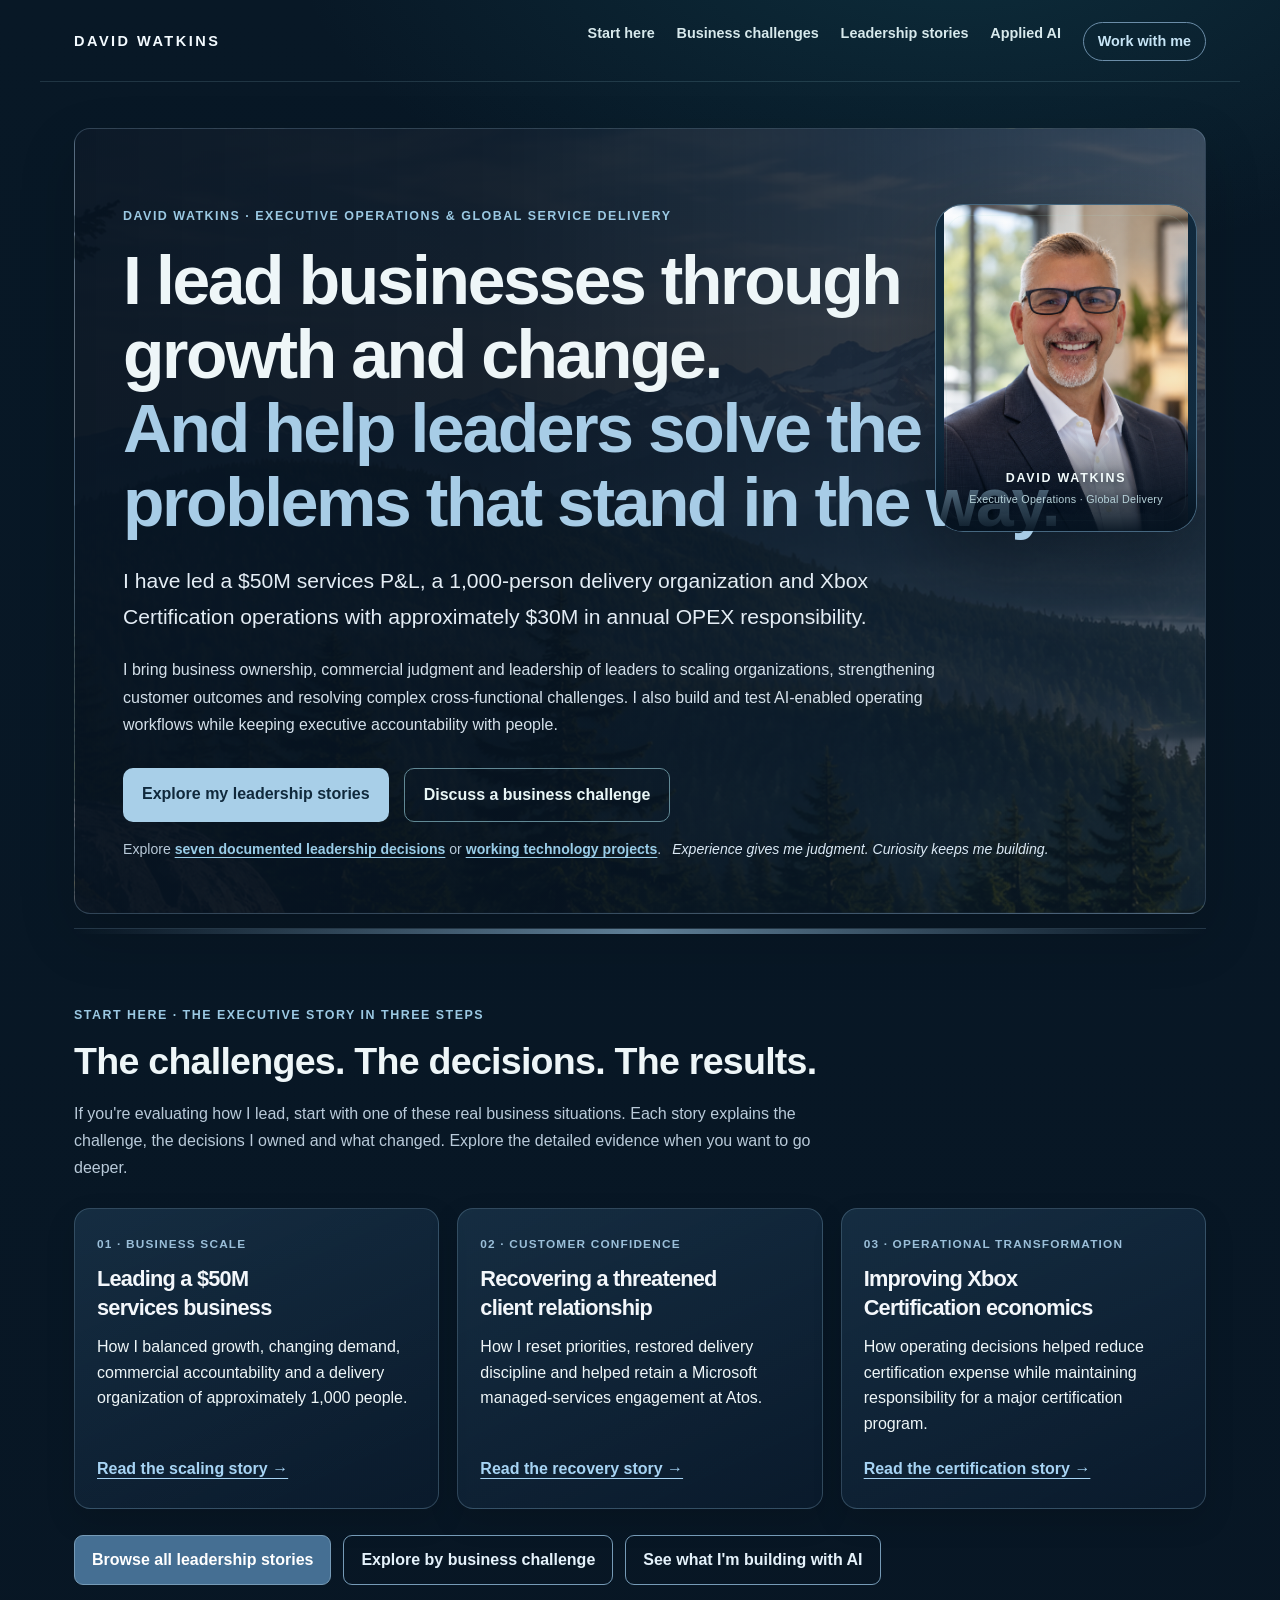
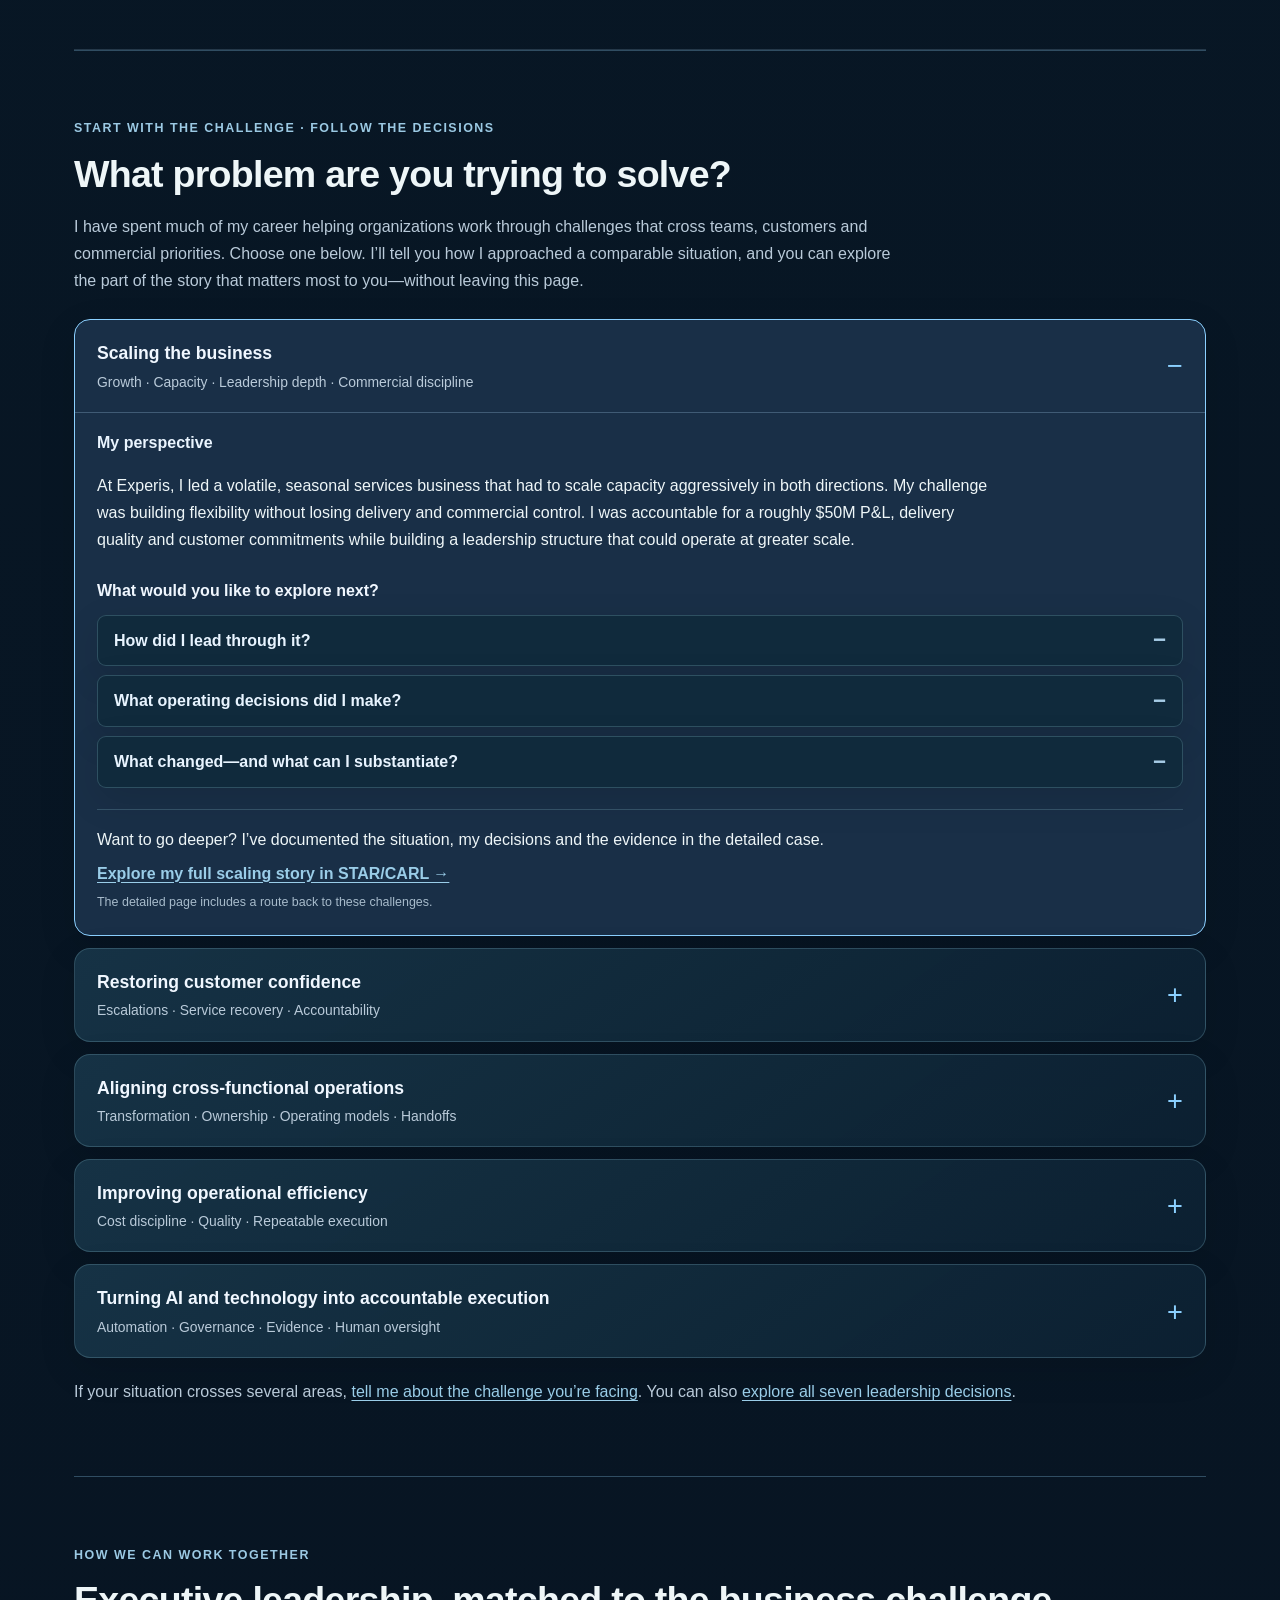
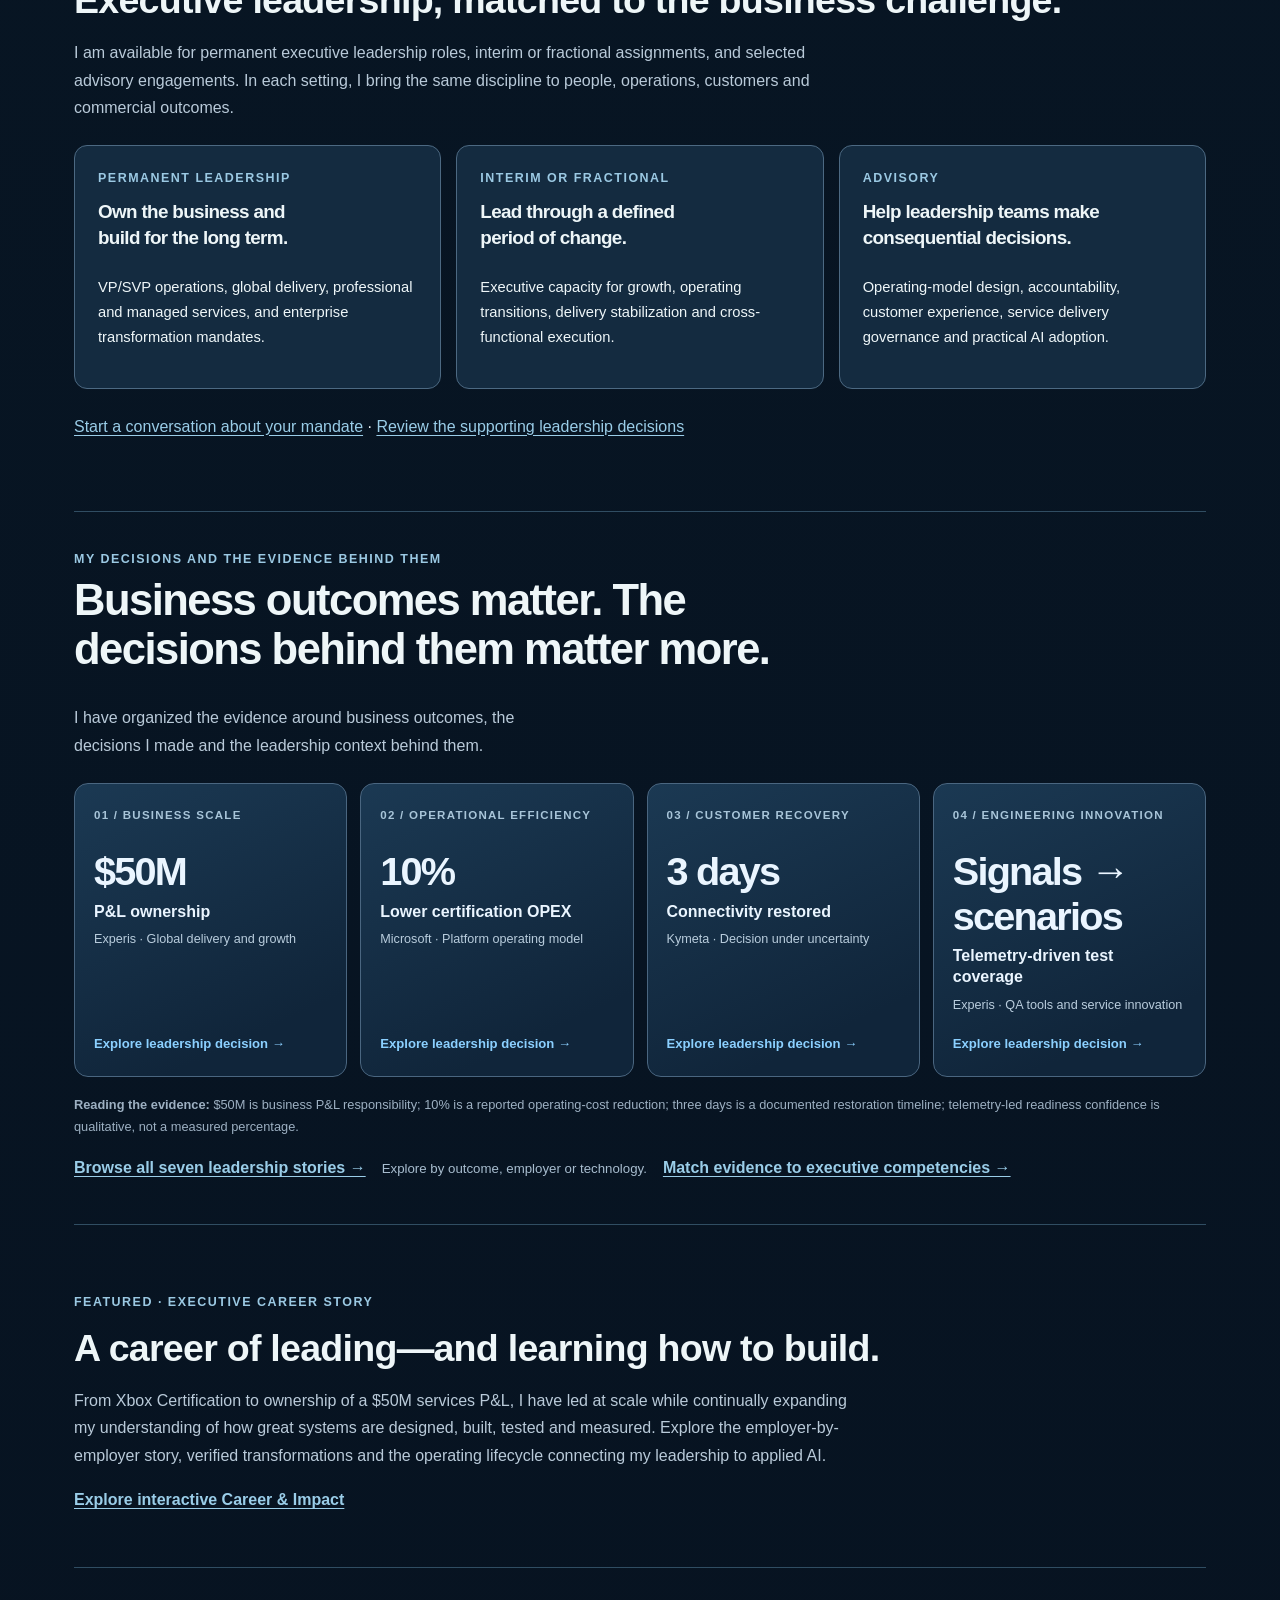
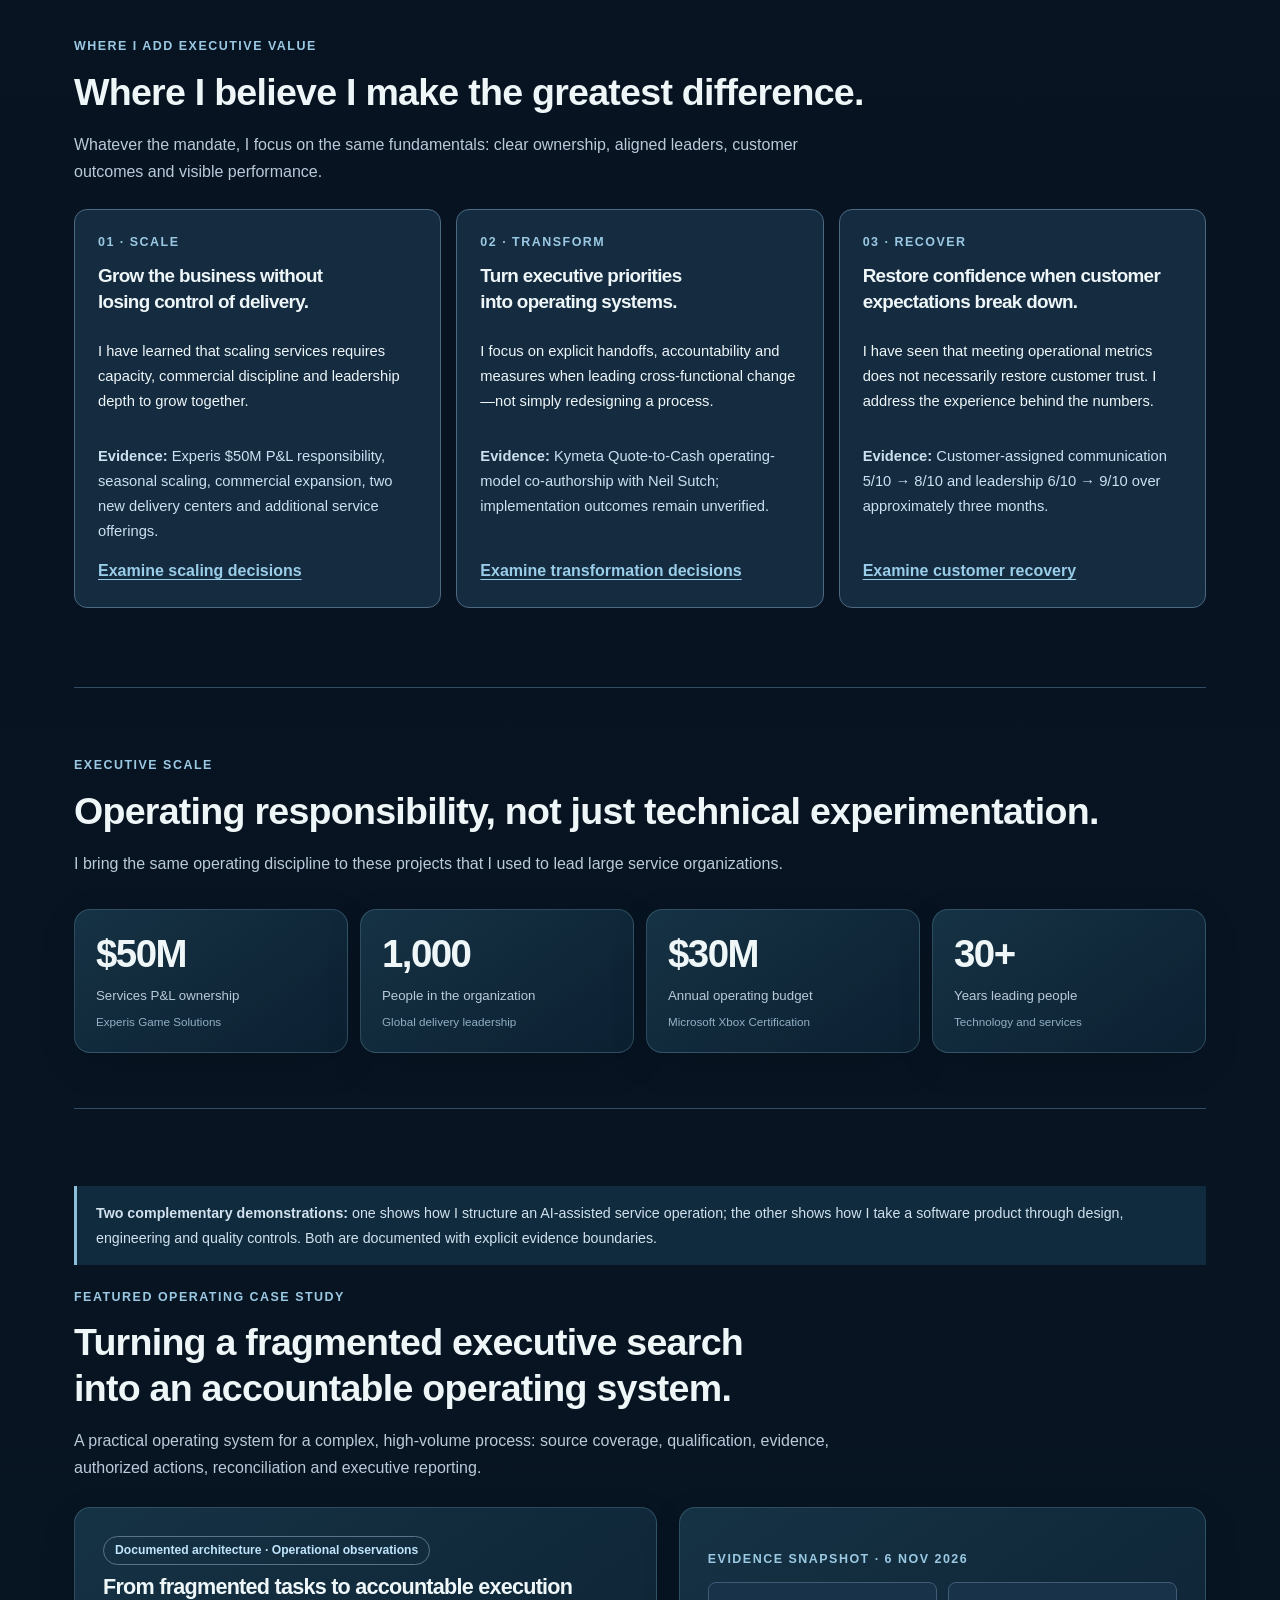
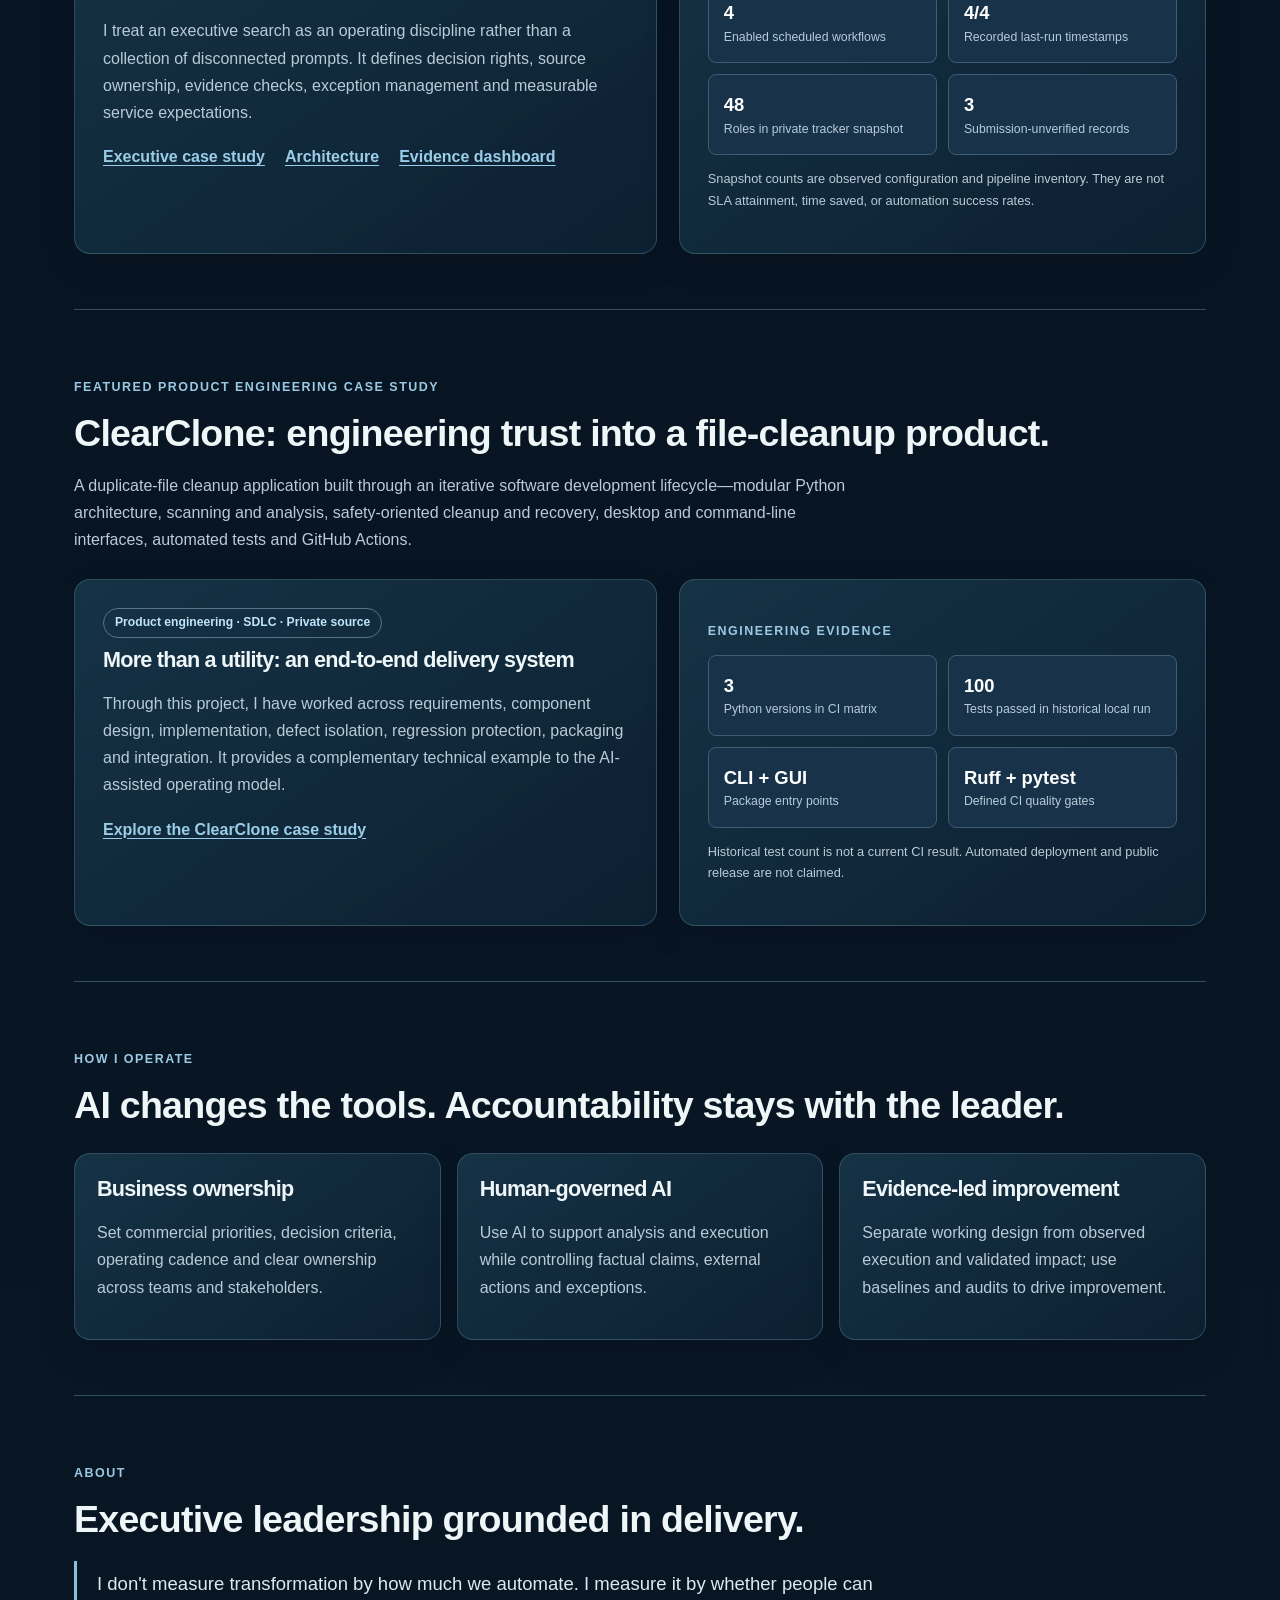
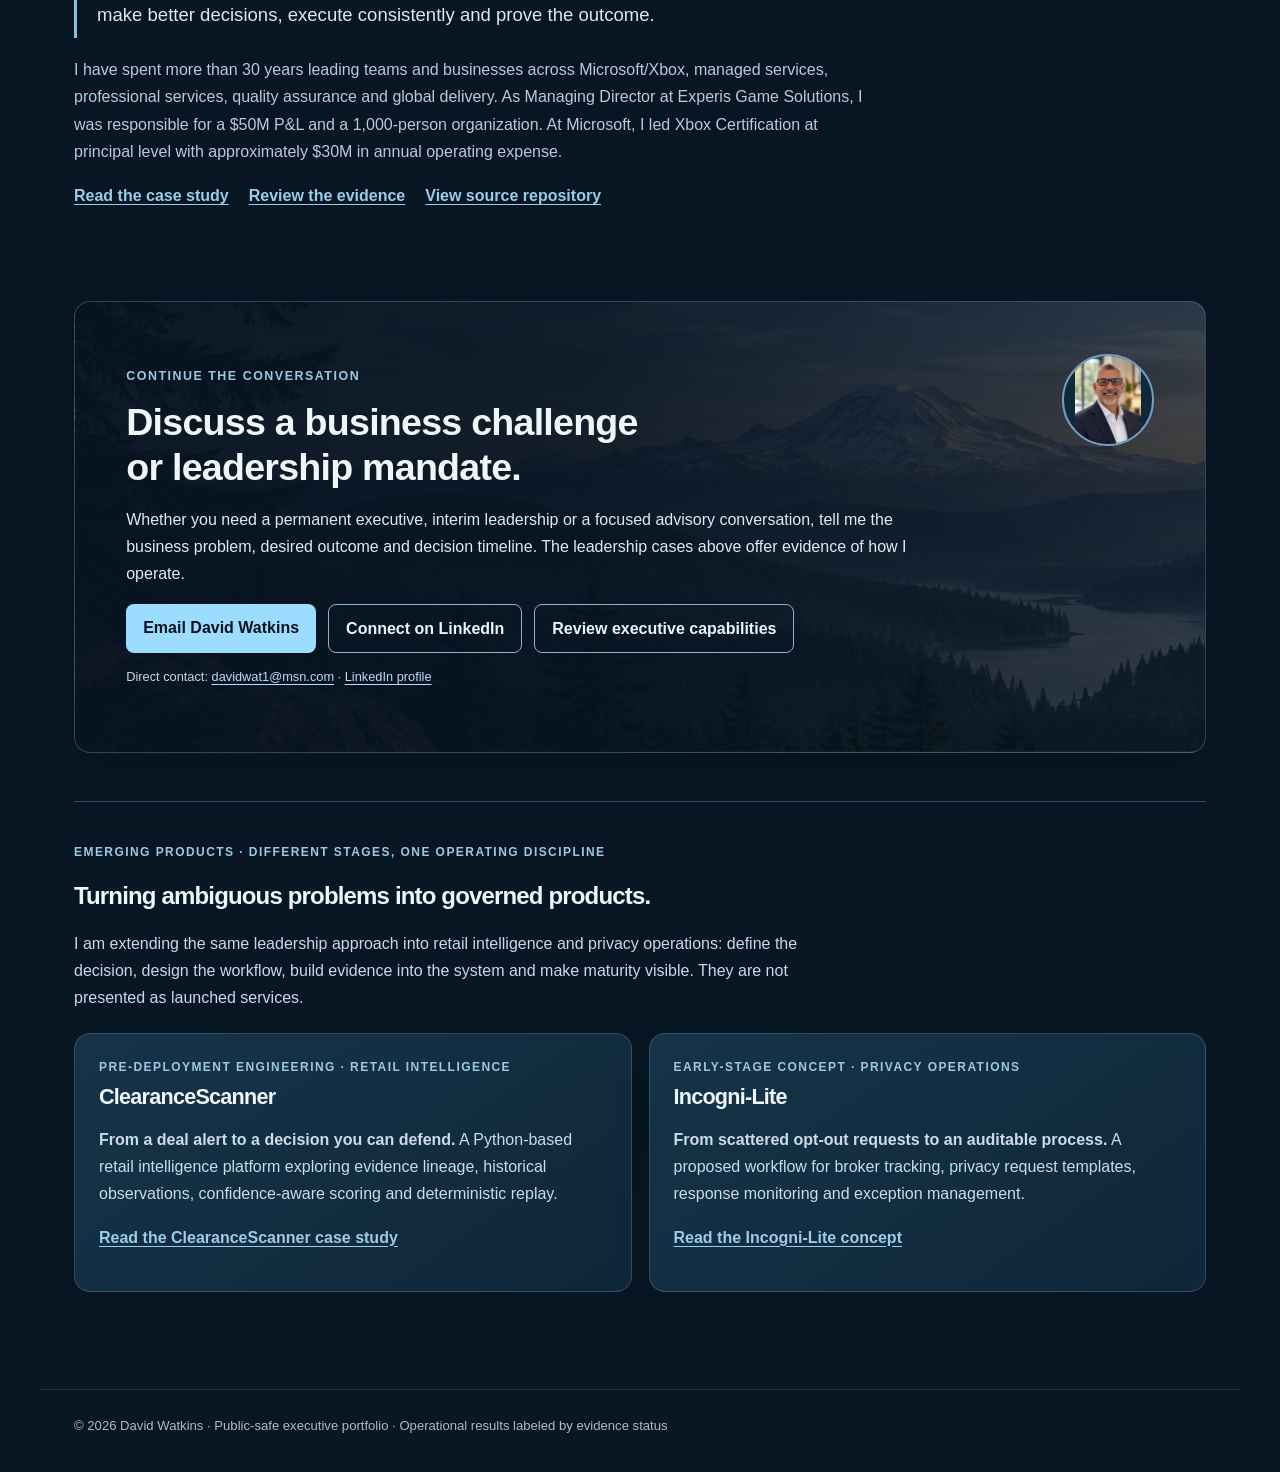
<file: index.html>
<!doctype html>
<html lang="en"><head><meta charset="utf-8"><meta name="viewport" content="width=device-width,initial-scale=1"><meta name="theme-color" content="#081321"><meta name="description" content="David Watkins | Executive leadership, global delivery, AI-enabled operating systems and accountable transformation."><title>David Watkins | Executive Operations & Applied AI</title>
<style>
:root{color-scheme:dark;--bg:#091321;--surface:#12243a;--surface2:#192f47;--ink:#edf5fc;--muted:#b9cad9;--accent:#8bd0ff;--line:#344a61;font-family:Arial,Helvetica,sans-serif}
*{box-sizing:border-box}html{scroll-behavior:smooth}body{margin:0;background:var(--bg);color:var(--ink);line-height:1.6}a{color:var(--accent)}a:focus-visible{outline:3px solid #fff;outline-offset:4px}header,main,footer{max-width:1160px;margin:auto;padding:24px 34px}header{display:flex;align-items:center;justify-content:space-between;border-bottom:1px solid var(--line)}.wordmark{font-size:.91rem;font-weight:800;letter-spacing:.13em}nav{display:flex;gap:24px;flex-wrap:wrap}nav a{color:#d7e6f2;text-decoration:none;font-size:.9rem}nav a:hover{text-decoration:underline}.hero{padding:74px 0 45px;position:relative;overflow:hidden}.hero:after{content:"";position:absolute;right:-130px;top:0;width:460px;height:460px;background:radial-gradient(circle,rgba(40,126,185,.16),transparent 67%);pointer-events:none}.eyebrow{color:var(--accent);font-size:.78rem;letter-spacing:.15em;text-transform:uppercase;font-weight:800}.hero h1{font-size:clamp(2.6rem,5.8vw,5rem);line-height:1.07;letter-spacing:-.035em;max-width:970px;margin:17px 0 24px}.hero h1 em{font-style:normal;color:var(--accent)}.lead{font-size:clamp(1.08rem,2vw,1.32rem);max-width:770px;color:#d0deea}.intro{max-width:810px;color:var(--muted)}.actions{display:flex;gap:15px;flex-wrap:wrap;margin-top:30px}.primary,.secondary{display:inline-block;text-decoration:none;border-radius:7px;padding:13px 19px;font-weight:700}.primary{background:var(--accent);color:#081321}.secondary{border:1px solid #7894ae;color:#dceaf5}.section{padding:44px 0;border-top:1px solid var(--line)}.section h2{font-size:clamp(1.65rem,3vw,2.35rem);line-height:1.2;margin:8px 0 15px;letter-spacing:-.02em}.section-intro{color:var(--muted);max-width:790px}.stats{display:grid;grid-template-columns:repeat(4,1fr);gap:12px;margin:32px 0 0}.stat{background:var(--surface);border:1px solid var(--line);padding:21px;border-radius:10px}.stat strong{display:block;font-size:clamp(1.55rem,3vw,2.45rem);line-height:1.2}.stat span{display:block;font-size:.83rem;color:var(--muted);margin-top:8px}.stat small{display:block;color:#91aec4;margin-top:6px;font-size:.73rem}.feature{display:grid;grid-template-columns:1.05fr .95fr;gap:22px;margin-top:26px}.panel{background:var(--surface);border:1px solid var(--line);border-radius:12px;padding:28px}.panel h3{font-size:1.35rem;line-height:1.25;margin:9px 0}.panel p,.panel li{color:var(--muted)}.tag{display:inline-block;border:1px solid #59738b;border-radius:40px;padding:4px 11px;color:#bfe4fb;font-size:.76rem;font-weight:700}.links{display:flex;gap:20px;flex-wrap:wrap;margin-top:18px}.links a{font-weight:700}.pipeline{display:grid;grid-template-columns:repeat(2,1fr);gap:11px}.pipeline div{border:1px solid #405b75;border-radius:8px;padding:15px;background:var(--surface2)}.pipeline b{display:block;font-size:1.15rem;color:#fff}.pipeline span{display:block;font-size:.77rem;color:var(--muted)}.cols{display:grid;grid-template-columns:repeat(3,1fr);gap:16px;margin-top:25px}.cols .panel{padding:22px}.cols h3{margin-top:0}.quote{border-left:3px solid var(--accent);padding:7px 0 7px 20px;font-size:1.16rem;color:#dce8f3;max-width:840px}.fine{color:#9db0c2;font-size:.8rem}footer{border-top:1px solid var(--line);color:#a7bbcb;font-size:.82rem;padding-top:25px;padding-bottom:36px}@media(max-width:760px){header{display:block;padding:18px 20px}nav{margin-top:12px;gap:15px}main,footer{padding-left:20px;padding-right:20px}.hero{padding-top:45px}.stats{grid-template-columns:repeat(2,1fr)}.feature,.cols{grid-template-columns:1fr}.panel{padding:20px}}@media(max-width:400px){.stats,.pipeline{grid-template-columns:1fr}}

/* Guided discovery: outcome-first, keyboard-accessible story routes */
.discovery{position:relative;padding:37px 0 43px;border-top:1px solid var(--line)}.discovery-head{display:flex;align-items:end;justify-content:space-between;gap:24px;flex-wrap:wrap}.discovery-head h2{font-size:clamp(1.8rem,3.4vw,2.75rem);line-height:1.13;margin:6px 0}.discovery-head p{max-width:510px;color:var(--muted);margin:0}.impact-grid{display:grid;grid-template-columns:repeat(4,minmax(0,1fr));gap:13px;margin-top:24px}.impact-link{position:relative;display:flex;flex-direction:column;min-height:235px;padding:22px 19px;background:linear-gradient(155deg,#1b3953,#10253a 80%);border:1px solid #4a6680;border-radius:14px;color:#eaf5ff;text-decoration:none;transition:transform .18s ease,border-color .18s ease,box-shadow .18s ease}.impact-link:hover{transform:translateY(-4px);border-color:#8bd0ff;box-shadow:0 14px 35px rgba(0,0,0,.25);color:#fff}.impact-link:focus-visible{outline:3px solid #8bd0ff;outline-offset:3px}.impact-kicker{color:#a8c5d9;font-size:.72rem;text-transform:uppercase;letter-spacing:.11em;font-weight:800}.impact-number{display:block;font-size:clamp(2rem,3.1vw,3.15rem);font-weight:800;letter-spacing:-.045em;line-height:1.12;margin:25px 0 8px}.impact-name{display:block;font-size:1rem;font-weight:800;line-height:1.3}.impact-context{display:block;color:#b9cddd;font-size:.79rem;margin-top:7px}.impact-open{margin-top:auto;padding-top:18px;font-size:.82rem;font-weight:800;color:#8bd0ff}.discovery-foot{display:flex;align-items:center;gap:16px;flex-wrap:wrap;margin-top:18px}.discovery-foot a{font-weight:800}.discovery-foot span{color:#a8bdcf;font-size:.83rem}@media(max-width:920px){.impact-grid{grid-template-columns:repeat(2,minmax(0,1fr))}.impact-link{min-height:200px}}@media(max-width:490px){.impact-grid{grid-template-columns:1fr}.impact-link{min-height:165px}.impact-number{margin:13px 0 8px}}@media(prefers-reduced-motion:reduce){.impact-link{transition:none}.impact-link:hover{transform:none}}
.hero-proof{font-size:.88rem;color:#b9cad9;margin:16px 0 0}.hero-proof a{font-weight:700}.hero-proof a:focus-visible{outline:3px solid #fff;outline-offset:3px}.hero-signature{display:inline-block;margin-left:7px;color:#dbe9f5;font-style:italic}.hero .lead{max-width:920px}.hero .intro{max-width:900px}.why-grid{display:grid;grid-template-columns:repeat(3,minmax(0,1fr));gap:15px;margin:24px 0}.why-card{padding:23px;background:#142b40;border:1px solid #4c6982;border-radius:13px;display:flex;flex-direction:column}.why-card h3{font-size:1.18rem;line-height:1.36;margin:10px 0}.why-card p{font-size:.92rem}.why-card .why-proof{color:#cce0ef}.why-card a{margin-top:auto;font-weight:800}.contact-section{border-top:1px solid #40576d;border-bottom:1px solid #40576d}.contact-actions{display:flex;gap:12px;flex-wrap:wrap}.contact-actions a{display:inline-block;text-decoration:none;padding:11px 17px;border-radius:8px;font-weight:800}.contact-actions .primary{background:#9cdcff;color:#091321}.contact-actions .secondary{border:1px solid #88b5d1;color:#e8f5ff}@media(max-width:800px){.why-grid{grid-template-columns:1fr}}@media(max-width:480px){.contact-actions{flex-direction:column}.contact-actions a{text-align:center}}
/* Problem-led executive discovery: native accessible disclosures, no scripting required */
.challenge-intro{max-width:830px;color:var(--muted)}.challenge-list{display:grid;gap:12px;margin-top:25px}.challenge-item{background:#142b40;border:1px solid #4c6982;border-radius:12px;overflow:hidden}.challenge-item[open]{border-color:#8bd0ff;background:#192f47}.challenge-item summary{cursor:pointer;list-style:none;padding:19px 22px;display:flex;align-items:center;gap:15px}.challenge-item summary::-webkit-details-marker{display:none}.challenge-item summary:focus-visible{outline:3px solid #fff;outline-offset:-4px}.challenge-label{flex:1;display:flex;flex-direction:column;gap:3px}.challenge-label strong{font-size:1.1rem;color:#f0f7ff}.challenge-label small{font-size:.87rem;color:#b9cad9}.challenge-item summary:after{content:"+";font-size:1.7rem;color:#8bd0ff;line-height:1}.challenge-item[open] summary:after{content:"−"}.challenge-body{padding:0 22px 22px;border-top:1px solid #405b75}.challenge-body p{max-width:900px}.challenge-body .challenge-outcome{color:#d7e9f5}.challenge-body a{font-weight:800}.challenge-prompt{font-weight:700;color:#eaf5ff}.challenge-footer{margin-top:20px;color:var(--muted)}

/* Guided narrative: one challenge, three optional in-place follow-ups */
.challenge-next{font-weight:800;color:#f0f7ff;margin:23px 0 11px}.challenge-paths{display:grid;gap:9px}.challenge-path{border:1px solid #526f89;border-radius:9px;background:#10263b}.challenge-path summary{padding:12px 16px;cursor:pointer;color:#e8f4ff;font-weight:700;list-style:none;display:flex;align-items:center;justify-content:space-between;gap:12px}.challenge-path summary::-webkit-details-marker{display:none}.challenge-path summary:after{content:"+";color:#8bd0ff;font-size:1.4rem}.challenge-path[open] summary:after{content:"−"}.challenge-path summary:focus-visible{outline:3px solid #fff;outline-offset:-3px}.challenge-path-answer{padding:0 16px 13px;border-top:1px solid #405b75}.challenge-path-answer p{margin-bottom:0;color:#d4e4f1}.challenge-deeper{border-top:1px solid #49627a;margin-top:21px;padding-top:12px}.challenge-deeper p{margin:4px 0 8px}.challenge-deeper a{font-weight:800}.challenge-return-note{display:block;color:#a7bbcb;font-size:.78rem;margin-top:7px}
</style><link rel="stylesheet" href="assets/portfolio-polish.css"></head>
<body><header><div class="wordmark">DAVID WATKINS</div><nav aria-label="Primary navigation"><a href="#start">Start here</a><a href="#challenges">Business challenges</a><a href="career.html#stories">Leadership stories</a><a href="#work">Applied AI</a><a class="nav-contact" href="#engage">Work with me</a></nav></header><main>
<section class="hero executive-hero"><div class="executive-identity executive-identity-photo"><img src="watkins%20executive%20headshot.png" alt="Professional portrait of David Watkins" width="480" height="600" decoding="async" fetchpriority="high"><span class="executive-identity-caption">DAVID WATKINS<br><small>Executive Operations · Global Delivery</small></span></div><p class="eyebrow">David Watkins · Executive operations &amp; global service delivery</p><h1>I lead businesses through growth and change.<br><em>And help leaders solve the problems that stand in the way.</em></h1><p class="lead">I have led a $50M services P&amp;L, a 1,000-person delivery organization and Xbox Certification operations with approximately $30M in annual OPEX responsibility.</p><p class="intro">I bring business ownership, commercial judgment and leadership of leaders to scaling organizations, strengthening customer outcomes and resolving complex cross-functional challenges. I also build and test AI-enabled operating workflows while keeping executive accountability with people.</p><div class="actions"><a class="primary" href="#start">Explore my leadership stories</a><a class="secondary" href="#connect">Discuss a business challenge</a></div><p class="hero-proof">Explore <a href="career.html#stories">seven documented leadership decisions</a> or <a href="#work">working technology projects</a>. <span class="hero-signature">Experience gives me judgment. Curiosity keeps me building.</span></p></section>
<section class="section story-journey" id="start" aria-labelledby="journey-title"><p class="eyebrow">Start here · The executive story in three steps</p><h2 id="journey-title">The challenges. The decisions. The results.</h2><p class="section-intro">If you're evaluating how I lead, start with one of these real business situations. Each story explains the challenge, the decisions I owned and what changed. Explore the detailed evidence when you want to go deeper.</p><div class="journey-grid"><article class="journey-card"><span class="journey-number">01 · Business scale</span><h3>Leading a $50M services business</h3><p>How I balanced growth, changing demand, commercial accountability and a delivery organization of approximately 1,000 people.</p><a href="career.html#story-scale">Read the scaling story →</a></article><article class="journey-card"><span class="journey-number">02 · Customer confidence</span><h3>Recovering a threatened client relationship</h3><p>How I reset priorities, restored delivery discipline and helped retain a Microsoft managed-services engagement at Atos.</p><a href="career.html#atos-recovery">Read the recovery story →</a></article><article class="journey-card"><span class="journey-number">03 · Operational transformation</span><h3>Improving Xbox Certification economics</h3><p>How operating decisions helped reduce certification expense while maintaining responsibility for a major certification program.</p><a href="career.html#story-certification">Read the certification story →</a></article></div><div class="journey-next"><a class="primary" href="career.html#stories">Browse all leadership stories</a><a class="secondary" href="#challenges">Explore by business challenge</a><a class="secondary" href="#work">See what I'm building with AI</a></div></section>
<section class="section" id="challenges" aria-labelledby="challenges-title"><p class="eyebrow">Start with the challenge · Follow the decisions</p><h2 id="challenges-title">What problem are you trying to solve?</h2><p class="challenge-intro">I have spent much of my career helping organizations work through challenges that cross teams, customers and commercial priorities. Choose one below. I’ll tell you how I approached a comparable situation, and you can explore the part of the story that matters most to you—without leaving this page.</p><div class="challenge-list"><details class="challenge-item" open><summary><span class="challenge-label"><strong>Scaling the business</strong><small>Growth · Capacity · Leadership depth · Commercial discipline</small></span></summary><div class="challenge-body"><p class="challenge-prompt">My perspective</p><p>At Experis, I led a volatile, seasonal services business that had to scale capacity aggressively in both directions. My challenge was building flexibility without losing delivery and commercial control. I was accountable for a roughly $50M P&amp;L, delivery quality and customer commitments while building a leadership structure that could operate at greater scale.</p><p class="challenge-next">What would you like to explore next?</p><div class="challenge-paths"><details class="challenge-path"><summary>How did I lead through it?</summary><div class="challenge-path-answer"><p>I led through eight senior leaders rather than pulling every decision upward. I set the business's delivery goals and expectations, established clear accountability, and used recurring operating reviews to keep everyone aligned. That gave my leaders the authority to make decisions while remaining accountable for the results.</p></div></details><details class="challenge-path"><summary>What operating decisions did I make?</summary><div class="challenge-path-answer"><p>I used biweekly workforce forecasting and monthly and quarterly business reviews to connect client demand, capacity planning, delivery risks and commercial commitments.</p></div></details><details class="challenge-path"><summary>What changed—and what can I substantiate?</summary><div class="challenge-path-answer"><p>I led an organization of approximately 1,000 people at scale, helped launch delivery centers in Milwaukee and Budapest, added Meta as a client, negotiated an exclusive services arrangement with Amazon, and expanded compatibility testing, data analytics and telemetry, and mobile game testing readiness services. Headcount varied with seasonal demand.</p></div></details></div><div class="challenge-deeper"><p>Want to go deeper? I’ve documented the situation, my decisions and the evidence in the detailed case.</p><a href="career.html#story-scale">Explore my full scaling story in STAR/CARL →</a><span class="challenge-return-note">The detailed page includes a route back to these challenges.</span></div></div></details><details class="challenge-item"><summary><span class="challenge-label"><strong>Restoring customer confidence</strong><small>Escalations · Service recovery · Accountability</small></span></summary><div class="challenge-body"><p class="challenge-prompt">My perspective</p><p>At Experis, I faced a situation where most delivery KPIs were being met, but the customer was dissatisfied. Unannounced resource changes and unclear expectations of customer-facing roles had damaged trust. I needed to address the experience behind the metrics.</p><p class="challenge-next">What would you like to explore next?</p><div class="challenge-paths"><details class="challenge-path"><summary>How did I lead through it?</summary><div class="challenge-path-answer"><p>I personally led a formal corrective action plan. I made it clear that customer confidence was a leadership responsibility, not simply a reporting issue.</p></div></details><details class="challenge-path"><summary>What operating decisions did I make?</summary><div class="challenge-path-answer"><p>I introduced advance discussions about proposed resource changes, clarified customer-facing role expectations and strengthened incident tracking and reporting.</p></div></details><details class="challenge-path"><summary>What changed—and what can I substantiate?</summary><div class="challenge-path-answer"><p>Over approximately three months, customer-assigned communication ratings improved from 5/10 to 8/10 and leadership ratings from 6/10 to 9/10. These were two specific rating dimensions, not an overall CSAT index.</p></div></details></div><div class="challenge-deeper"><p>Want to go deeper? I’ve documented the situation, my decisions and the evidence in the detailed case.</p><a href="career.html#story-recovery">Explore my customer recovery story in STAR/CARL →</a><p class="challenge-alternative">A different kind of recovery: <a href="career.html#atos-recovery">how I helped retain a threatened Microsoft IAM managed-services account at Atos →</a></p><span class="challenge-return-note">The detailed page includes a route back to these challenges.</span></div></div></details><details class="challenge-item"><summary><span class="challenge-label"><strong>Aligning cross-functional operations</strong><small>Transformation · Ownership · Operating models · Handoffs</small></span></summary><div class="challenge-body"><p class="challenge-prompt">My perspective</p><p>At Kymeta, I worked on a challenge that crossed organizational boundaries: connecting commercial activity to customer delivery. As Chief of Staff to the GM, I helped translate an end-to-end business problem into a clearer operating model.</p><p class="challenge-next">What would you like to explore next?</p><div class="challenge-paths"><details class="challenge-path"><summary>How did I lead through it?</summary><div class="challenge-path-answer"><p>Neil Sutch and I jointly drove and co-authored the Quote-to-Cash initiative. I approached the work as a shared executive responsibility rather than a problem any one function could solve alone.</p></div></details><details class="challenge-path"><summary>What operating decisions did I make?</summary><div class="challenge-path-answer"><p>We focused on process ownership, handoffs and measures across the customer lifecycle. I also co-authored the Customer Success model, including KPIs, SLAs and feedback mechanisms.</p></div></details><details class="challenge-path"><summary>What changed—and what can I substantiate?</summary><div class="challenge-path-answer"><p>Neil Sutch and I co-authored the Quote-to-Cash operating model, defining the approach to ownership and cross-functional handoffs.</p></div></details></div><div class="challenge-deeper"><p>Want to go deeper? I’ve documented the situation, my decisions and the evidence in the detailed case.</p><a href="career.html#story-quote-to-cash">Explore my Quote-to-Cash story in STAR/CARL →</a><span class="challenge-return-note">The detailed page includes a route back to these challenges.</span></div></div></details><details class="challenge-item"><summary><span class="challenge-label"><strong>Improving operational efficiency</strong><small>Cost discipline · Quality · Repeatable execution</small></span></summary><div class="challenge-body"><p class="challenge-prompt">My perspective</p><p>At Microsoft, I led Xbox Certification at Principal level, with approximately $30M in annual operating expense and more than 1,000 submissions annually. The challenge was to improve the operating model while maintaining the quality and predictability expected of a platform certification service.</p><p class="challenge-next">What would you like to explore next?</p><div class="challenge-paths"><details class="challenge-path"><summary>How did I lead through it?</summary><div class="challenge-path-answer"><p>I treated certification as a service operation with accountability for stakeholders, capacity, quality and managed-service partners—not simply a technical test function.</p></div></details><details class="challenge-path"><summary>What operating decisions did I make?</summary><div class="challenge-path-answer"><p>I worked on the Premium Certification model, aligning service delivery and process decisions around a more efficient approach to certification.</p></div></details><details class="challenge-path"><summary>What changed—and what can I substantiate?</summary><div class="challenge-path-answer"><p>The Premium Certification model delivered a reported approximately 10% reduction in certification operating expense.</p></div></details></div><div class="challenge-deeper"><p>Want to go deeper? I’ve documented the situation, my decisions and the evidence in the detailed case.</p><a href="career.html#story-certification">Explore my certification story in STAR/CARL →</a><span class="challenge-return-note">The detailed page includes a route back to these challenges.</span></div></div></details><details class="challenge-item"><summary><span class="challenge-label"><strong>Turning AI and technology into accountable execution</strong><small>Automation · Governance · Evidence · Human oversight</small></span></summary><div class="challenge-body"><p class="challenge-prompt">My perspective</p><p>I see AI as a way to improve how work is performed, but only when the underlying process is clear. In my own projects, I have been applying the disciplines I used in services leadership to workflows that combine automation, software engineering and human decisions.</p><p class="challenge-next">What would you like to explore next?</p><div class="challenge-paths"><details class="challenge-path"><summary>How did I lead through it?</summary><div class="challenge-path-answer"><p>I define decision rights, approval boundaries and exception ownership before treating an automated step as reliable. I remain accountable for consequential decisions and factual claims.</p></div></details><details class="challenge-path"><summary>What operating decisions did I make?</summary><div class="challenge-path-answer"><p>I structure intake, qualification, evidence checks, governed action, reconciliation and reporting as a repeatable operating process. I also use testing and quality gates in software projects.</p></div></details><details class="challenge-path"><summary>What changed—and what can I substantiate?</summary><div class="challenge-path-answer"><p>My current work includes workflow designs, operating controls and technical projects that I am actively developing and evaluating.</p></div></details></div><div class="challenge-deeper"><p>Want to go deeper? I’ve documented the situation, my decisions and the evidence in the detailed case.</p><a href="case-studies/agentic-job-search.html">Explore my AI-assisted operations case study →</a><span class="challenge-return-note">The detailed page includes a route back to these challenges.</span></div></div></details></div><p class="challenge-footer">If your situation crosses several areas, <a href="#connect">tell me about the challenge you’re facing</a>. You can also <a href="career.html#stories">explore all seven leadership decisions</a>.</p></section>
<section class="section engagement-section" id="engage" aria-labelledby="engage-title"><p class="eyebrow">How we can work together</p><h2 id="engage-title">Executive leadership, matched to the business challenge.</h2><p class="section-intro">I am available for permanent executive leadership roles, interim or fractional assignments, and selected advisory engagements. In each setting, I bring the same discipline to people, operations, customers and commercial outcomes.</p><div class="why-grid"><article class="why-card"><span class="eyebrow">Permanent leadership</span><h3>Own the business and build for the long term.</h3><p>VP/SVP operations, global delivery, professional and managed services, and enterprise transformation mandates.</p></article><article class="why-card"><span class="eyebrow">Interim or fractional</span><h3>Lead through a defined period of change.</h3><p>Executive capacity for growth, operating transitions, delivery stabilization and cross-functional execution.</p></article><article class="why-card"><span class="eyebrow">Advisory</span><h3>Help leadership teams make consequential decisions.</h3><p>Operating-model design, accountability, customer experience, service delivery governance and practical AI adoption.</p></article></div><p><a href="#connect">Start a conversation about your mandate</a> · <a href="career.html#stories">Review the supporting leadership decisions</a></p></section>
<section class="discovery" id="explore" aria-labelledby="discovery-title"><div class="discovery-head"><div><p class="eyebrow">My decisions and the evidence behind them</p><h2 id="discovery-title">Business outcomes matter. The decisions behind them matter more.</h2></div><p>I have organized the evidence around business outcomes, the decisions I made and the leadership context behind them.</p></div><div class="impact-grid"><a class="impact-link" href="career.html#story-scale"><span class="impact-kicker">01 / Business scale</span><strong class="impact-number">$50M</strong><span class="impact-name">P&amp;L ownership</span><span class="impact-context">Experis · Global delivery and growth</span><span class="impact-open">Explore leadership decision →</span></a><a class="impact-link" href="career.html#story-certification"><span class="impact-kicker">02 / Operational efficiency</span><strong class="impact-number">10%</strong><span class="impact-name">Lower certification OPEX</span><span class="impact-context">Microsoft · Platform operating model</span><span class="impact-open">Explore leadership decision →</span></a><a class="impact-link" href="career.html#story-maritime"><span class="impact-kicker">03 / Customer recovery</span><strong class="impact-number">3 days</strong><span class="impact-name">Connectivity restored</span><span class="impact-context">Kymeta · Decision under uncertainty</span><span class="impact-open">Explore leadership decision →</span></a><a class="impact-link" href="career.html#story-telemetry"><span class="impact-kicker">04 / Engineering innovation</span><strong class="impact-number">Signals → scenarios</strong><span class="impact-name">Telemetry-driven test coverage</span><span class="impact-context">Experis · QA tools and service innovation</span><span class="impact-open">Explore leadership decision →</span></a></div><p class="fine" style="margin-top:17px"><strong>Reading the evidence:</strong> $50M is business P&amp;L responsibility; 10% is a reported operating-cost reduction; three days is a documented restoration timeline; telemetry-led readiness confidence is qualitative, not a measured percentage.</p><div class="discovery-foot"><a href="career.html#stories">Browse all seven leadership stories →</a><span>Explore by outcome, employer or technology.</span><a href="career.html#competencies">Match evidence to executive competencies →</a></div></section><section class="section" aria-labelledby="career-feature"><p class="eyebrow">Featured · Executive career story</p><h2 id="career-feature">A career of leading—and learning how to build.</h2><p class="section-intro">From Xbox Certification to ownership of a $50M services P&amp;L, I have led at scale while continually expanding my understanding of how great systems are designed, built, tested and measured. Explore the employer-by-employer story, verified transformations and the operating lifecycle connecting my leadership to applied AI.</p><div class="links"><a href="career.html">Explore interactive Career &amp; Impact</a></div></section><section class="section" id="why"><p class="eyebrow">Where I add executive value</p><h2>Where I believe I make the greatest difference.</h2><p class="section-intro">Whatever the mandate, I focus on the same fundamentals: clear ownership, aligned leaders, customer outcomes and visible performance.</p><div class="why-grid"><article class="why-card"><span class="eyebrow">01 · Scale</span><h3>Grow the business without losing control of delivery.</h3><p>I have learned that scaling services requires capacity, commercial discipline and leadership depth to grow together.</p><p class="why-proof"><strong>Evidence:</strong> Experis $50M P&amp;L responsibility, seasonal scaling, commercial expansion, two new delivery centers and additional service offerings.</p><a href="career.html#story-scale">Examine scaling decisions</a></article><article class="why-card"><span class="eyebrow">02 · Transform</span><h3>Turn executive priorities into operating systems.</h3><p>I focus on explicit handoffs, accountability and measures when leading cross-functional change—not simply redesigning a process.</p><p class="why-proof"><strong>Evidence:</strong> Kymeta Quote-to-Cash operating-model co-authorship with Neil Sutch; implementation outcomes remain unverified.</p><a href="career.html#story-quote-to-cash">Examine transformation decisions</a></article><article class="why-card"><span class="eyebrow">03 · Recover</span><h3>Restore confidence when customer expectations break down.</h3><p>I have seen that meeting operational metrics does not necessarily restore customer trust. I address the experience behind the numbers.</p><p class="why-proof"><strong>Evidence:</strong> Customer-assigned communication 5/10 → 8/10 and leadership 6/10 → 9/10 over approximately three months.</p><a href="career.html#story-recovery">Examine customer recovery</a></article></div></section><section class="section" id="leadership"><p class="eyebrow">Executive scale</p><h2>Operating responsibility, not just technical experimentation.</h2><p class="section-intro">I bring the same operating discipline to these projects that I used to lead large service organizations.</p><div class="stats"><div class="stat"><strong>$50M</strong><span>Services P&amp;L ownership</span><small>Experis Game Solutions</small></div><div class="stat"><strong>1,000</strong><span>People in the organization</span><small>Global delivery leadership</small></div><div class="stat"><strong>$30M</strong><span>Annual operating budget</span><small>Microsoft Xbox Certification</small></div><div class="stat"><strong>30+</strong><span>Years leading people</span><small>Technology and services</small></div></div></section>
<section class="section" id="work"><p class="evidence-note"><strong>Two complementary demonstrations:</strong> one shows how I structure an AI-assisted service operation; the other shows how I take a software product through design, engineering and quality controls. Both are documented with explicit evidence boundaries.</p><p class="eyebrow">Featured operating case study</p><h2>Turning a fragmented executive search into an accountable operating system.</h2><p class="section-intro">A practical operating system for a complex, high-volume process: source coverage, qualification, evidence, authorized actions, reconciliation and executive reporting.</p><div class="feature"><article class="panel"><span class="tag">Documented architecture · Operational observations</span><h3>From fragmented tasks to accountable execution</h3><p>I treat an executive search as an operating discipline rather than a collection of disconnected prompts. It defines decision rights, source ownership, evidence checks, exception management and measurable service expectations.</p><div class="links"><a href="case-studies/agentic-job-search.html">Executive case study</a><a href="docs/ARCHITECTURE.md">Architecture</a><a href="docs/operational-evidence.html">Evidence dashboard</a></div></article><aside class="panel"><p class="eyebrow">Evidence snapshot · 6 Nov 2026</p><div class="pipeline"><div><b>4</b><span>Enabled scheduled workflows</span></div><div><b>4/4</b><span>Recorded last-run timestamps</span></div><div><b>48</b><span>Roles in private tracker snapshot</span></div><div><b>3</b><span>Submission-unverified records</span></div></div><p class="fine">Snapshot counts are observed configuration and pipeline inventory. They are not SLA attainment, time saved, or automation success rates.</p></aside></div></section>
<section class="section" id="clearclone"><p class="eyebrow">Featured product engineering case study</p><h2>ClearClone: engineering trust into a file-cleanup product.</h2><p class="section-intro">A duplicate-file cleanup application built through an iterative software development lifecycle—modular Python architecture, scanning and analysis, safety-oriented cleanup and recovery, desktop and command-line interfaces, automated tests and GitHub Actions.</p><div class="feature"><article class="panel"><span class="tag">Product engineering · SDLC · Private source</span><h3>More than a utility: an end-to-end delivery system</h3><p>Through this project, I have worked across requirements, component design, implementation, defect isolation, regression protection, packaging and integration. It provides a complementary technical example to the AI-assisted operating model.</p><div class="links"><a href="case-studies/clearclone-product-engineering.html">Explore the ClearClone case study</a></div></article><aside class="panel"><p class="eyebrow">Engineering evidence</p><div class="pipeline"><div><b>3</b><span>Python versions in CI matrix</span></div><div><b>100</b><span>Tests passed in historical local run</span></div><div><b>CLI + GUI</b><span>Package entry points</span></div><div><b>Ruff + pytest</b><span>Defined CI quality gates</span></div></div><p class="fine">Historical test count is not a current CI result. Automated deployment and public release are not claimed.</p></aside></div></section><section class="section" id="governance"><p class="eyebrow">How I operate</p><h2>AI changes the tools. Accountability stays with the leader.</h2><div class="cols"><article class="panel"><h3>Business ownership</h3><p>Set commercial priorities, decision criteria, operating cadence and clear ownership across teams and stakeholders.</p></article><article class="panel"><h3>Human-governed AI</h3><p>Use AI to support analysis and execution while controlling factual claims, external actions and exceptions.</p></article><article class="panel"><h3>Evidence-led improvement</h3><p>Separate working design from observed execution and validated impact; use baselines and audits to drive improvement.</p></article></div></section>
<section class="section" id="about"><p class="eyebrow">About</p><h2>Executive leadership grounded in delivery.</h2><p class="quote">I don't measure transformation by how much we automate. I measure it by whether people can make better decisions, execute consistently and prove the outcome.</p><p class="section-intro">I have spent more than 30 years leading teams and businesses across Microsoft/Xbox, managed services, professional services, quality assurance and global delivery. As Managing Director at Experis Game Solutions, I was responsible for a $50M P&amp;L and a 1,000-person organization. At Microsoft, I led Xbox Certification at principal level with approximately $30M in annual operating expense.</p><div class="links"><a href="case-studies/agentic-job-search.html">Read the case study</a><a href="docs/operational-evidence.html">Review the evidence</a><a href="https://github.com/davidwat1/ai-operations-portfolio">View source repository</a></div></section>
<section class="section contact-section" id="connect"><img class="contact-portrait" src="watkins%20executive%20headshot.png" alt="David Watkins" width="92" height="92" loading="lazy" decoding="async"><p class="eyebrow">Continue the conversation</p><h2>Discuss a business challenge or leadership mandate.</h2><p class="section-intro">Whether you need a permanent executive, interim leadership or a focused advisory conversation, tell me the business problem, desired outcome and decision timeline. The leadership cases above offer evidence of how I operate.</p><div class="contact-actions"><a class="primary" href="mailto:davidwat1@msn.com?subject=Executive%20leadership%20or%20advisory%20inquiry">Email David Watkins</a><a class="secondary" href="https://www.linkedin.com/in/davidwat1/" rel="me">Connect on LinkedIn</a><a class="secondary" href="career.html#competencies">Review executive capabilities</a></div><p class="fine">Direct contact: <a href="mailto:davidwat1@msn.com">davidwat1@msn.com</a> · <a href="https://www.linkedin.com/in/davidwat1/" rel="me">LinkedIn profile</a></p></section><section id="emerging" class="project-collection" aria-labelledby="emerging-title"><p class="story-kicker">Emerging products · Different stages, one operating discipline</p><h2 id="emerging-title">Turning ambiguous problems into governed products.</h2><p class="collection-lead">I am extending the same leadership approach into retail intelligence and privacy operations: define the decision, design the workflow, build evidence into the system and make maturity visible. They are not presented as launched services.</p><div class="project-grid"><article class="project-card"><span class="project-stage">Pre-deployment engineering · Retail intelligence</span><h3>ClearanceScanner</h3><p><strong>From a deal alert to a decision you can defend.</strong> A Python-based retail intelligence platform exploring evidence lineage, historical observations, confidence-aware scoring and deterministic replay.</p><p><a href="case-studies/clearance-scanner.html">Read the ClearanceScanner case study</a></p></article><article class="project-card"><span class="project-stage">Early-stage concept · Privacy operations</span><h3>Incogni-Lite</h3><p><strong>From scattered opt-out requests to an auditable process.</strong> A proposed workflow for broker tracking, privacy request templates, response monitoring and exception management.</p><p><a href="case-studies/incogni-lite.html">Read the Incogni-Lite concept</a></p></article></div></section></main><footer>© 2026 David Watkins · Public-safe executive portfolio · Operational results labeled by evidence status</footer></body></html>
</file>
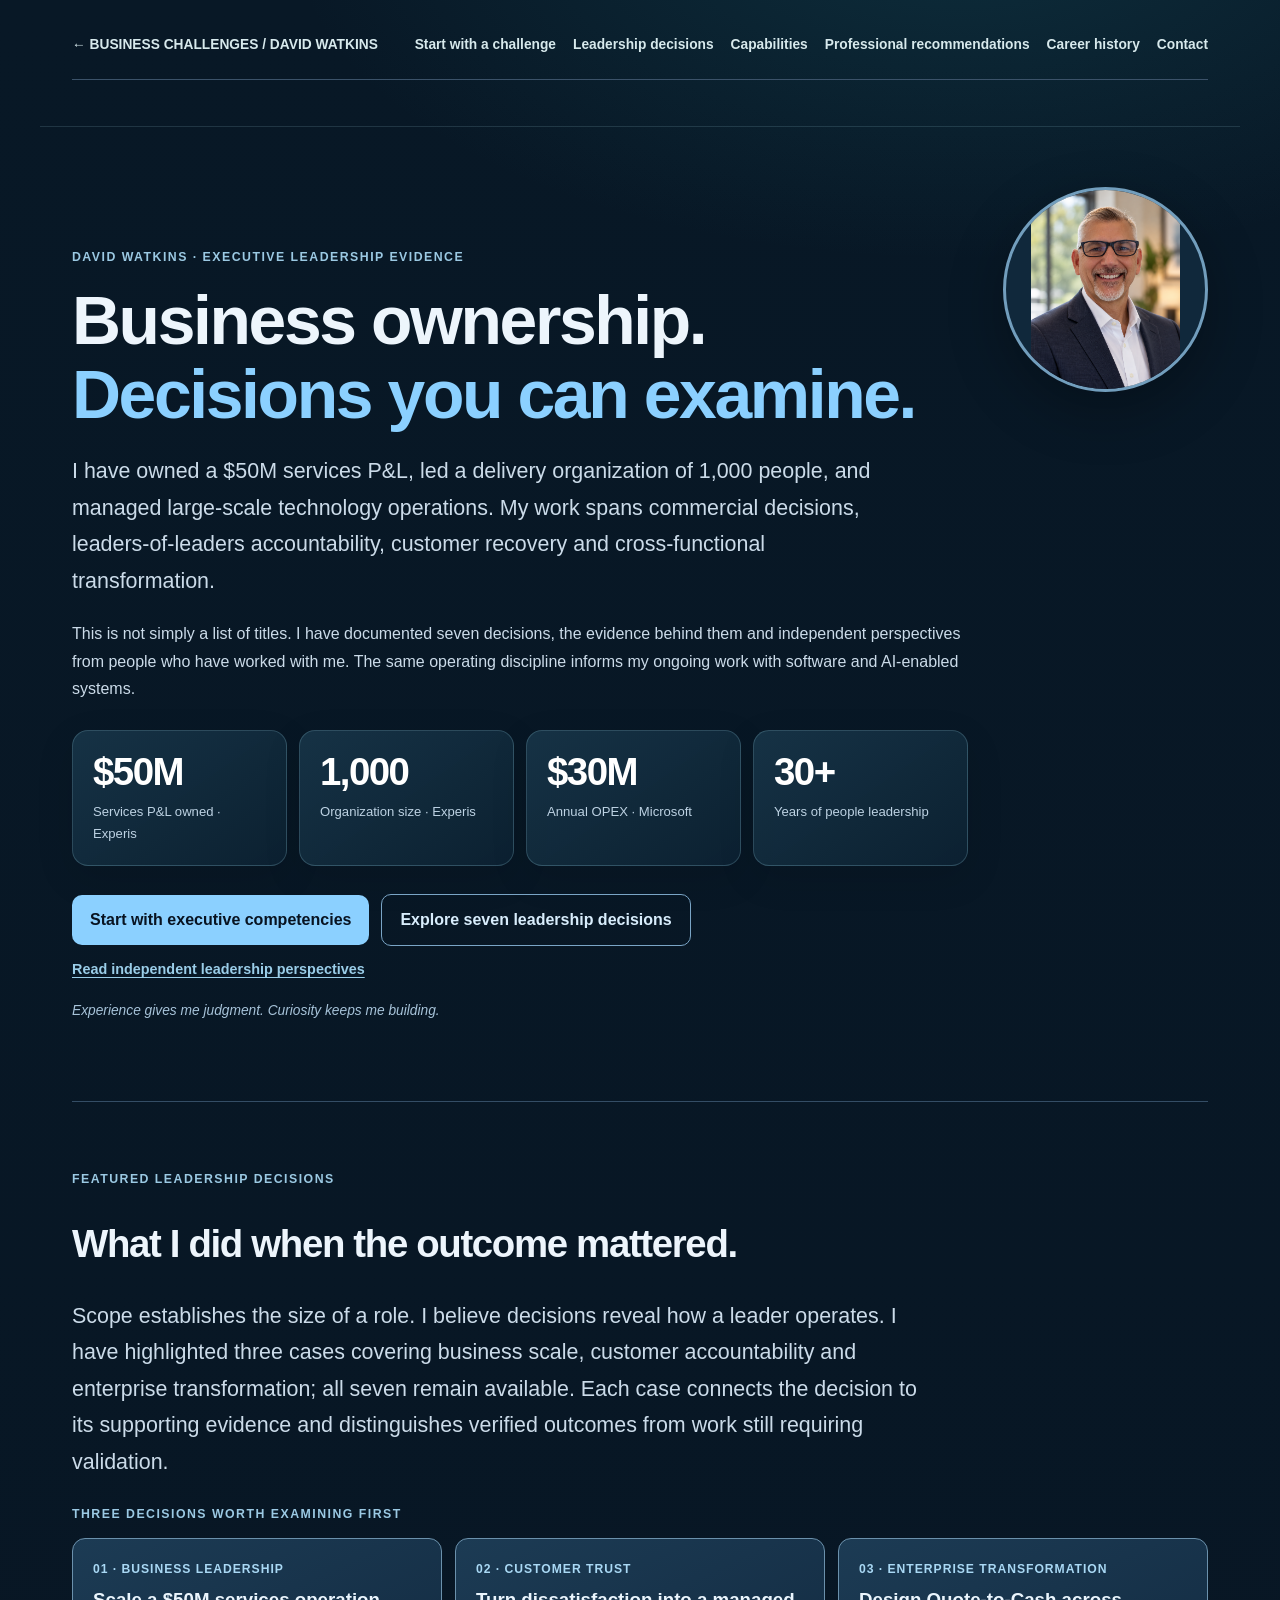
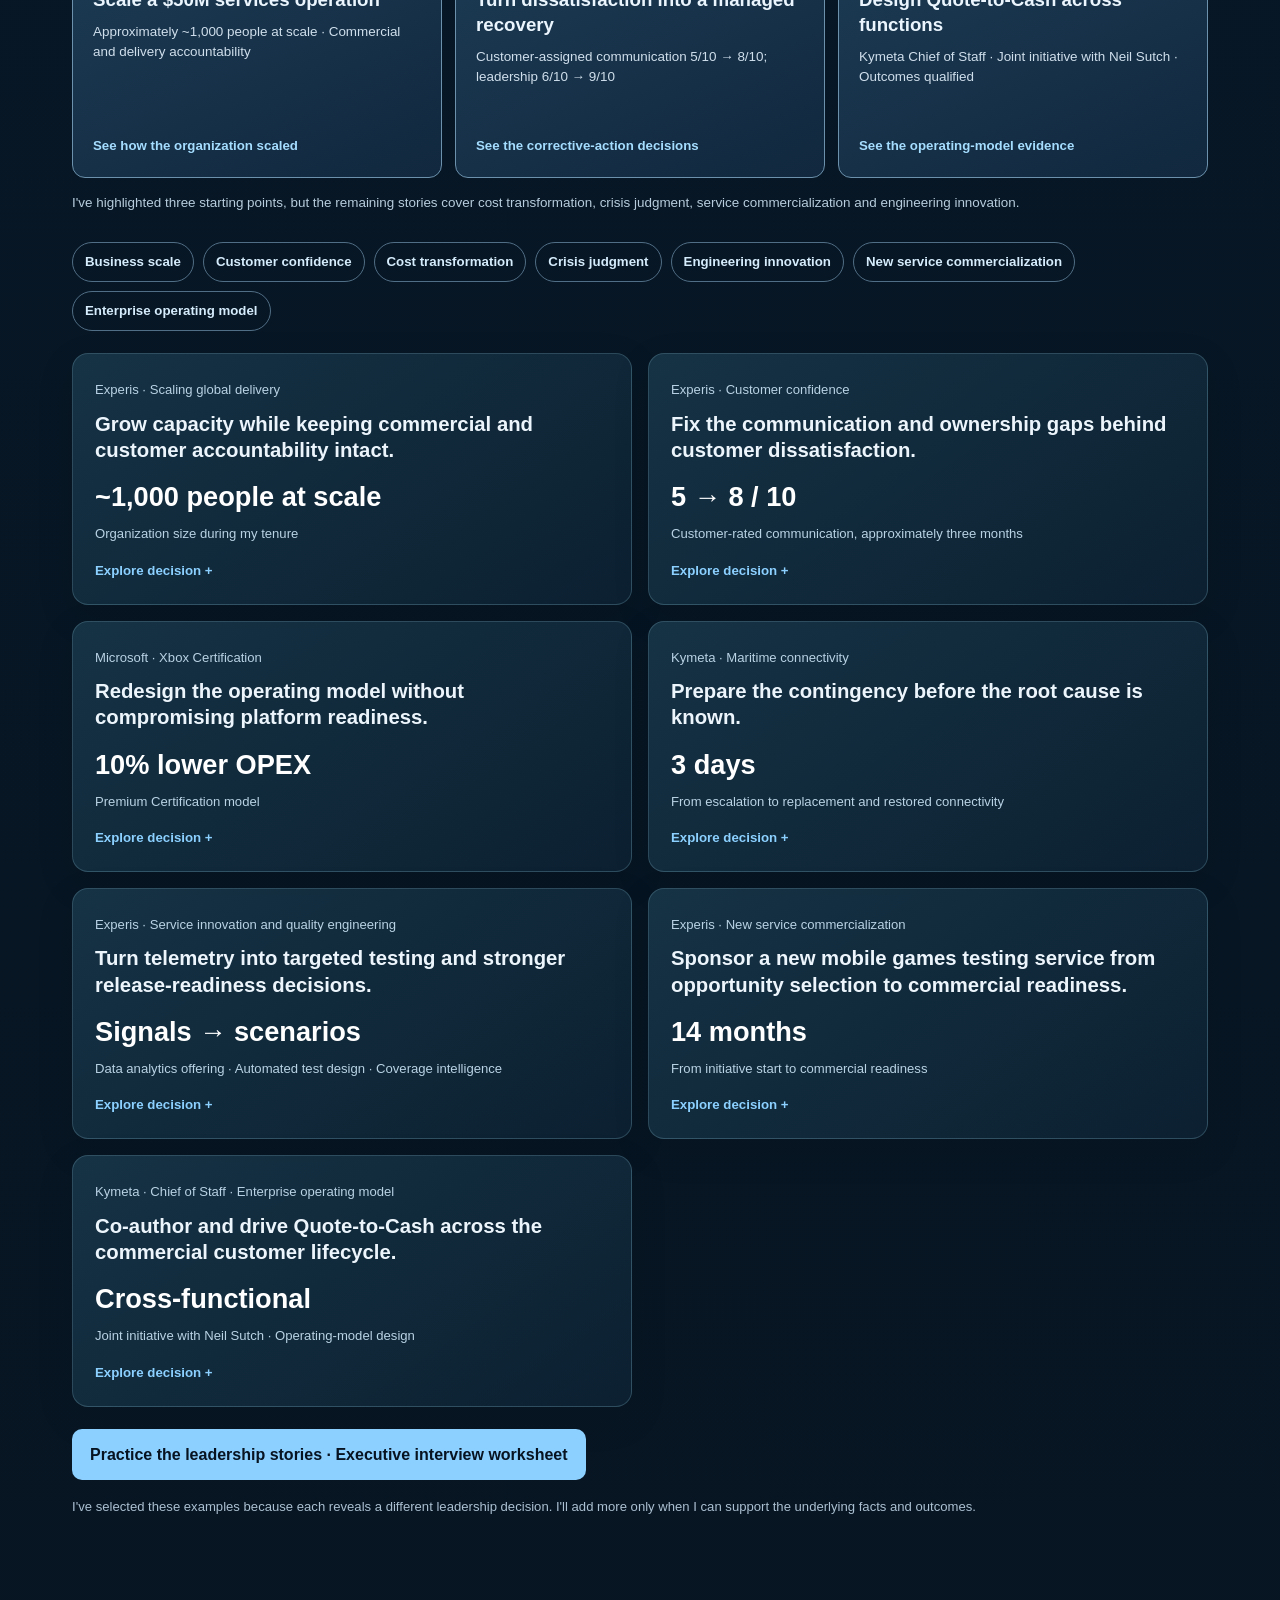
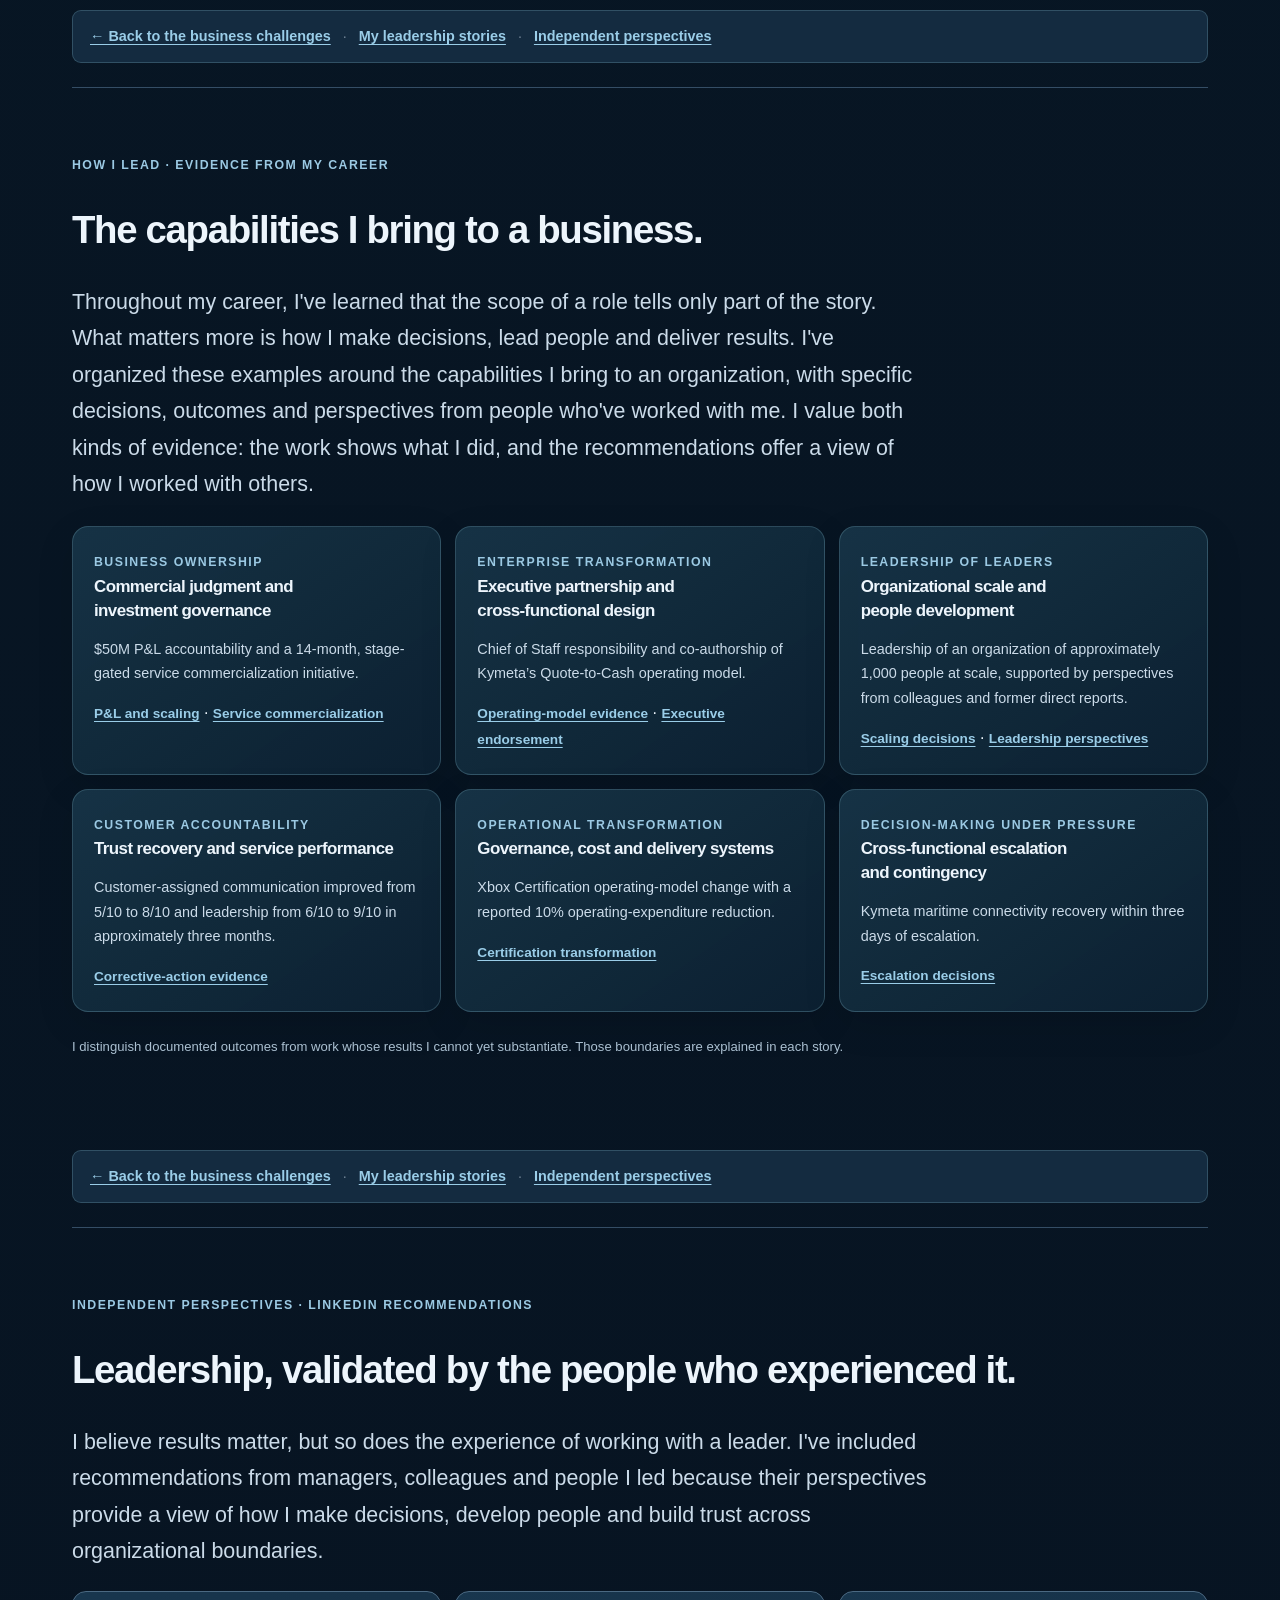
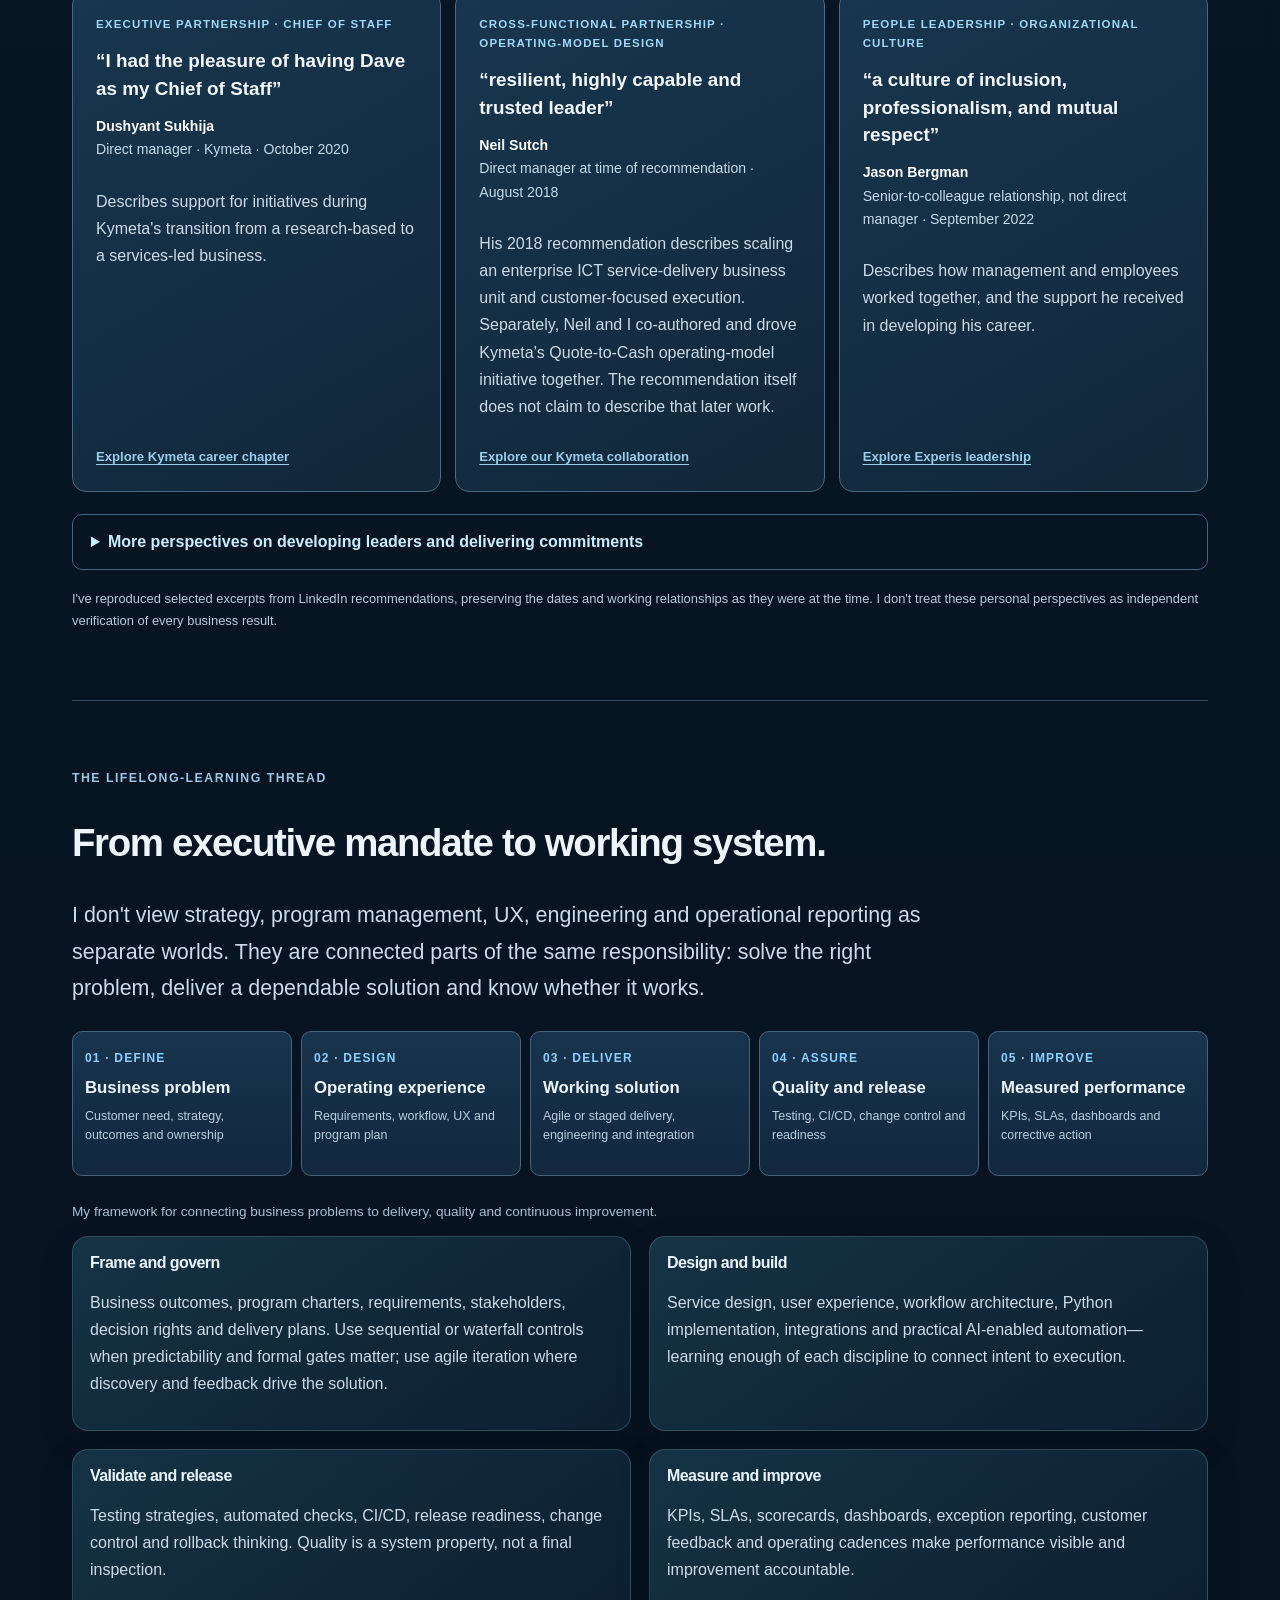
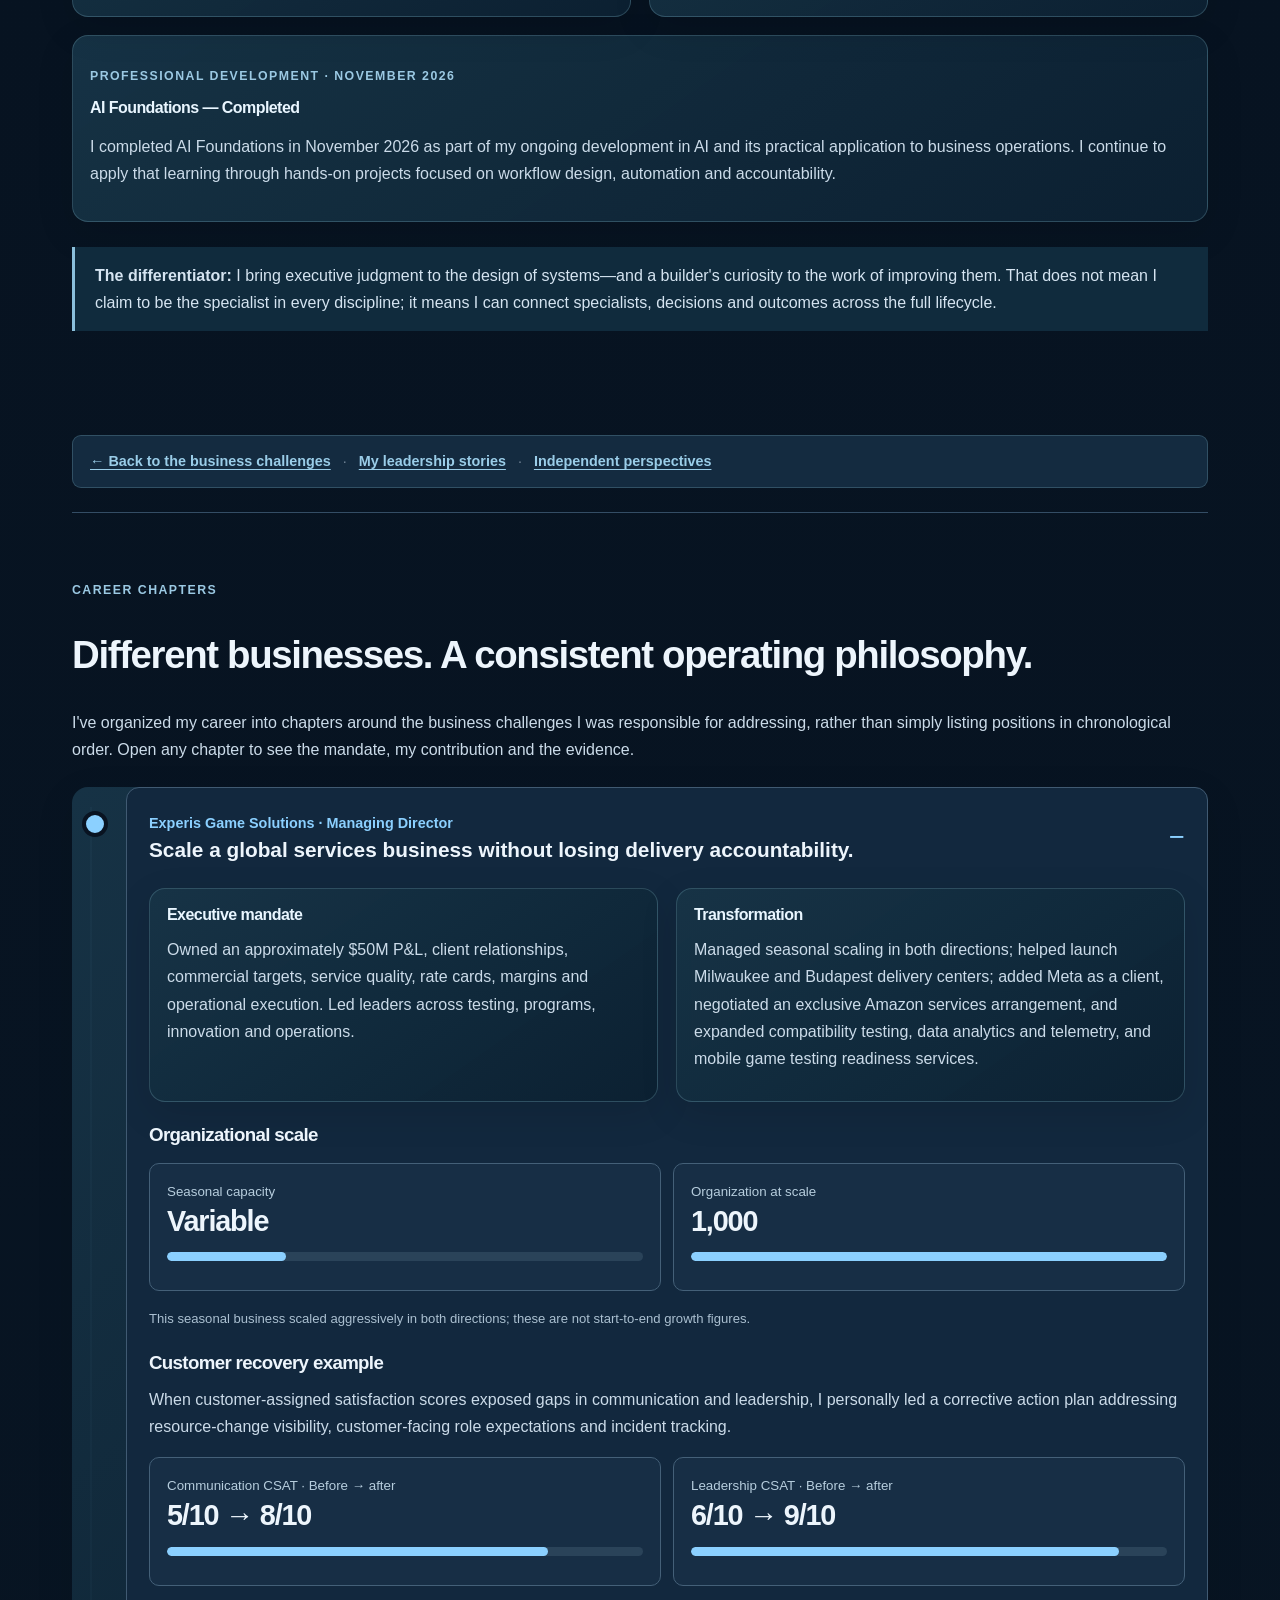
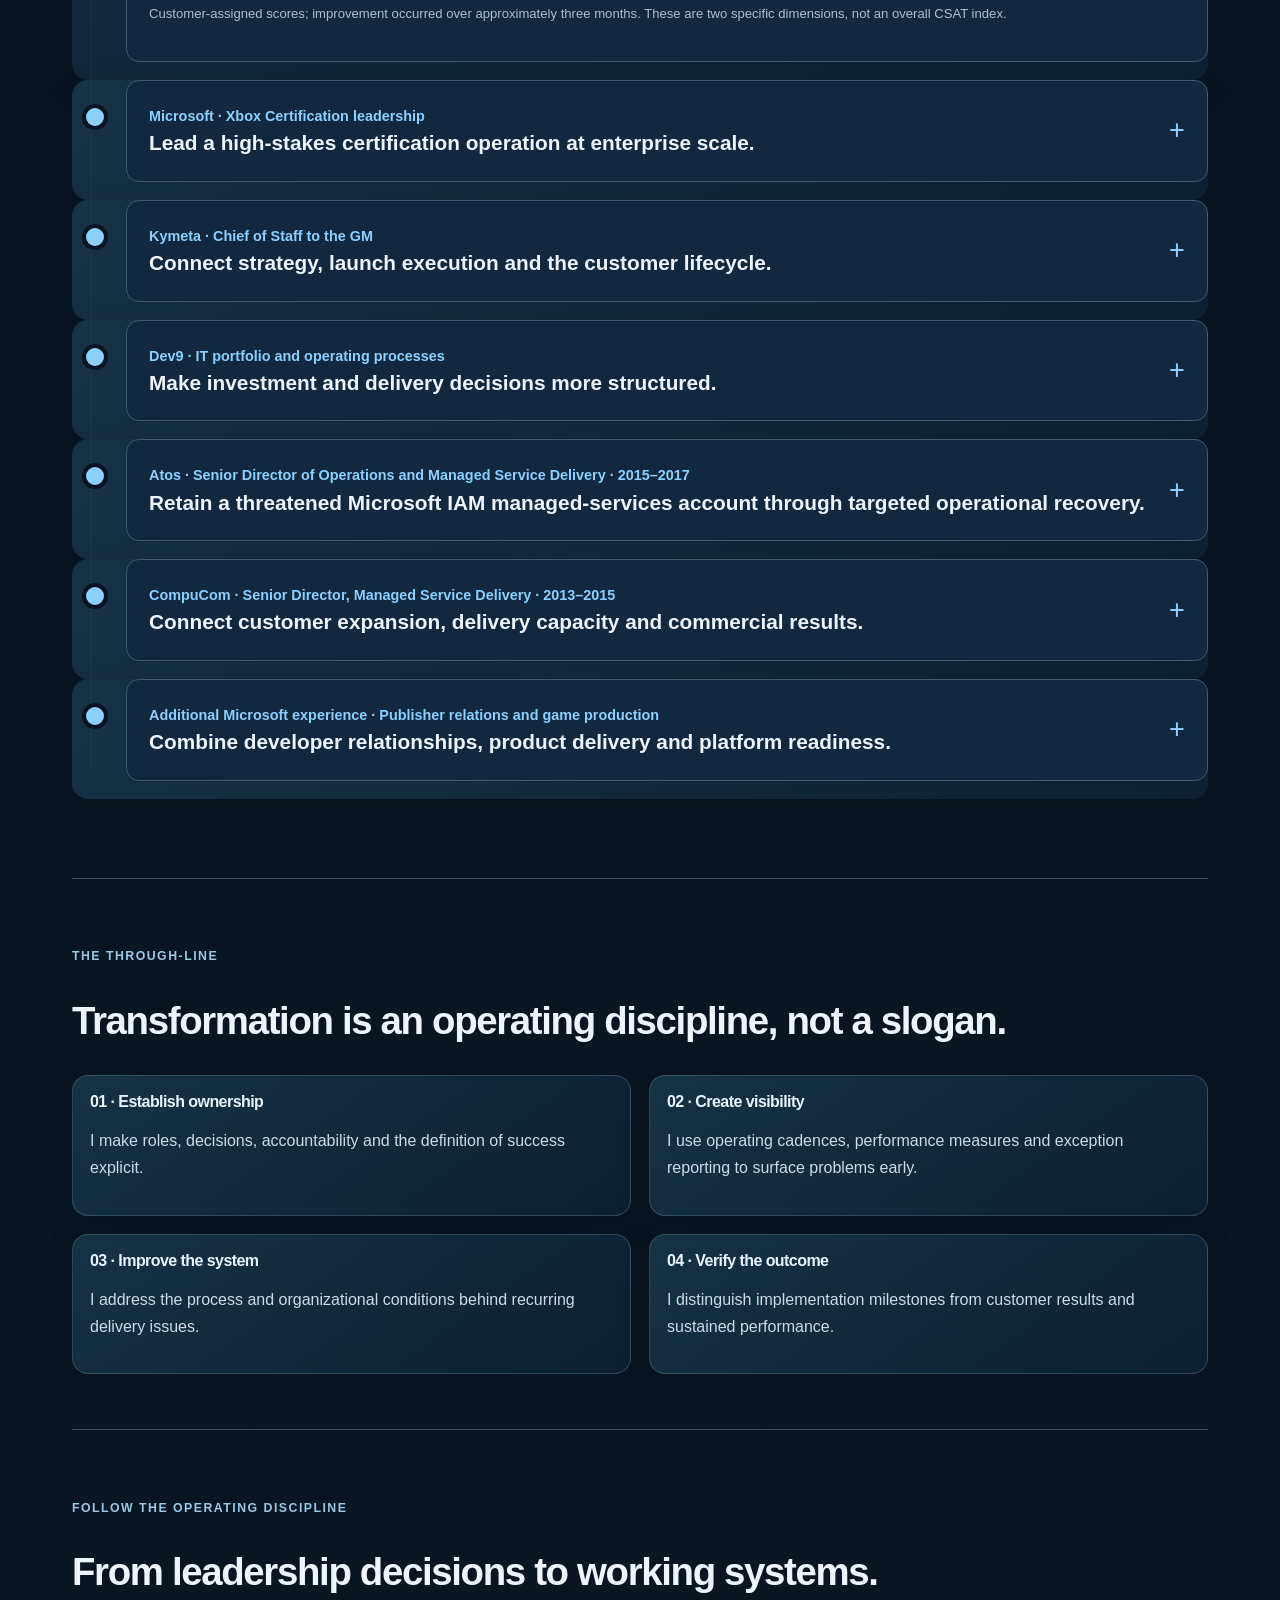
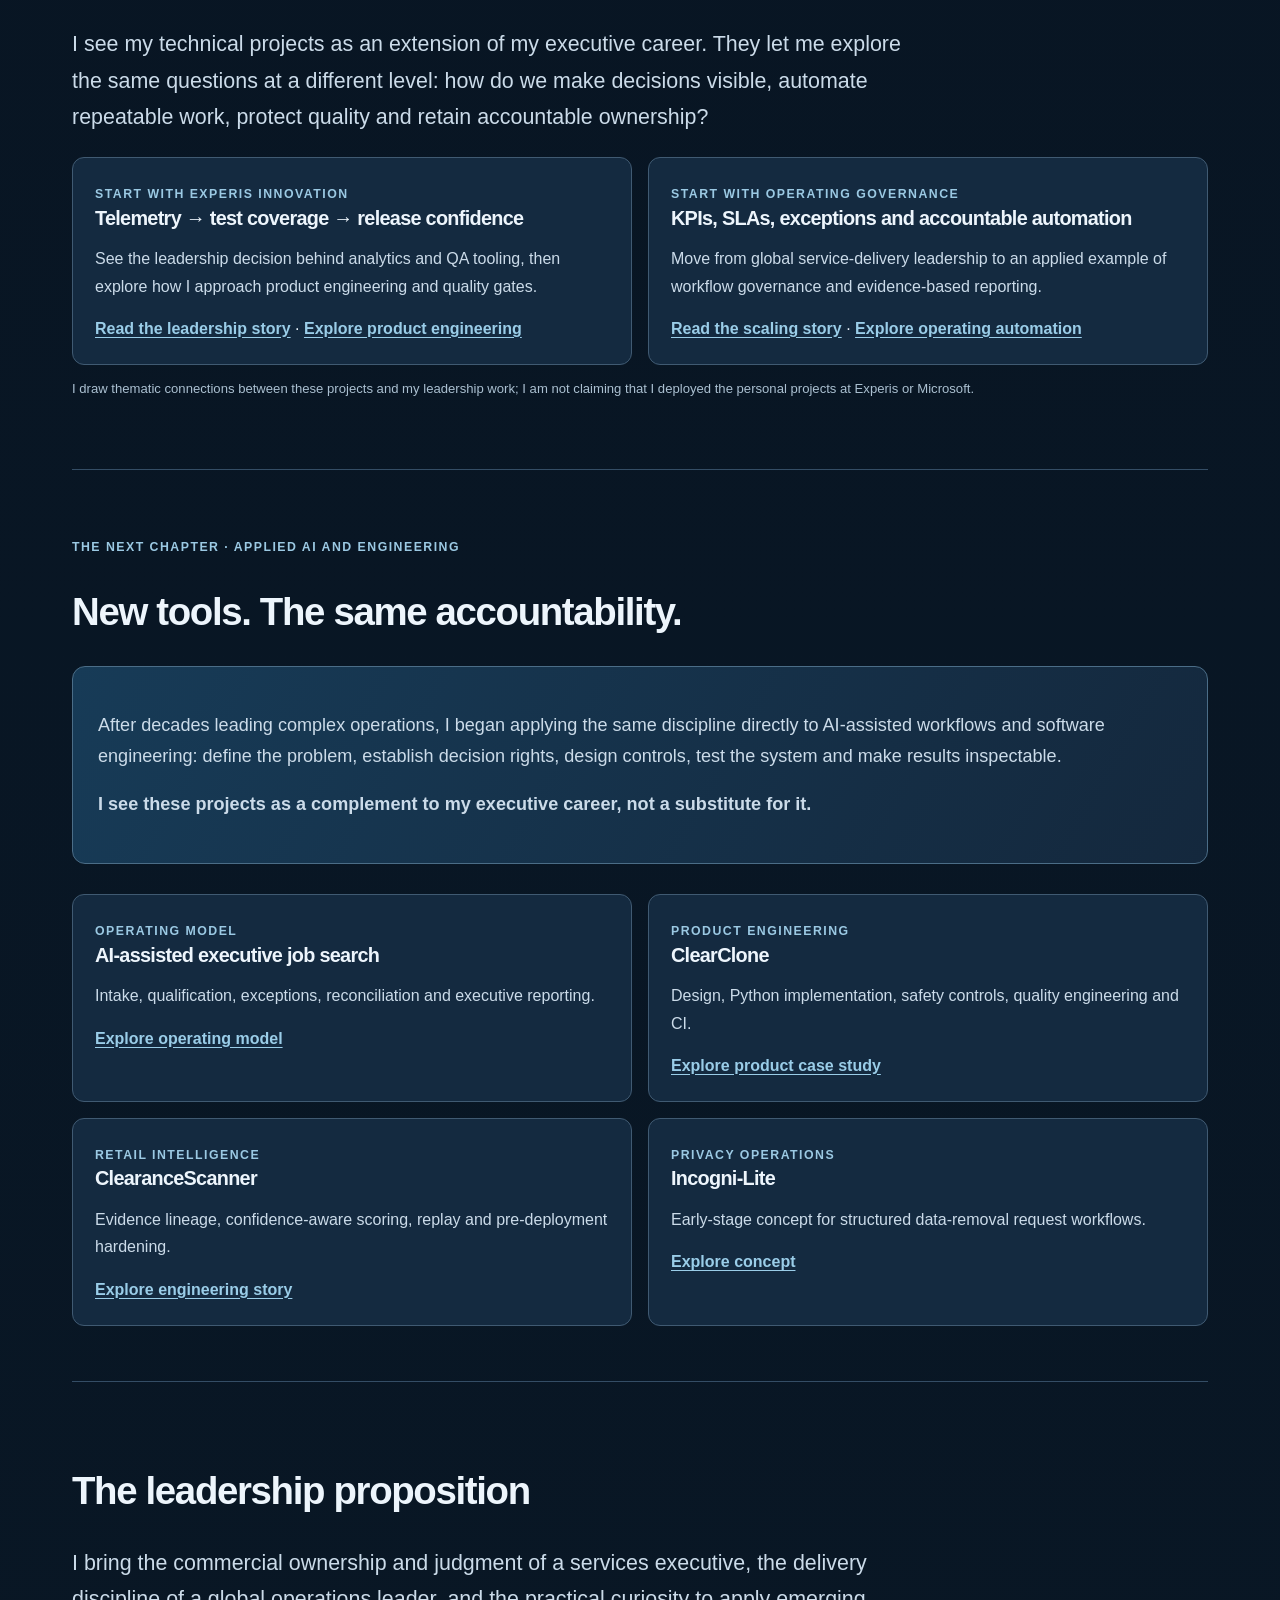
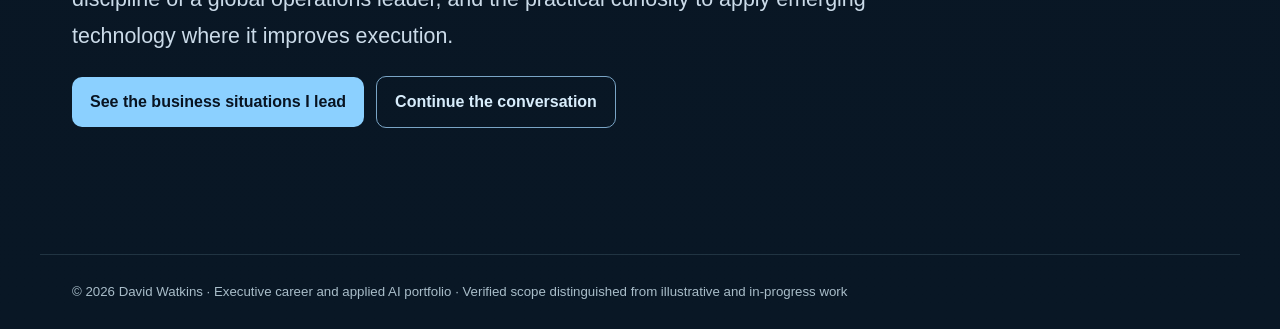
<file: career.html>
<!doctype html>
<html lang="en"><head><meta charset="utf-8"><meta name="viewport" content="width=device-width,initial-scale=1"><meta name="theme-color" content="#091321"><meta name="description" content="David Watkins executive career story: business ownership, global service delivery, transformation, and applied AI."><title>Career & Impact | David Watkins</title><link rel="stylesheet" href="assets/portfolio-polish.css"><style>
:root{color-scheme:dark;font-family:Arial,Helvetica,sans-serif}*{box-sizing:border-box}body{margin:0;background:#091321;color:#edf5fc;line-height:1.65}main,header,footer{max-width:1120px;margin:auto;padding:26px 32px}header{border-bottom:1px solid #344d65}h1{font-size:clamp(2.7rem,6vw,5rem);line-height:1.08;max-width:940px;margin:16px 0}h2{font-size:clamp(1.7rem,3vw,2.4rem)}h3{margin:0 0 8px}p,li{color:#cbdbe9}.eyebrow{color:#8bd0ff;text-transform:uppercase;letter-spacing:.14em;font-size:.77rem;font-weight:800}.lede{font-size:clamp(1.08rem,2vw,1.34rem);max-width:860px}.hero{padding:48px 0 25px}.hero strong{color:#fff}.stats{display:grid;grid-template-columns:repeat(4,minmax(0,1fr));gap:12px;margin:28px 0}.stat{padding:20px;background:#152a40;border:1px solid #405a72;border-radius:12px}.stat strong{display:block;font-size:clamp(1.65rem,3vw,2.6rem);line-height:1.1}.stat span{display:block;color:#bdd2e3;font-size:.82rem;margin-top:8px}.section{padding:36px 0;border-top:1px solid #344d65}.timeline{position:relative;margin:24px 0}.timeline:before{content:"";position:absolute;top:20px;bottom:30px;left:18px;width:2px;background:#456984}.chapter{position:relative;padding:0 0 18px 54px}.chapter:before{content:"";position:absolute;left:10px;top:24px;width:18px;height:18px;background:#8bd0ff;border:4px solid #091321;border-radius:50%}.chapter details{border:1px solid #405a72;border-radius:13px;background:#12283e;overflow:hidden}.chapter summary{cursor:pointer;padding:22px;list-style:none;display:flex;align-items:center;justify-content:space-between;gap:18px}.chapter summary::-webkit-details-marker{display:none}.chapter summary:after{content:"+";font-size:1.7rem;color:#8bd0ff}.chapter details[open] summary:after{content:"−"}.chapter summary:focus-visible{outline:3px solid #8bd0ff;outline-offset:-3px}.role{font-size:1.3rem;font-weight:800;line-height:1.3}.org{color:#8bd0ff;font-weight:700;font-size:.9rem}.chapter-content{padding:0 22px 24px}.chapter-content p{margin:12px 0}.chapter-content ul{padding-left:22px}.chapter-content li{margin-bottom:8px}.chapter-grid{display:grid;grid-template-columns:1fr 1fr;gap:18px}.subpanel{border:1px solid #344f67;background:#172f46;border-radius:9px;padding:17px}.subpanel h3{color:#e9f6ff;font-size:1rem}.compare{display:grid;grid-template-columns:1fr 1fr;gap:12px;margin:17px 0}.measure{padding:17px;border:1px solid #446078;border-radius:10px;background:#172e45}.measure small{display:block;color:#b6cddd}.measure strong{font-size:1.8rem;display:block;line-height:1.3}.track{height:9px;background:#2a4359;border-radius:12px;overflow:hidden;margin:12px 0}.fill{height:100%;background:#8bd0ff;border-radius:12px}.micro{font-size:.82rem;color:#abc0d1}.ai-grid{display:grid;grid-template-columns:repeat(2,minmax(0,1fr));gap:16px}.ai-card{border:1px solid #405a72;border-radius:12px;padding:22px;background:#142a40}.ai-card h3{font-size:1.24rem}.ai-card a{font-weight:700}.bridge{padding:25px;background:linear-gradient(120deg,#173b57,#14283d);border:1px solid #4b6d87;border-radius:13px;margin:30px 0}.bridge p{font-size:1.13rem}.button{display:inline-block;background:#8bd0ff;color:#081321;text-decoration:none;padding:12px 18px;border-radius:8px;font-weight:800}.button:hover{color:#081321;background:#c4ebff}footer{border-top:1px solid #344d65;font-size:.83rem;color:#b8cad9}@media(max-width:760px){main,header,footer{padding:20px}.stats,.ai-grid,.chapter-grid,.compare{grid-template-columns:1fr 1fr}.hero{padding-top:28px}}@media(max-width:530px){.stats,.ai-grid,.chapter-grid,.compare{grid-template-columns:1fr}.chapter{padding-left:36px}.timeline:before{left:9px}.chapter:before{left:1px}.chapter summary{padding:17px}.chapter-content{padding:0 17px 19px}}@media(prefers-reduced-motion:reduce){html{scroll-behavior:auto}}
.capability-map{display:grid;grid-template-columns:repeat(5,minmax(0,1fr));gap:9px;margin:24px 0}.capability-map>div{padding:17px 12px;border:1px solid #46637a;border-radius:10px;background:linear-gradient(180deg,#18344d,#11283d);min-height:145px}.capability-map b{display:block;color:#8bd0ff;font-size:.75rem;letter-spacing:.1em;margin-bottom:10px}.capability-map strong{display:block;font-size:1.05rem;line-height:1.25}.capability-map span{display:block;color:#b9cfdf;font-size:.78rem;line-height:1.5;margin-top:8px}.capability-map-note{color:#a9bfd0;font-size:.85rem}@media(max-width:850px){.capability-map{grid-template-columns:repeat(3,minmax(0,1fr))}}@media(max-width:530px){.capability-map{grid-template-columns:1fr}.capability-map>div{min-height:auto}}.story-grid{display:grid;grid-template-columns:repeat(2,minmax(0,1fr));gap:16px;margin:22px 0}.story{border:1px solid #45647d;border-radius:13px;background:#132b41;overflow:hidden}.story summary{cursor:pointer;padding:22px;list-style:none}.story summary::-webkit-details-marker{display:none}.story summary:focus-visible{outline:3px solid #8bd0ff;outline-offset:-3px}.story summary:after{content:"Explore decision +";display:block;color:#8bd0ff;font-size:.83rem;font-weight:700;margin-top:13px}.story[open] summary:after{content:"Close story −"}.story-title{display:block;font-size:1.27rem;font-weight:800;line-height:1.3;margin:8px 0}.story-metric{font-size:1.7rem;font-weight:800;color:#fff;display:block;margin-top:12px}.story-body{padding:0 22px 22px}.story-body h4{font-size:.8rem;color:#8bd0ff;text-transform:uppercase;letter-spacing:.1em;margin:19px 0 4px}.story-body p{margin:0}.story-tag{color:#b9d2e4;font-size:.82rem}.story-note{font-size:.78rem;color:#a9c0d1;margin-top:16px!important}@media(max-width:760px){.story-grid{grid-template-columns:1fr}}.story:target{border-color:#8bd0ff;box-shadow:0 0 0 2px rgba(139,208,255,.28),0 18px 48px rgba(0,0,0,.23)}.story:hover{border-color:#80b8da}.story{scroll-margin-top:28px}.story summary{transition:background .16s ease}.story summary:hover{background:#1b3953}.story summary:focus-visible{outline-offset:-4px}.story-guide{display:flex;flex-wrap:wrap;gap:9px;margin:19px 0}.story-guide a{padding:8px 12px;border:1px solid #506e85;border-radius:20px;color:#d5ecfc;text-decoration:none;font-size:.83rem;font-weight:700}.story-guide a:hover{border-color:#8bd0ff;background:#173a56}.story-guide a:focus-visible{outline:3px solid #8bd0ff;outline-offset:3px}@media(prefers-reduced-motion:reduce){.story summary{transition:none}}
/* Editorial decision diagrams: readable without motion or scripting */
.decision-flow{display:grid;grid-template-columns:repeat(3,minmax(0,1fr));gap:9px;margin:18px 0 21px}.decision-step{position:relative;background:#19374e;border:1px solid #456782;border-radius:10px;padding:15px 14px}.decision-step:not(:last-child):after{content:"→";position:absolute;right:-13px;top:42%;z-index:2;background:#091321;border-radius:50%;padding:0 4px;color:#8bd0ff;font-weight:900}.decision-step small{display:block;color:#8bd0ff;text-transform:uppercase;letter-spacing:.09em;font-size:.69rem;font-weight:800;margin-bottom:7px}.decision-step strong{display:block;color:#f1f8ff;font-size:.92rem;line-height:1.35}.decision-step span{display:block;color:#bed1df;font-size:.78rem;margin-top:6px;line-height:1.5}.story-takeaway{padding:14px 16px;border-left:3px solid #8bd0ff;background:#1b3953;margin:20px 0 0!important;font-size:.91rem}.story-takeaway strong{color:#fff}.story-body .decision-flow{margin-top:20px}.story-guide a:target{background:#19374e}@media(max-width:620px){.decision-flow{grid-template-columns:1fr}.decision-step:not(:last-child):after{content:"↓";right:auto;left:calc(50% - 10px);top:auto;bottom:-15px;padding:0 6px}}
.format-map{margin-top:22px;border:1px solid #54738b;border-radius:10px;background:#0f2538;overflow:hidden}.format-map>summary{cursor:pointer;padding:14px 17px;color:#9cddff;font-size:.88rem;font-weight:800}.format-map>summary:focus-visible{outline:3px solid #8bd0ff;outline-offset:-3px}.format-map[open]>summary{border-bottom:1px solid #3c5b74}.format-columns{display:grid;grid-template-columns:repeat(2,minmax(0,1fr));gap:0}.format-columns section{padding:17px}.format-columns section+section{border-left:1px solid #3c5b74}.format-columns h5{font-size:.86rem;color:#8bd0ff;margin:0 0 12px}.format-columns p{font-size:.82rem;margin:0 0 12px;line-height:1.55}.format-columns b{color:#f0f7ff;display:block;margin-bottom:2px}@media(max-width:700px){.format-columns{grid-template-columns:1fr}.format-columns section+section{border-left:0;border-top:1px solid #3c5b74}}.interview-version{margin-top:14px;background:#17334a;border:1px solid #52718b;border-radius:10px;overflow:hidden}.interview-version>summary{cursor:pointer;padding:14px 17px;font-weight:800;color:#c2eaff;font-size:.89rem}.interview-version>summary:focus-visible{outline:3px solid #8bd0ff;outline-offset:-3px}.interview-version>p{padding:0 17px;margin:0 0 15px!important;font-size:.91rem;line-height:1.72}.interview-version>p:first-of-type{padding-top:5px}.interview-version .micro{font-size:.77rem;color:#a9c3d7}
/* Hiring-manager evidence explorer: each framework stage is linked to its narrative proof. */
.evidence-explorer{margin:20px 0;border:1px solid #577994;border-radius:13px;background:linear-gradient(145deg,#18364d,#0d2337);padding:18px}.evidence-explorer .evidence-top{display:flex;justify-content:space-between;align-items:center;flex-wrap:wrap;gap:10px;margin-bottom:13px}.evidence-explorer .evidence-heading{font-size:.75rem;letter-spacing:.11em;text-transform:uppercase;font-weight:800;color:#a6dfff}.evidence-explorer .evidence-switch{display:flex;gap:5px;padding:4px;background:#091d2e;border:1px solid #43657f;border-radius:9px}.evidence-explorer button{font:inherit;cursor:pointer}.evidence-explorer .evidence-switch button{padding:7px 13px;background:transparent;color:#c9ddec;border:0;border-radius:6px;font-size:.8rem;font-weight:800}.evidence-explorer .evidence-switch button[aria-pressed=true]{background:#8bd0ff;color:#091321}.evidence-stages{display:grid;grid-template-columns:repeat(4,minmax(0,1fr));gap:7px;position:relative}.evidence-stage{min-height:85px;text-align:left;border:1px solid #52738d;border-radius:9px;background:#102c42;color:#e7f3ff;padding:12px;display:flex;flex-direction:column;gap:4px;position:relative}.evidence-stage:not(:last-child):after{content:"→";position:absolute;right:-11px;top:30px;color:#8bd0ff;background:#0e293f;z-index:1;padding:0 3px;font-weight:900}.evidence-stage[aria-selected=true]{background:#25516b;border-color:#9bdfff;box-shadow:inset 0 0 0 1px #9bdfff}.evidence-stage b{font-size:1.2rem;color:#8bd0ff}.evidence-stage[aria-selected=true] b{color:#fff}.evidence-stage span{font-size:.73rem;font-weight:800}.evidence-detail{margin-top:11px;border-left:3px solid #8bd0ff;background:#10293e;padding:15px 16px}.evidence-detail strong{display:block;color:#eaf7ff;margin-bottom:5px;font-size:.85rem}.evidence-detail p{margin:0!important;font-size:.89rem;line-height:1.58}.evidence-detail a{display:inline-block;margin-top:9px;font-size:.82rem;font-weight:800}.evidence-caption{font-size:.75rem;color:#abc6d9;margin:11px 0 0!important}.evidence-explorer button:focus-visible{outline:3px solid #fff;outline-offset:3px}@media(max-width:580px){.evidence-explorer{padding:13px}.evidence-stage{min-height:72px;padding:9px 6px}.evidence-stage span{font-size:.65rem}.evidence-stage b{font-size:1rem}.evidence-stage:not(:last-child):after{right:-9px}}@media print{.evidence-explorer{break-inside:avoid}.evidence-switch{display:none!important}}

/* Independent leadership validation */
.validation-intro{max-width:860px}.validation-grid{display:grid;grid-template-columns:repeat(3,minmax(0,1fr));gap:14px;margin:22px 0}.validation-card{background:linear-gradient(150deg,#18364e,#11273a);border:1px solid #4b6982;border-radius:14px;padding:23px;display:flex;flex-direction:column;gap:10px}.validation-card .validation-label{font-size:.72rem;text-transform:uppercase;letter-spacing:.1em;color:#9dd8fa;font-weight:800}.validation-card blockquote{margin:3px 0;color:#f3f8ff;font-size:1.18rem;font-weight:700;line-height:1.45}.validation-card .attribution{font-size:.88rem;color:#c7dceb}.validation-card .attribution strong{display:block;color:#fff}.validation-card .validation-link{margin-top:auto;font-size:.82rem;font-weight:800}.validation-note{font-size:.81rem;color:#b8cbda}.validation-strip{margin:17px 0;padding:14px 17px;border-left:3px solid #8bd0ff;background:#142e43;border-radius:0 8px 8px 0}.validation-strip p{margin:4px 0!important}.validation-strip strong{color:#fff}.validation-strip a{font-size:.82rem;font-weight:800}.validation-details{margin:18px 0;border:1px solid #46657f;border-radius:10px;padding:14px 18px}.validation-details summary{cursor:pointer;font-weight:800;color:#ccecff}.validation-details li{margin:10px 0}.validation-details small{color:#b9cad9}@media(max-width:800px){.validation-grid{grid-template-columns:1fr}.validation-card{padding:18px}}
.competency-grid{display:grid;grid-template-columns:repeat(3,minmax(0,1fr));gap:14px;margin:24px 0}.competency-card{padding:21px;background:#142c42;border:1px solid #42617c;border-radius:12px}.competency-card h3{font-size:1.06rem;line-height:1.4}.competency-card p{font-size:.9rem}.competency-card a{font-size:.85rem;font-weight:800}@media(max-width:800px){.competency-grid{grid-template-columns:1fr}}
.career-hero-actions{display:flex;align-items:center;flex-wrap:wrap;gap:12px;margin-top:20px}.career-hero-actions .career-quiet{background:transparent;border:1px solid #7aa5c6;color:#d8edfc}.career-proof-link{font-weight:800;font-size:.9rem}.career-tagline{font-size:.86rem;color:#a7c3d9;font-style:italic;margin-top:17px}@media(max-width:580px){.career-hero-actions{align-items:stretch;flex-direction:column}.career-hero-actions .button{text-align:center}}.decision-shortlist{margin:24px 0 28px}.decision-shortlist-grid{display:grid;grid-template-columns:repeat(3,minmax(0,1fr));gap:13px;margin:13px 0}.decision-shortlist-grid a{display:flex;flex-direction:column;gap:9px;padding:20px;border:1px solid #6b91ac;border-radius:13px;background:linear-gradient(155deg,#1c3b54,#11283e);text-decoration:none;color:#eaf5fd;min-height:240px}.decision-shortlist-grid a:hover,.decision-shortlist-grid a:focus-visible{border-color:#a9ddff;background:#234761;outline-offset:3px}.decision-shortlist-grid span{font-size:.76rem;letter-spacing:.08em;text-transform:uppercase;color:#a9d8f4;font-weight:800}.decision-shortlist-grid strong{font-size:1.17rem;line-height:1.32}.decision-shortlist-grid small{font-size:.84rem;line-height:1.5;color:#d0dfec}.decision-shortlist-grid b{margin-top:auto;color:#a5ddff;font-size:.83rem}.decision-shortlist-note{font-size:.84rem;color:#b7cddd}@media(max-width:800px){.decision-shortlist-grid{grid-template-columns:1fr}.decision-shortlist-grid a{min-height:0}}@media(prefers-reduced-motion:reduce){.decision-shortlist-grid a{transition:none}}.portfolio-return{display:flex;gap:12px;flex-wrap:wrap;align-items:center;margin:24px 0;padding:13px 17px;border:1px solid #405b75;border-radius:9px;background:#142b40;font-size:.9rem}.portfolio-return a{font-weight:700}.portfolio-return span{opacity:.5}@media(max-width:600px){.portfolio-return{gap:8px}.portfolio-return span{display:none}} </style></head><body><header><nav class="portfolio-nav" aria-label="Primary navigation"><a href="index.html#challenges">← BUSINESS CHALLENGES / DAVID WATKINS</a><span class="nav-links"><a href="index.html#challenges">Start with a challenge</a><a href="#stories">Leadership decisions</a><a href="#competencies">Capabilities</a><a href="#validation">Professional recommendations</a><a href="#career">Career history</a><a href="index.html#connect">Contact</a></span></nav></header><main><section class="hero career-photo-hero"><img class="career-portrait" src="watkins%20executive%20headshot.png" alt="David Watkins" width="220" height="220" decoding="async"><p class="eyebrow">David Watkins · Executive leadership evidence</p><h1>Business ownership.<br><span style="color:#8bd0ff">Decisions you can examine.</span></h1><p class="lede">I have owned a $50M services P&amp;L, led a delivery organization of 1,000 people, and managed large-scale technology operations. My work spans commercial decisions, leaders-of-leaders accountability, customer recovery and cross-functional transformation.</p><p>This is not simply a list of titles. I have documented seven decisions, the evidence behind them and independent perspectives from people who have worked with me. The same operating discipline informs my ongoing work with software and AI-enabled systems.</p><div class="stats" aria-label="Executive scope"><div class="stat"><strong>$50M</strong><span>Services P&amp;L owned · Experis</span></div><div class="stat"><strong>1,000</strong><span>Organization size · Experis</span></div><div class="stat"><strong>$30M</strong><span>Annual OPEX · Microsoft</span></div><div class="stat"><strong>30+</strong><span>Years of people leadership</span></div></div><div class="career-hero-actions"><a class="button" href="#competencies">Start with executive competencies</a><a class="button career-quiet" href="#stories">Explore seven leadership decisions</a><a class="career-proof-link" href="#validation">Read independent leadership perspectives</a></div><p class="career-tagline">Experience gives me judgment. Curiosity keeps me building.</p></section>
<section class="section" id="stories"><p class="eyebrow">Featured leadership decisions</p><h2>What I did when the outcome mattered.</h2><p class="lede">Scope establishes the size of a role. I believe decisions reveal how a leader operates. I have highlighted three cases covering business scale, customer accountability and enterprise transformation; all seven remain available. Each case connects the decision to its supporting evidence and distinguishes verified outcomes from work still requiring validation.</p><div class="decision-shortlist" aria-label="Recommended starting points"><p class="eyebrow">Three decisions worth examining first</p><div class="decision-shortlist-grid"><a href="#story-scale"><span>01 · Business leadership</span><strong>Scale a $50M services operation</strong><small>Approximately ~1,000 people at scale · Commercial and delivery accountability</small><b>See how the organization scaled</b></a><a href="#story-recovery"><span>02 · Customer trust</span><strong>Turn dissatisfaction into a managed recovery</strong><small>Customer-assigned communication 5/10 → 8/10; leadership 6/10 → 9/10</small><b>See the corrective-action decisions</b></a><a href="#story-quote-to-cash"><span>03 · Enterprise transformation</span><strong>Design Quote-to-Cash across functions</strong><small>Kymeta Chief of Staff · Joint initiative with Neil Sutch · Outcomes qualified</small><b>See the operating-model evidence</b></a></div><p class="decision-shortlist-note">I've highlighted three starting points, but the remaining stories cover cost transformation, crisis judgment, service commercialization and engineering innovation.</p></div><nav class="story-guide" aria-label="Browse leadership decisions"><a href="#story-scale">Business scale</a><a href="#story-recovery">Customer confidence</a><a href="#story-certification">Cost transformation</a><a href="#story-maritime">Crisis judgment</a><a href="#story-telemetry">Engineering innovation</a><a href="#story-mobile">New service commercialization</a><a href="#story-quote-to-cash">Enterprise operating model</a></nav><div class="story-grid">
<details class="story" id="story-scale"><summary><span class="story-tag">Experis · Scaling global delivery</span><span class="story-title">Grow capacity while keeping commercial and customer accountability intact.</span><span class="story-metric">~1,000 people at scale</span><span class="story-tag">Organization size during my tenure</span></summary><div class="story-body"><div class="evidence-explorer" data-evidence-explorer><div class="evidence-top"><span class="evidence-heading">Explore the leadership evidence</span><div class="evidence-switch" role="group" aria-label="Story framework"><button type="button" data-framework="STAR" aria-pressed="true">STAR</button><button type="button" data-framework="CARL" aria-pressed="false">CARL</button></div></div><div class="evidence-stages" role="group" aria-label="Framework stages"></div><div class="evidence-detail" aria-live="polite"></div><p class="evidence-caption">Select a stage to see the evidence and jump to its place in the story.</p></div><h4>Situation</h4><p>A volatile, seasonal multi-client technology-services organization needed to scale capacity in both directions without losing control of service quality, workforce commitments and financial performance.</p><h4>My responsibility</h4><p>As Managing Director, I owned the approximately $50M P&amp;L, customer relationships, margins, delivery quality and the leadership organization.</p><h4>Decisions and actions</h4><p>I led through eight senior leaders, used biweekly workforce forecasts and monthly and quarterly business reviews, and oversaw expansion of delivery capacity, including Milwaukee and Budapest centers.</p><div class="decision-flow" aria-label="Scale leadership operating loop"><div class="decision-step"><small>01 · Anticipate</small><strong>Forecast capacity</strong><span>Biweekly workforce planning against client demand</span></div><div class="decision-step"><small>02 · Align</small><strong>Lead through leaders</strong><span>Eight senior leaders and recurring operating reviews</span></div><div class="decision-step"><small>03 · Expand</small><strong>Launch new centers</strong><span>Milwaukee and Budapest integrated into delivery governance</span></div></div><h4>Supported result</h4><p>Beyond capacity management, I added Meta as a client, negotiated an exclusive services arrangement with Amazon, and expanded our offerings in compatibility testing, data analytics and telemetry, and mobile game testing readiness.</p><p>The organization grew to approximately 1,000 at scale, with seasonal fluctuations, and both new delivery centers launched.</p><p class="story-note">Our delivery capacity rose and fell substantially with seasonal client demand.</p><aside class="validation-strip"><strong>Independent leadership perspective · Jason Bergman</strong><p>“a culture of inclusion, professionalism, and mutual respect”</p><a href="#validation-jason">View attribution and context</a></aside><details class="format-map"><summary>View STAR / CARL story mapping</summary><div class="format-columns"><section aria-label="STAR format"><h5>STAR · Interview evidence</h5><p><b>S · Situation</b> A seasonal multi-client services organization needed flexible capacity while protecting delivery quality and commercial control.</p><p><b>T · Task</b> Own the $50M P&L, customer commitments, margins and the delivery leadership structure.</p><p><b>A · Action</b> Led eight senior leaders; introduced workforce forecasting and business reviews; supported Milwaukee and Budapest delivery-center launches.</p><p><b>R · Result</b> Organization size increased from seasonally varying capacity up to approximately 1,000 during the tenure; two centers launched.</p></section><section aria-label="CARL format"><h5>CARL · Reflection and judgment</h5><p><b>C · Context</b> A volatile services organization needed to scale delivery in both directions without losing commercial and customer accountability.</p><p><b>A · Action</b> Led eight senior leaders; introduced workforce forecasting and business reviews; supported Milwaukee and Budapest delivery-center launches.</p><p><b>R · Result</b> Organization size increased from seasonally varying capacity up to approximately 1,000 during the tenure; two centers launched.</p><p><b>L · Learning</b> Leadership principle: scale through accountable leaders, forward capacity planning and repeatable governance. This is a synthesis, not a measured learning outcome.</p></section><details class="interview-version"><summary>60-second interview version · spoken narrative</summary><p>At Experis, I was responsible for a services organization that grew with seasonal capacity reaching approximately 1,000 people during my tenure, with about $50 million in P&amp;L accountability. The challenge was to scale capacity in both directions without losing control of delivery quality, customer commitments or margins. I led through eight senior leaders, introduced a disciplined cadence of workforce forecasting and business reviews, and helped launch delivery centers in Milwaukee and Budapest. That gave us a more repeatable way to plan capacity, surface risks and make decisions across the portfolio. The organization reached approximately 1,000 people and both centers launched. The leadership lesson for me is that scaling is not simply adding headcount. You need clear accountability, forward visibility and an operating rhythm that works through your leaders.</p></details></div></details></div></details>
<details class="story" id="story-recovery"><summary><span class="story-tag">Experis · Customer confidence</span><span class="story-title">Fix the communication and ownership gaps behind customer dissatisfaction.</span><span class="story-metric">5 → 8 / 10</span><span class="story-tag">Customer-rated communication, approximately three months</span></summary><div class="story-body"><div class="evidence-explorer" data-evidence-explorer><div class="evidence-top"><span class="evidence-heading">Explore the leadership evidence</span><div class="evidence-switch" role="group" aria-label="Story framework"><button type="button" data-framework="STAR" aria-pressed="true">STAR</button><button type="button" data-framework="CARL" aria-pressed="false">CARL</button></div></div><div class="evidence-stages" role="group" aria-label="Framework stages"></div><div class="evidence-detail" aria-live="polite"></div><p class="evidence-caption">Select a stage to see the evidence and jump to its place in the story.</p></div><h4>Situation</h4><p>Delivery KPIs were largely being met, but a customer was dissatisfied with unannounced resource moves and unclear expectations for customer-facing roles.</p><h4>My responsibility</h4><p>I personally led the corrective action plan and owned executive customer engagement and the delivery response.</p><h4>Decisions and actions</h4><p>I required advance client discussion of proposed resource changes, clarified role expectations, and strengthened incident tracking, reporting and follow-through.</p><div class="decision-flow" aria-label="Customer recovery decision path"><div class="decision-step"><small>Gap</small><strong>Unannounced changes</strong><span>Delivery metrics alone missed customer concerns</span></div><div class="decision-step"><small>Intervention</small><strong>Advance alignment</strong><span>Discuss resource moves and clarify expectations</span></div><div class="decision-step"><small>Control</small><strong>Track and report</strong><span>Incident ownership, commitments and follow-through</span></div></div><h4>Supported result</h4><p>Over approximately three months, customer-assigned communication ratings improved from 5/10 to 8/10 and leadership ratings from 6/10 to 9/10.</p><p class="story-note">These scores reflect the customer's ratings of communication and leadership.</p><details class="format-map"><summary>View STAR / CARL story mapping</summary><div class="format-columns"><section aria-label="STAR format"><h5>STAR · Interview evidence</h5><p><b>S · Situation</b> Delivery KPIs were largely met, but a customer objected to unannounced staffing changes and unclear client-facing roles.</p><p><b>T · Task</b> Lead the corrective action plan and restore confidence in executive customer engagement.</p><p><b>A · Action</b> Required advance discussions of resource moves, clarified roles and improved incident tracking and follow-through.</p><p><b>R · Result</b> Customer-rated communication rose 5/10→8/10 and leadership 6/10→9/10 over approximately three months.</p></section><section aria-label="CARL format"><h5>CARL · Reflection and judgment</h5><p><b>C · Context</b> A customer experienced a gap between reported delivery performance and its actual service experience.</p><p><b>A · Action</b> Required advance discussions of resource moves, clarified roles and improved incident tracking and follow-through.</p><p><b>R · Result</b> Customer-rated communication rose 5/10→8/10 and leadership 6/10→9/10 over approximately three months.</p><p><b>L · Learning</b> Leadership principle: operational KPIs need customer-experience signals and explicit change ownership; this is an interpretation of the case.</p></section><details class="interview-version"><summary>60-second interview version · spoken narrative</summary><p>At Experis, we had a customer whose delivery KPIs were largely on target, but they were dissatisfied with how we were managing the relationship. We were moving resources without enough advance discussion, and expectations for customer-facing roles were unclear. I personally led the corrective action plan. We established advance customer conversations around proposed resource changes, clarified roles and tightened incident tracking and reporting. Over about three months, the customer's own communication rating improved from five to eight out of ten, and its leadership rating improved from six to nine. The important point was that meeting delivery metrics did not mean we were meeting the customer's expectations. We had to address the operating behavior behind the scores, not just report the numbers.</p></details></div></details></div></details>
<details class="story" id="story-certification"><summary><span class="story-tag">Microsoft · Xbox Certification</span><span class="story-title">Redesign the operating model without compromising platform readiness.</span><span class="story-metric">10% lower OPEX</span><span class="story-tag">Premium Certification model</span></summary><div class="story-body"><div class="evidence-explorer" data-evidence-explorer><div class="evidence-top"><span class="evidence-heading">Explore the leadership evidence</span><div class="evidence-switch" role="group" aria-label="Story framework"><button type="button" data-framework="STAR" aria-pressed="true">STAR</button><button type="button" data-framework="CARL" aria-pressed="false">CARL</button></div></div><div class="evidence-stages" role="group" aria-label="Framework stages"></div><div class="evidence-detail" aria-live="polite"></div><p class="evidence-caption">Select a stage to see the evidence and jump to its place in the story.</p></div><h4>Situation</h4><p>Xbox Certification supported more than 1,000 annual submissions, requiring coordination across publisher commitments, platform quality, release schedules, vendors and cost.</p><h4>My responsibility</h4><p>At Principal level, I led the function with approximately $30M in annual operating-budget responsibility.</p><h4>Decisions and actions</h4><p>I directed certification governance, vendor capacity, publisher escalation and performance frameworks, and introduced the Premium Certification operating model.</p><div class="decision-flow" aria-label="Certification transformation path"><div class="decision-step"><small>Operating pressure</small><strong>High-volume certification</strong><span>1,000+ annual submissions and publisher deadlines</span></div><div class="decision-step"><small>Model change</small><strong>Premium Certification</strong><span>Revised certification operating model and vendor governance</span></div><div class="decision-step"><small>Measured outcome</small><strong>10% lower OPEX</strong><span>Reduction documented in leadership story bank</span></div></div><h4>Supported result</h4><p>Premium Certification reduced operating expenditure by 10%, while the function supported more than 1,000 annual submissions.</p><p class="story-note">The 10% figure is documented in the executive story bank. It is not converted into a dollar-savings figure without validating the comparison base.</p><details class="format-map"><summary>View STAR / CARL story mapping</summary><div class="format-columns"><section aria-label="STAR format"><h5>STAR · Interview evidence</h5><p><b>S · Situation</b> Xbox Certification managed more than 1,000 annual submissions amid publisher deadlines, quality requirements and cost pressure.</p><p><b>T · Task</b> Lead certification operations with approximately $30M in annual OPEX responsibility.</p><p><b>A · Action</b> Directed vendor capacity, publisher escalation and governance; introduced the Premium Certification model.</p><p><b>R · Result</b> Reported 10% reduction in operating expenditure; the annual submission scale remained above 1,000.</p></section><section aria-label="CARL format"><h5>CARL · Reflection and judgment</h5><p><b>C · Context</b> A high-volume certification operation needed a more efficient model without compromising readiness.</p><p><b>A · Action</b> Directed vendor capacity, publisher escalation and governance; introduced the Premium Certification model.</p><p><b>R · Result</b> Reported 10% reduction in operating expenditure; the annual submission scale remained above 1,000.</p><p><b>L · Learning</b> Leadership principle: redesign the operating model and its controls together rather than treating cost reduction as an isolated target.</p></section><details class="interview-version"><summary>60-second interview version · spoken narrative</summary><p>At Microsoft, I led Xbox Certification at Principal level, with approximately $30 million in annual operating-budget responsibility and more than 1,000 submissions a year. We had to protect platform readiness and publisher commitments while managing significant cost and capacity pressure. I led certification governance, vendor capacity and publisher escalations, and introduced the Premium Certification operating model. That change reduced operating expenditure by a reported ten percent. I would not characterize the entire $30 million budget as the savings baseline without validating it. The broader lesson was about changing the operating model rather than simply asking teams to do more with less. We needed a dependable certification process that balanced quality, throughput, customer commitments and cost.</p></details></div></details></div></details>
<details class="story" id="story-maritime"><summary><span class="story-tag">Kymeta · Maritime connectivity</span><span class="story-title">Prepare the contingency before the root cause is known.</span><span class="story-metric">3 days</span><span class="story-tag">From escalation to replacement and restored connectivity</span></summary><div class="story-body"><div class="evidence-explorer" data-evidence-explorer><div class="evidence-top"><span class="evidence-heading">Explore the leadership evidence</span><div class="evidence-switch" role="group" aria-label="Story framework"><button type="button" data-framework="STAR" aria-pressed="true">STAR</button><button type="button" data-framework="CARL" aria-pressed="false">CARL</button></div></div><div class="evidence-stages" role="group" aria-label="Framework stages"></div><div class="evidence-detail" aria-live="polite"></div><p class="evidence-caption">Select a stage to see the evidence and jump to its place in the story.</p></div><h4>Situation</h4><p>Shortly after terminal deployment, a major maritime client's customer experienced intermittent quality-of-service drops. Remote installation, satellite and provisioning checks did not identify the cause.</p><h4>My responsibility</h4><p>I led the cross-functional escalation, coordinating the Network Operations Center, Field Services, the client's engineer and the satellite partner.</p><h4>Decisions and actions</h4><p>I sent a field engineer onsite and, in parallel, authorized a provisioned replacement terminal and dish for priority shipment. The engineer identified a faulty ground wire that had damaged the circuit board.</p><div class="decision-flow" aria-label="Maritime escalation parallel decision"><div class="decision-step"><small>Investigate</small><strong>Remote triage</strong><span>Installation, satellite and provisioning checks</span></div><div class="decision-step"><small>Decide in parallel</small><strong>Engineer + contingency</strong><span>Send field engineer; prepare replacement before diagnosis</span></div><div class="decision-step"><small>Restore</small><strong>Replace failed unit</strong><span>Ground fault identified and connectivity confirmed</span></div></div><h4>Supported result</h4><p>The replacement was installed within three days of escalation, and stable connectivity was confirmed immediately afterward.</p><aside class="validation-strip"><strong>Broader Kymeta executive context · Dushyant Sukhija</strong><p>“I had the pleasure of having Dave as my Chief of Staff”</p><p class="validation-note">This endorsement concerns the Kymeta Chief of Staff role and transformation work, not the specific maritime escalation.</p><a href="#validation-dushyant">View attribution and context</a></aside><details class="format-map"><summary>View STAR / CARL story mapping</summary><div class="format-columns"><section aria-label="STAR format"><h5>STAR · Interview evidence</h5><p><b>S · Situation</b> A maritime customer experienced intermittent connectivity following deployment; remote troubleshooting had not isolated the cause.</p><p><b>T · Task</b> Coordinate the cross-functional escalation and restore connectivity.</p><p><b>A · Action</b> Dispatched an onsite engineer while separately preparing and shipping a provisioned replacement; the engineer identified ground-wire damage.</p><p><b>R · Result</b> Replacement installed and stable connectivity confirmed within three days of escalation.</p></section><section aria-label="CARL format"><h5>CARL · Reflection and judgment</h5><p><b>C · Context</b> A time-sensitive maritime service issue carried customer and commercial risk while root cause was uncertain.</p><p><b>A · Action</b> Dispatched an onsite engineer while separately preparing and shipping a provisioned replacement; the engineer identified ground-wire damage.</p><p><b>R · Result</b> Replacement installed and stable connectivity confirmed within three days of escalation.</p><p><b>L · Learning</b> Leadership principle: when downtime matters, run diagnosis and contingency preparation in parallel; longer-term results were not established.</p></section><details class="interview-version"><summary>60-second interview version · spoken narrative</summary><p>At Kymeta, a maritime customer was experiencing intermittent connectivity shortly after a terminal deployment. Remote checks of the installation, satellite service and provisioning had not isolated the issue, and the customer needed a quick resolution. I coordinated the escalation across our network operations team, field services, the customer and the satellite partner. Rather than wait for a confirmed diagnosis, I sent an engineer onsite and had a provisioned replacement terminal and dish prepared in parallel. The engineer found a faulty ground wire that had damaged a circuit board. We installed the replacement and confirmed stable connectivity within three days of escalation. My decision was to run investigation and contingency planning together, so the customer was not waiting for a second response cycle.</p></details></div></details></div></details>
<details class="story" id="story-telemetry"><summary><span class="story-tag">Experis · Service innovation and quality engineering</span><span class="story-title">Turn telemetry into targeted testing and stronger release-readiness decisions.</span><span class="story-metric">Signals → scenarios</span><span class="story-tag">Data analytics offering · Automated test design · Coverage intelligence</span></summary><div class="story-body"><div class="evidence-explorer" data-evidence-explorer><div class="evidence-top"><span class="evidence-heading">Explore the leadership evidence</span><div class="evidence-switch" role="group" aria-label="Story framework"><button type="button" data-framework="STAR" aria-pressed="true">STAR</button><button type="button" data-framework="CARL" aria-pressed="false">CARL</button></div></div><div class="evidence-stages" role="group" aria-label="Framework stages"></div><div class="evidence-detail" aria-live="polite"></div><p class="evidence-caption">Select a stage to see the evidence and jump to its place in the story.</p></div><h4>Situation</h4><p>Conventional test execution and case counts did not, by themselves, give clients sufficient visibility into where real-world usage patterns exposed gaps in test coverage or commercial release readiness.</p><h4>My responsibility</h4><p>Within my delivery and commercial remit at Experis, I helped create a data analytics and telemetry service offering and sponsored the development of supporting QA capabilities.</p><h4>Decisions and actions</h4><p>We built a QA tool designed to automatically generate scenario-based test cases. We also built a telemetry ingestion tool to identify gaps in coverage and align those gaps with additional test-case generation. Together, the capabilities connected usage evidence, test design and readiness conversations rather than treating them as disconnected activities.</p><div class="decision-flow" aria-label="Telemetry informed QA design loop"><div class="decision-step"><small>Observe</small><strong>Ingest telemetry</strong><span>Bring usage signals into coverage analysis</span></div><div class="decision-step"><small>Identify</small><strong>Find coverage gaps</strong><span>Prioritize untested or under-tested scenarios</span></div><div class="decision-step"><small>Design</small><strong>Generate test scenarios</strong><span>Align QA case generation with identified risks</span></div></div><h4>Supported result</h4><p>The service offering and tools were created, enabling a more evidence-led approach to coverage prioritization and significantly strengthening confidence in commercial readiness, as described by the business leader.</p><p class="story-note">Readiness confidence is a qualitative outcome; no quantified improvement, external validation or production deployment scale is asserted. The previously documented estimated 30% reduction in manual test-case administration relates to an applicable workflow and is not presented as a measure of readiness confidence.</p><details class="format-map"><summary>View STAR / CARL story mapping</summary><div class="format-columns"><section aria-label="STAR format"><h5>STAR · Interview evidence</h5><p><b>S · Situation</b> Test-case counts alone gave limited visibility into gaps exposed by telemetry and real-world usage patterns.</p><p><b>T · Task</b> Help create a data analytics and telemetry service offering and sponsor QA tooling tied to coverage and readiness.</p><p><b>A · Action</b> Built scenario-based test-case generation and telemetry-ingestion tools to inform coverage-gap identification and test design.</p><p><b>R · Result</b> Offering and tools were built; commercial-readiness confidence improved qualitatively, without a verified percentage.</p></section><section aria-label="CARL format"><h5>CARL · Reflection and judgment</h5><p><b>C · Context</b> A quality-services business needed a more evidence-led way to connect usage signals, test coverage and release decisions.</p><p><b>A · Action</b> Built scenario-based test-case generation and telemetry-ingestion tools to inform coverage-gap identification and test design.</p><p><b>R · Result</b> Offering and tools were built; commercial-readiness confidence improved qualitatively, without a verified percentage.</p><p><b>L · Learning</b> Leadership principle: use telemetry to guide where testing effort should go, while keeping readiness judgments accountable to people. The exact integration architecture remains to be confirmed.</p></section><details class="interview-version"><summary>60-second interview version · spoken narrative</summary><p>At Experis, we created a data analytics and telemetry service offering because traditional test counts alone did not give customers enough confidence that we were covering the right risks before release. We built a QA tool designed to generate scenario-based test cases, and a telemetry ingestion tool to help identify gaps in coverage and direct additional test generation. My role was to connect the commercial offering, the delivery problem and the supporting innovation work. The value was a more evidence-led conversation about coverage and commercial readiness, rather than treating telemetry and test design as separate activities. We did build the offering and tools. I describe the increase in readiness confidence qualitatively, because we have not established a defensible percentage or deployment-wide measure.</p></details></div></details></div></details>
<details class="story" id="story-mobile"><summary><span class="story-tag">Experis · New service commercialization</span><span class="story-title">Sponsor a new mobile games testing service from opportunity selection to commercial readiness.</span><span class="story-metric">14 months</span><span class="story-tag">From initiative start to commercial readiness</span></summary><div class="story-body"><div class="evidence-explorer" data-evidence-explorer><div class="evidence-top"><span class="evidence-heading">Explore the leadership evidence</span><div class="evidence-switch" role="group" aria-label="Story framework"><button type="button" data-framework="STAR" aria-pressed="true">STAR</button><button type="button" data-framework="CARL" aria-pressed="false">CARL</button></div></div><div class="evidence-stages" role="group" aria-label="Framework stages"></div><div class="evidence-detail" aria-live="polite"></div><p class="evidence-caption">Select a stage to see the evidence and jump to its place in the story.</p></div><h4>Situation</h4><p>Experis Game Solutions sought new opportunities to expand its services portfolio while making disciplined decisions about where to invest.</p><h4>My responsibility</h4><p>As executive sponsor, I established an organizational goal of identifying two new opportunities and implementing the most promising one.</p><h4>Decisions and actions</h4><p>I sponsored competitive understanding and analysis, fiscal modeling, rate-card analysis, lab and device-lab buildout, and investment stage gates to determine whether to continue or stop. We also developed training and sales collateral for the mobile games testing offering.</p><div class="decision-flow" aria-label="Mobile testing investment stage gates"><div class="decision-step"><small>01 · Compare</small><strong>Identify opportunities</strong><span>Two-opportunity goal and competitive analysis</span></div><div class="decision-step"><small>02 · Invest or stop</small><strong>Model and stage-gate</strong><span>Fiscal and rate-card analysis; lab and device readiness</span></div><div class="decision-step"><small>03 · Enable</small><strong>Commercial readiness</strong><span>Testing capability, training and sales collateral</span></div></div><h4>Supported result</h4><p>The mobile games testing offering reached commercial readiness 14 months after the initiative began, with operating capability and supporting training and sales collateral developed.</p><p class="story-note">Pilot success was an intended end state, not a verified result in the current record. Customer adoption, pilot outcomes, revenue and ROI remain to be established. The two-opportunity target is a stated goal, not a confirmed count of completed evaluations.</p><details class="format-map"><summary>View STAR / CARL story mapping</summary><div class="format-columns"><section aria-label="STAR format"><h5>STAR · Interview evidence</h5><p><b>S · Situation</b> Experis sought to expand its games-testing service portfolio through commercially grounded investment.</p><p><b>T · Task</b> As executive sponsor, establish a goal to identify two opportunities and implement the strongest candidate.</p><p><b>A · Action</b> Sponsor competitive analysis, fiscal modeling, rate-card analysis, lab and device-lab buildout, continue-or-stop stage gates, and training and sales collateral.</p><p><b>R · Result</b> The mobile games testing service reached commercial readiness in 14 months; pilot and financial results are not yet verified.</p></section><section aria-label="CARL format"><h5>CARL · Reflection and judgment</h5><p><b>C · Context</b> A services organization needed to select and commercialize a new offering without open-ended investment.</p><p><b>A · Action</b> Compare opportunities, test commercial assumptions, build operational capability and govern investment through stage gates.</p><p><b>R · Result</b> Commercial readiness achieved after a 14-month development process, including training and sales enablement.</p><p><b>L · Learning</b> Inferred leadership principle: fund innovation through explicit decision gates and build the commercial and operational capabilities together.</p></section></div></details><details class="interview-version"><summary>60-second interview version · spoken narrative</summary><p>At Experis, I set an organizational goal to identify two new service opportunities and implement the most promising one. I was executive sponsor for our mobile games testing offering. We treated it as an investment decision, not simply a technical build. That included competitive analysis, fiscal and rate-card modeling, and explicit stage gates to decide whether to continue investing or stop. We built the testing lab and device capability alongside the training and sales collateral needed for commercialization. Reaching commercial readiness was a significant accomplishment because the operating and commercial elements were ready together. Pilot success was an intended outcome, but I would want to verify the actual pilot and financial results before quoting them.</p></details></div></details><details class="story" id="story-quote-to-cash"><summary><span class="story-tag">Kymeta · Chief of Staff · Enterprise operating model</span><span class="story-title">Co-author and drive Quote-to-Cash across the commercial customer lifecycle.</span><span class="story-metric">Cross-functional</span><span class="story-tag">Joint initiative with Neil Sutch · Operating-model design</span></summary><div class="story-body"><div class="evidence-explorer" data-evidence-explorer><div class="evidence-top"><span class="evidence-heading">Explore the leadership evidence</span><div class="evidence-switch" role="group" aria-label="Story framework"><button type="button" data-framework="STAR" aria-pressed="true">STAR</button><button type="button" data-framework="CARL" aria-pressed="false">CARL</button></div></div><div class="evidence-stages" role="group" aria-label="Framework stages"></div><div class="evidence-detail" aria-live="polite"></div><p class="evidence-caption">Select a stage to see the evidence and jump to its place in the story.</p></div><h4>Situation</h4><p>As Kymeta moved from a research-centered business toward commercial services, the organization needed defined processes and accountability across the customer lifecycle.</p><h4>My responsibility</h4><p>As Chief of Staff to the General Manager, I worked across functions to help translate commercial priorities into operating models. Neil Sutch and I jointly drove the Quote-to-Cash initiative.</p><h4>Decisions and actions</h4><p>Neil and I co-authored Quote-to-Cash. I also co-authored the Customer Success operating model, including KPI, SLA and customer-feedback mechanisms. The work connected commercial and operational responsibilities rather than treating them as separate functional activities.</p><div class="decision-flow" aria-label="Quote-to-Cash operating model"><div class="decision-step"><small>01 · Align</small><strong>Map the customer lifecycle</strong><span>Coordinate cross-functional ownership across commercial and delivery handoffs</span></div><div class="decision-step"><small>02 · Design</small><strong>Define the operating model</strong><span>Co-author Quote-to-Cash and Customer Success processes with governance measures</span></div><div class="decision-step"><small>03 · Enable</small><strong>Establish accountability</strong><span>Specify KPIs, SLAs and customer-feedback mechanisms for the model</span></div></div><h4>Supported result</h4><p>The Quote-to-Cash and Customer Success operating models were developed. This is evidence of cross-functional design and executive partnership; it is not yet evidence of company-wide implementation or quantified business impact.</p><p class="story-note">Neil Sutch’s LinkedIn recommendation predates the Kymeta initiative and does not specifically corroborate this project. The joint authorship and sponsorship details come from my account. Implementation milestones, adoption, cycle-time, financial impact and the precise functional ownership map require further validation.</p><aside class="validation-strip"><strong>Related independent perspective · Neil Sutch</strong><p>Neil’s earlier recommendation describes my service-delivery leadership. Separately, we jointly drove Kymeta’s Quote-to-Cash operating-model work.</p><a href="#validation-neil">View Neil’s recommendation and relationship context</a></aside><details class="format-map"><summary>View STAR / CARL story mapping</summary><div class="format-columns"><section aria-label="STAR format"><h5>STAR · Interview evidence</h5><p><b>S · Situation</b> Kymeta was moving toward a services-led commercial model that required coordination across the customer lifecycle.</p><p><b>T · Task</b> Help design cross-functional operating processes as Chief of Staff to the General Manager.</p><p><b>A · Action</b> Neil Sutch and I jointly drove and co-authored the Quote-to-Cash operating-model initiative; I also co-authored the Customer Success model, including KPI, SLA and customer-feedback mechanisms.</p><p><b>R · Result</b> The operating models were developed. Implementation depth, cycle-time improvement, revenue impact and sustained adoption have not been established.</p></section><section aria-label="CARL format"><h5>CARL · Reflection and judgment</h5><p><b>C · Context</b> A commercial-services transition required a coherent operating model across functions.</p><p><b>A · Action</b> Worked with Neil Sutch to co-author and drive Quote-to-Cash and contributed to Customer Success process design and governance.</p><p><b>R · Result</b> Cross-functional operating models and proposed performance mechanisms were produced; deployment and business outcomes remain to be validated.</p><p><b>L · Learning</b> Inferred principle: enterprise process change needs shared ownership and measurable handoffs, not just a diagram or policy.</p></section></div></details><details class="interview-version"><summary>60-second interview version · spoken narrative</summary><p>At Kymeta, I worked as Chief of Staff to the General Manager during the company’s move toward a services-led business. One of the important challenges was creating a consistent operating model across the commercial and customer lifecycle. Neil Sutch and I jointly drove and co-authored the Quote-to-Cash initiative. I also co-authored the Customer Success model, including KPIs, SLAs and customer-feedback mechanisms. This was cross-functional work: the objective was to connect ownership, handoffs and measures rather than optimize a single team in isolation. We developed the operating models, and the example demonstrates how I partner across functions to turn executive priorities into defined processes. I would distinguish that design work from deployment or financial outcomes until those are verified.</p></details></div></details></div><p><a class="button" href="interview-practice.html">Practice the leadership stories · Executive interview worksheet</a></p><p class="micro">I've selected these examples because each reveals a different leadership decision. I'll add more only when I can support the underlying facts and outcomes.</p></section><p class="portfolio-return"><a href="index.html#challenges">← Back to the business challenges</a> <span>·</span> <a href="#stories">My leadership stories</a> <span>·</span> <a href="#validation">Independent perspectives</a></p><section class="section" id="competencies"><p class="eyebrow">How I lead · Evidence from my career</p><h2>The capabilities I bring to a business.</h2><p class="lede">Throughout my career, I've learned that the scope of a role tells only part of the story. What matters more is how I make decisions, lead people and deliver results. I've organized these examples around the capabilities I bring to an organization, with specific decisions, outcomes and perspectives from people who've worked with me. I value both kinds of evidence: the work shows what I did, and the recommendations offer a view of how I worked with others.</p><div class="competency-grid"><article class="competency-card"><span class="eyebrow">Business ownership</span><h3>Commercial judgment and investment governance</h3><p>$50M P&amp;L accountability and a 14-month, stage-gated service commercialization initiative.</p><a href="#story-scale">P&amp;L and scaling</a> · <a href="#story-mobile">Service commercialization</a></article><article class="competency-card"><span class="eyebrow">Enterprise transformation</span><h3>Executive partnership and cross-functional design</h3><p>Chief of Staff responsibility and co-authorship of Kymeta’s Quote-to-Cash operating model.</p><a href="#story-quote-to-cash">Operating-model evidence</a> · <a href="#validation-dushyant">Executive endorsement</a></article><article class="competency-card"><span class="eyebrow">Leadership of leaders</span><h3>Organizational scale and people development</h3><p>Leadership of an organization of approximately 1,000 people at scale, supported by perspectives from colleagues and former direct reports.</p><a href="#story-scale">Scaling decisions</a> · <a href="#validation">Leadership perspectives</a></article><article class="competency-card"><span class="eyebrow">Customer accountability</span><h3>Trust recovery and service performance</h3><p>Customer-assigned communication improved from 5/10 to 8/10 and leadership from 6/10 to 9/10 in approximately three months.</p><a href="#story-recovery">Corrective-action evidence</a></article><article class="competency-card"><span class="eyebrow">Operational transformation</span><h3>Governance, cost and delivery systems</h3><p>Xbox Certification operating-model change with a reported 10% operating-expenditure reduction.</p><a href="#story-certification">Certification transformation</a></article><article class="competency-card"><span class="eyebrow">Decision-making under pressure</span><h3>Cross-functional escalation and contingency</h3><p>Kymeta maritime connectivity recovery within three days of escalation.</p><a href="#story-maritime">Escalation decisions</a></article></div><p class="micro">I distinguish documented outcomes from work whose results I cannot yet substantiate. Those boundaries are explained in each story.</p></section><p class="portfolio-return"><a href="index.html#challenges">← Back to the business challenges</a> <span>·</span> <a href="#stories">My leadership stories</a> <span>·</span> <a href="#validation">Independent perspectives</a></p><section class="section" id="validation"><p class="eyebrow">Independent perspectives · LinkedIn recommendations</p><h2>Leadership, validated by the people who experienced it.</h2><p class="lede validation-intro">I believe results matter, but so does the experience of working with a leader. I've included recommendations from managers, colleagues and people I led because their perspectives provide a view of how I make decisions, develop people and build trust across organizational boundaries.</p><div class="validation-grid">
<article class="validation-card" id="validation-dushyant"><span class="validation-label">Executive partnership · Chief of Staff</span><blockquote>“I had the pleasure of having Dave as my Chief of Staff”</blockquote><div class="attribution"><strong>Dushyant Sukhija</strong>Direct manager · Kymeta · October 2020</div><p>Describes support for initiatives during Kymeta's transition from a research-based to a services-led business.</p><a class="validation-link" href="#career">Explore Kymeta career chapter</a></article>
<article class="validation-card" id="validation-neil"><span class="validation-label">Cross-functional partnership · Operating-model design</span><blockquote>“resilient, highly capable and trusted leader”</blockquote><div class="attribution"><strong>Neil Sutch</strong>Direct manager at time of recommendation · August 2018</div><p>His 2018 recommendation describes scaling an enterprise ICT service-delivery business unit and customer-focused execution. Separately, Neil and I co-authored and drove Kymeta’s Quote-to-Cash operating-model initiative together. The recommendation itself does not claim to describe that later work.</p><a class="validation-link" href="#kymeta-quote-to-cash">Explore our Kymeta collaboration</a></article>
<article class="validation-card" id="validation-jason"><span class="validation-label">People leadership · Organizational culture</span><blockquote>“a culture of inclusion, professionalism, and mutual respect”</blockquote><div class="attribution"><strong>Jason Bergman</strong>Senior-to-colleague relationship, not direct manager · September 2022</div><p>Describes how management and employees worked together, and the support he received in developing his career.</p><a class="validation-link" href="#story-scale">Explore Experis leadership</a></article>
</div><details class="validation-details"><summary>More perspectives on developing leaders and delivering commitments</summary><ul><li><strong>Greg B. Jones</strong> · Direct report, Microsoft · May 2008. Describes process improvement, advocacy for the team and management guidance he continued using years later.</li><li><strong>Humberto Castañeda</strong> · Direct report, Microsoft Games Studios · February 2009. Credits high quality standards, skill development and his management foundations.</li><li><strong>Scott Fintel</strong> · Colleague for whom Dave was senior, not direct manager · November 2011. Describes mentorship and linking personal growth to business impact.</li><li><strong>Brian Lounsberry</strong> · Cross-functional Microsoft colleague · December 2011. Describes coaching that helped others reach their own conclusions.</li><li><strong>Brannon Zahand</strong> · Direct report · March 2012. Describes accessible management, candid communication and team loyalty.</li><li><strong>Joel Robinson</strong> · Teammate · February 2013. Describes ownership, stakeholder communication and dependable delivery.</li><li><strong>Jon Barnes</strong> · Senior-to-colleague relationship, not direct manager · July 2015. Describes decision-making and collaborative recruiting judgment.</li><li><strong>Scott Bakke</strong> · Direct manager and former client · July 2015. Describes professional service-delivery representation and business-review leadership; complete text remains pending.</li></ul></details><p class="validation-note">I've reproduced selected excerpts from LinkedIn recommendations, preserving the dates and working relationships as they were at the time. I don't treat these personal perspectives as independent verification of every business result.</p></section><section class="section" id="learning"><p class="eyebrow">The lifelong-learning thread</p><h2>From executive mandate to working system.</h2><p class="lede">I don't view strategy, program management, UX, engineering and operational reporting as separate worlds. They are connected parts of the same responsibility: solve the right problem, deliver a dependable solution and know whether it works.</p><div class="capability-map" aria-label="End-to-end operating lifecycle"><div><b>01 · DEFINE</b><strong>Business problem</strong><span>Customer need, strategy, outcomes and ownership</span></div><div><b>02 · DESIGN</b><strong>Operating experience</strong><span>Requirements, workflow, UX and program plan</span></div><div><b>03 · DELIVER</b><strong>Working solution</strong><span>Agile or staged delivery, engineering and integration</span></div><div><b>04 · ASSURE</b><strong>Quality and release</strong><span>Testing, CI/CD, change control and readiness</span></div><div><b>05 · IMPROVE</b><strong>Measured performance</strong><span>KPIs, SLAs, dashboards and corrective action</span></div></div><p class="capability-map-note">My framework for connecting business problems to delivery, quality and continuous improvement.</p><div class="chapter-grid"><div class="subpanel"><h3>Frame and govern</h3><p>Business outcomes, program charters, requirements, stakeholders, decision rights and delivery plans. Use sequential or waterfall controls when predictability and formal gates matter; use agile iteration where discovery and feedback drive the solution.</p></div><div class="subpanel"><h3>Design and build</h3><p>Service design, user experience, workflow architecture, Python implementation, integrations and practical AI-enabled automation—learning enough of each discipline to connect intent to execution.</p></div><div class="subpanel"><h3>Validate and release</h3><p>Testing strategies, automated checks, CI/CD, release readiness, change control and rollback thinking. Quality is a system property, not a final inspection.</p></div><div class="subpanel"><h3>Measure and improve</h3><p>KPIs, SLAs, scorecards, dashboards, exception reporting, customer feedback and operating cadences make performance visible and improvement accountable.</p></div></div><div class="subpanel" id="ai-foundations" style="margin-top:18px"><p class="eyebrow">Professional development · November 2026</p><h3>AI Foundations — Completed</h3><p>I completed AI Foundations in November 2026 as part of my ongoing development in AI and its practical application to business operations. I continue to apply that learning through hands-on projects focused on workflow design, automation and accountability.</p></div><p class="story-proof"><strong>The differentiator:</strong> I bring executive judgment to the design of systems—and a builder's curiosity to the work of improving them. That does not mean I claim to be the specialist in every discipline; it means I can connect specialists, decisions and outcomes across the full lifecycle.</p></section><p class="portfolio-return"><a href="index.html#challenges">← Back to the business challenges</a> <span>·</span> <a href="#stories">My leadership stories</a> <span>·</span> <a href="#validation">Independent perspectives</a></p><section class="section" id="career"><p class="eyebrow">Career chapters</p><h2>Different businesses. A consistent operating philosophy.</h2><p>I've organized my career into chapters around the business challenges I was responsible for addressing, rather than simply listing positions in chronological order. Open any chapter to see the mandate, my contribution and the evidence.</p><div class="timeline">
<article class="chapter"><details open><summary><span><span class="org">Experis Game Solutions · Managing Director</span><br><span class="role">Scale a global services business without losing delivery accountability.</span></span></summary><div class="chapter-content"><div class="chapter-grid"><div class="subpanel"><h3>Executive mandate</h3><p>Owned an approximately $50M P&amp;L, client relationships, commercial targets, service quality, rate cards, margins and operational execution. Led leaders across testing, programs, innovation and operations.</p></div><div class="subpanel"><h3>Transformation</h3><p>Managed seasonal scaling in both directions; helped launch Milwaukee and Budapest delivery centers; added Meta as a client, negotiated an exclusive Amazon services arrangement, and expanded compatibility testing, data analytics and telemetry, and mobile game testing readiness services.</p></div></div><h3 style="margin-top:22px">Organizational scale</h3><div class="compare"><div class="measure"><small>Seasonal capacity</small><strong>Variable</strong><div class="track"><div class="fill" style="width:25%"></div></div></div><div class="measure"><small>Organization at scale</small><strong>1,000</strong><div class="track"><div class="fill" style="width:100%"></div></div></div></div><p class="micro">This seasonal business scaled aggressively in both directions; these are not start-to-end growth figures.</p><h3 style="margin-top:22px">Customer recovery example</h3><p>When customer-assigned satisfaction scores exposed gaps in communication and leadership, I personally led a corrective action plan addressing resource-change visibility, customer-facing role expectations and incident tracking.</p><div class="compare"><div class="measure"><small>Communication CSAT · Before → after</small><strong>5/10 → 8/10</strong><div class="track"><div class="fill" style="width:80%"></div></div></div><div class="measure"><small>Leadership CSAT · Before → after</small><strong>6/10 → 9/10</strong><div class="track"><div class="fill" style="width:90%"></div></div></div></div><p class="micro">Customer-assigned scores; improvement occurred over approximately three months. These are two specific dimensions, not an overall CSAT index.</p></div></details></article>
<article class="chapter"><details><summary><span><span class="org">Microsoft · Xbox Certification leadership</span><br><span class="role">Lead a high-stakes certification operation at enterprise scale.</span></span></summary><div class="chapter-content"><div class="chapter-grid"><div class="subpanel"><h3>Accountability</h3><p>Led Xbox Certification at Principal Group Program Manager level, with approximately $30M in annual operating expenditure, more than 1,000 annual submissions and a complex ecosystem of internal stakeholders and managed-service vendors.</p></div><div class="subpanel"><h3>Leadership dimension</h3><p>Introduced a new certification model that reduced operating cost by approximately 10%, while managing quality, capacity, launch readiness and vendor execution.</p></div></div><div class="compare"><div class="measure"><small>Annual certification throughput</small><strong>1,000+</strong><small>Submissions</small></div><div class="measure"><small>Operating cost improvement</small><strong>~10%</strong><small>Reduction through new certification model</small></div></div><p class="micro">The $30M figure represents annual OPEX responsibility, not revenue or P&amp;L ownership. The 10% cost reduction is attributed to the certification model in the executive résumé.</p></div></details></article>
<article class="chapter"><details><summary><span><span class="org">Kymeta · Chief of Staff to the GM</span><br><span class="role">Connect strategy, launch execution and the customer lifecycle.</span></span></summary><div class="chapter-content"><div class="chapter-grid"><div class="subpanel"><h3>Business context</h3><p>Worked directly with the General Manager across cross-functional initiatives and operating-model development.</p></div><div class="subpanel"><h3>Contributions</h3><p>Planned and executed the commercial KALO connectivity-services launch across Product, Sales, Engineering, Finance and Operations; co-authored Customer Success and Quote-to-Cash operating models, including KPI, SLA and customer-feedback mechanisms. Neil Sutch and I jointly drove the Quote-to-Cash initiative.</p></div></div><aside class="validation-strip" id="kymeta-quote-to-cash"><strong>Cross-functional operating-model partnership · Neil Sutch</strong><p>Neil and I co-authored and jointly drove Kymeta’s Quote-to-Cash initiative. His LinkedIn recommendation, written in August 2018, independently speaks to my service-delivery leadership, but predates and does not specifically validate this Kymeta project.</p><a href="#validation-neil">View Neil’s recommendation and attribution</a></aside><div class="measure"><small>Customer service process redesign</small><strong>~2 weeks</strong><small>Reduction in average RMA turnaround through cross-functional escalation and process redesign</small></div><p class="micro">This is a process turnaround measure from the executive résumé, not a revenue or customer retention claim.</p></div></details></article>
<article class="chapter"><details><summary><span><span class="org">Dev9 · IT portfolio and operating processes</span><br><span class="role">Make investment and delivery decisions more structured.</span></span></summary><div class="chapter-content"><div class="chapter-grid"><div class="subpanel"><h3>Mandate</h3><p>Designed IT portfolio management processes to improve how work and priorities were organized.</p></div><div class="subpanel"><h3>Implementation</h3><p>Implemented Innotas as part of the portfolio management approach.</p></div></div></div></details></article>
<article class="chapter" id="atos-recovery"><details><summary><span><span class="org">Atos · Senior Director of Operations and Managed Service Delivery · 2015–2017</span><br><span class="role">Retain a threatened Microsoft IAM managed-services account through targeted operational recovery.</span></span></summary><div class="chapter-content"><p><strong>My starting point:</strong> Key stakeholders in Microsoft IT Identity and Access Management told me they intended to drop Atos as a vendor. I persisted in understanding their specific frustrations, without promising outcomes I couldn't yet substantiate. Based on what I heard, I believed a meaningful portion of the business could be recovered.</p><div class="chapter-grid"><div class="subpanel"><h3>Where I focused</h3><p>I directed our efforts toward Tier 2 IAM incident management, where we could most directly influence performance. We prioritized incidents handled, first-response time and time to resolution as the operating KPIs.</p></div><div class="subpanel"><h3>How I changed the service</h3><p>We established clearer ownership and handoffs with the vendor responsible for Tier 1, tightened SLA expectations, and began extending our offering into Tier 3 support.</p></div></div><h3>Six-month outcome</h3><p>We had not lost any of the business, and expansion into Tier 3 had begun. We also developed a more deliberate cross-vendor relationship and improved the experience for Microsoft IT and the customers supported by the service.</p><details class="format-map"><summary>Explore this recovery in STAR / CARL</summary><div class="format-columns"><section aria-label="Atos STAR account recovery"><h5>STAR · Account recovery</h5><p><b>S · Situation</b> Microsoft IT IAM stakeholders told me they intended to remove Atos because of dissatisfaction with the managed service.</p><p><b>T · Task</b> As Senior Director of Operations and Managed Service Delivery, I needed to determine what was recoverable, improve delivery where we could influence outcomes, and protect the relationship without making unsupported promises.</p><p><b>A · Action</b> I persisted in understanding stakeholder concerns, prioritized Tier 2 incident management, and focused the team on incidents handled, first-response time and time to resolution. We clarified handoffs and SLA ownership with the Tier 1 vendor while developing Tier 3 capability.</p><p><b>R · Result</b> Six months later, none of the business had been lost, and Tier 3 expansion was underway. Service ownership and the cross-vendor relationship became more deliberate.</p></section><section aria-label="Atos CARL account recovery"><h5>CARL · Judgment and learning</h5><p><b>C · Context</b> A dissatisfied enterprise client had stated its intention to exit the vendor relationship.</p><p><b>A · Action</b> I listened beyond the initial rejection, separated recoverable issues from broader dissatisfaction, and concentrated on Tier 2 measures within our control.</p><p><b>R · Result</b> The account was retained over the six-month recovery period, with Tier 3 scope beginning to expand and clearer Tier 1/Tier 2 handoffs.</p><p><b>L · Learning</b> In a threatened account, credibility comes from precise commitments and visible service improvement—not assurances that every problem will disappear. This is my leadership reflection, not a separately measured outcome.</p></section></div></details><p class="portfolio-return"><a href="index.html#challenges">← Return to business challenges</a> · <a href="#story-recovery">Compare the Experis customer recovery example</a></p><div class="measure" style="margin-top:17px"><small>Additional reported commercial outcome</small><strong>3-year</strong><small>Contract extension to which the broader service turnaround contributed</small></div></div></details></article>
<article class="chapter"><details><summary><span><span class="org">CompuCom · Senior Director, Managed Service Delivery · 2013–2015</span><br><span class="role">Connect customer expansion, delivery capacity and commercial results.</span></span></summary><div class="chapter-content"><div class="chapter-grid"><div class="subpanel"><h3>Business ownership</h3><p>Led a 150–200-person managed-services and consulting organization with six direct reports, approximately 90% supporting Microsoft. Managed approximately $25M in annual revenue.</p></div><div class="subpanel"><h3>Commercial execution</h3><p>Owned customer escalations, operating reviews, account governance, SOWs, contract changes, RFP responses and commercial pursuits; supported expansion and additional delivery opportunities.</p></div></div><div class="compare"><div class="measure"><small>Annual revenue managed</small><strong>~$25M</strong></div><div class="measure"><small>Growth supported</small><strong>~$5M</strong></div></div><p class="micro">Approximately $25M in annual revenue managed; approximately $5M in growth supported.</p></div></details></article>
<article class="chapter"><details><summary><span><span class="org">Additional Microsoft experience · Publisher relations and game production</span><br><span class="role">Combine developer relationships, product delivery and platform readiness.</span></span></summary><div class="chapter-content"><p>Earlier Microsoft roles spanned publisher and developer relationships, game production and platform readiness. As an original Xbox Executive Account Manager, I guided more than 200 titles through certification and negotiated multi-million-dollar content agreements. Earlier PC game program management covered more than 25 titles, with source-level debugging practices reducing testing-resource requirements by approximately 25%.</p></div></details></article>
</div></section>
<section class="section" id="transformation"><p class="eyebrow">The through-line</p><h2>Transformation is an operating discipline, not a slogan.</h2><div class="chapter-grid"><div class="subpanel"><h3>01 · Establish ownership</h3><p>I make roles, decisions, accountability and the definition of success explicit.</p></div><div class="subpanel"><h3>02 · Create visibility</h3><p>I use operating cadences, performance measures and exception reporting to surface problems early.</p></div><div class="subpanel"><h3>03 · Improve the system</h3><p>I address the process and organizational conditions behind recurring delivery issues.</p></div><div class="subpanel"><h3>04 · Verify the outcome</h3><p>I distinguish implementation milestones from customer results and sustained performance.</p></div></div></section>
<section class="section" id="connections"><p class="eyebrow">Follow the operating discipline</p><h2>From leadership decisions to working systems.</h2><p class="lede">I see my technical projects as an extension of my executive career. They let me explore the same questions at a different level: how do we make decisions visible, automate repeatable work, protect quality and retain accountable ownership?</p><div class="ai-grid"><article class="ai-card"><span class="eyebrow">Start with Experis innovation</span><h3>Telemetry → test coverage → release confidence</h3><p>See the leadership decision behind analytics and QA tooling, then explore how I approach product engineering and quality gates.</p><a href="#story-telemetry">Read the leadership story</a> · <a href="case-studies/clearclone-product-engineering.html">Explore product engineering</a></article><article class="ai-card"><span class="eyebrow">Start with operating governance</span><h3>KPIs, SLAs, exceptions and accountable automation</h3><p>Move from global service-delivery leadership to an applied example of workflow governance and evidence-based reporting.</p><a href="#story-scale">Read the scaling story</a> · <a href="case-studies/agentic-job-search.html">Explore operating automation</a></article></div><p class="micro">I draw thematic connections between these projects and my leadership work; I am not claiming that I deployed the personal projects at Experis or Microsoft.</p></section><section class="section" id="ai"><p class="eyebrow">The next chapter · Applied AI and engineering</p><h2>New tools. The same accountability.</h2><div class="bridge"><p>After decades leading complex operations, I began applying the same discipline directly to AI-assisted workflows and software engineering: define the problem, establish decision rights, design controls, test the system and make results inspectable.</p><p><strong>I see these projects as a complement to my executive career, not a substitute for it.</strong></p></div><div class="ai-grid"><article class="ai-card"><span class="eyebrow">Operating model</span><h3>AI-assisted executive job search</h3><p>Intake, qualification, exceptions, reconciliation and executive reporting.</p><a href="case-studies/agentic-job-search.html">Explore operating model</a></article><article class="ai-card"><span class="eyebrow">Product engineering</span><h3>ClearClone</h3><p>Design, Python implementation, safety controls, quality engineering and CI.</p><a href="case-studies/clearclone-product-engineering.html">Explore product case study</a></article><article class="ai-card"><span class="eyebrow">Retail intelligence</span><h3>ClearanceScanner</h3><p>Evidence lineage, confidence-aware scoring, replay and pre-deployment hardening.</p><a href="case-studies/clearance-scanner.html">Explore engineering story</a></article><article class="ai-card"><span class="eyebrow">Privacy operations</span><h3>Incogni-Lite</h3><p>Early-stage concept for structured data-removal request workflows.</p><a href="case-studies/incogni-lite.html">Explore concept</a></article></div></section>
<section class="section"><h2>The leadership proposition</h2><p class="lede">I bring the commercial ownership and judgment of a services executive, the delivery discipline of a global operations leader, and the practical curiosity to apply emerging technology where it improves execution.</p><div class="career-hero-actions"><a class="button" href="index.html#why">See the business situations I lead</a><a class="button career-quiet" href="index.html#connect">Continue the conversation</a></div></section></main><footer>© 2026 David Watkins · Executive career and applied AI portfolio · Verified scope distinguished from illustrative and in-progress work</footer><script>/* Deep links open the native disclosure without requiring JavaScript for normal use. */(function(){function reveal(){var id=decodeURIComponent(location.hash.slice(1));if(!id||!id.startsWith("story-"))return;var node=document.getElementById(id);if(node&&node.tagName==="DETAILS"){node.open=true;requestAnimationFrame(function(){node.scrollIntoView({block:"start",behavior:"instant"});});}}window.addEventListener("hashchange",reveal);reveal();})();</script><script>/* Recruiter-facing framework explorer; progressive enhancement of existing STAR/CARL text. */(function(){var labelMap={STAR:["Situation","Task","Action","Result"],CARL:["Context","Action","Result","Learning"]};document.querySelectorAll("[data-evidence-explorer]").forEach(function(explorer){var story=explorer.closest(".story"),source=story.querySelector(".format-map"),sections=source?source.querySelectorAll(".format-columns section"):[],stages=explorer.querySelector(".evidence-stages"),detail=explorer.querySelector(".evidence-detail");if(sections.length!==2)return;var framework="STAR",active=0;var narrative=story.querySelector(".story-body"),headings=[...narrative.querySelectorAll(":scope > h4")];headings.forEach(function(h,i){h.id=story.id+"-evidence-"+i});var reflection=story.querySelector(".story-body > .story-note");if(reflection)reflection.id=story.id+"-reflection";function evidenceTarget(f,i){if(f==="CARL"&&i===3&&reflection)return reflection;var lookup=f==="STAR"?[0,1,2,3]:[0,2,3,3];return headings[lookup[i]]||headings[0]}function render(){var section=sections[framework==="STAR"?0:1],paragraphs=[...section.querySelectorAll("p")],labels=labelMap[framework];stages.replaceChildren();labels.forEach(function(label,i){var btn=document.createElement("button");btn.type="button";btn.className="evidence-stage";btn.setAttribute("aria-selected",String(i===active));btn.setAttribute("aria-label",framework+" "+label);var letter=document.createElement("b");letter.textContent=label[0];var caption=document.createElement("span");caption.textContent=label;btn.append(letter,caption);btn.addEventListener("click",function(){active=i;render()});stages.append(btn)});detail.replaceChildren();var heading=document.createElement("strong");heading.textContent=framework+" / "+labels[active];var p=document.createElement("p");var original=paragraphs[active];p.textContent=original?original.textContent.replace(/^[STARC L] · [^ ]+\s*/,""):"";var target=evidenceTarget(framework,active);var link=document.createElement("a");link.href="#"+target.id;link.textContent=framework==="CARL"&&active===3?"See evidence boundary and reflection ↓":"Locate in leadership narrative ↓";link.addEventListener("click",function(){story.open=true});detail.append(heading,p,link);explorer.querySelectorAll("[data-framework]").forEach(function(btn){btn.setAttribute("aria-pressed",String(btn.dataset.framework===framework))})}explorer.querySelectorAll("[data-framework]").forEach(function(btn){btn.addEventListener("click",function(){framework=btn.dataset.framework;active=0;render()})});render()})})();</script><script>(function(){function openTarget(){var id=decodeURIComponent(location.hash.slice(1));if(!id)return;var target=document.getElementById(id);if(!target)return;var parent=target.closest("details");if(parent)parent.open=true;var nested=target.querySelector(":scope > details");if(nested)nested.open=true;}window.addEventListener("hashchange",openTarget);openTarget();})();</script></body></html>
</file>
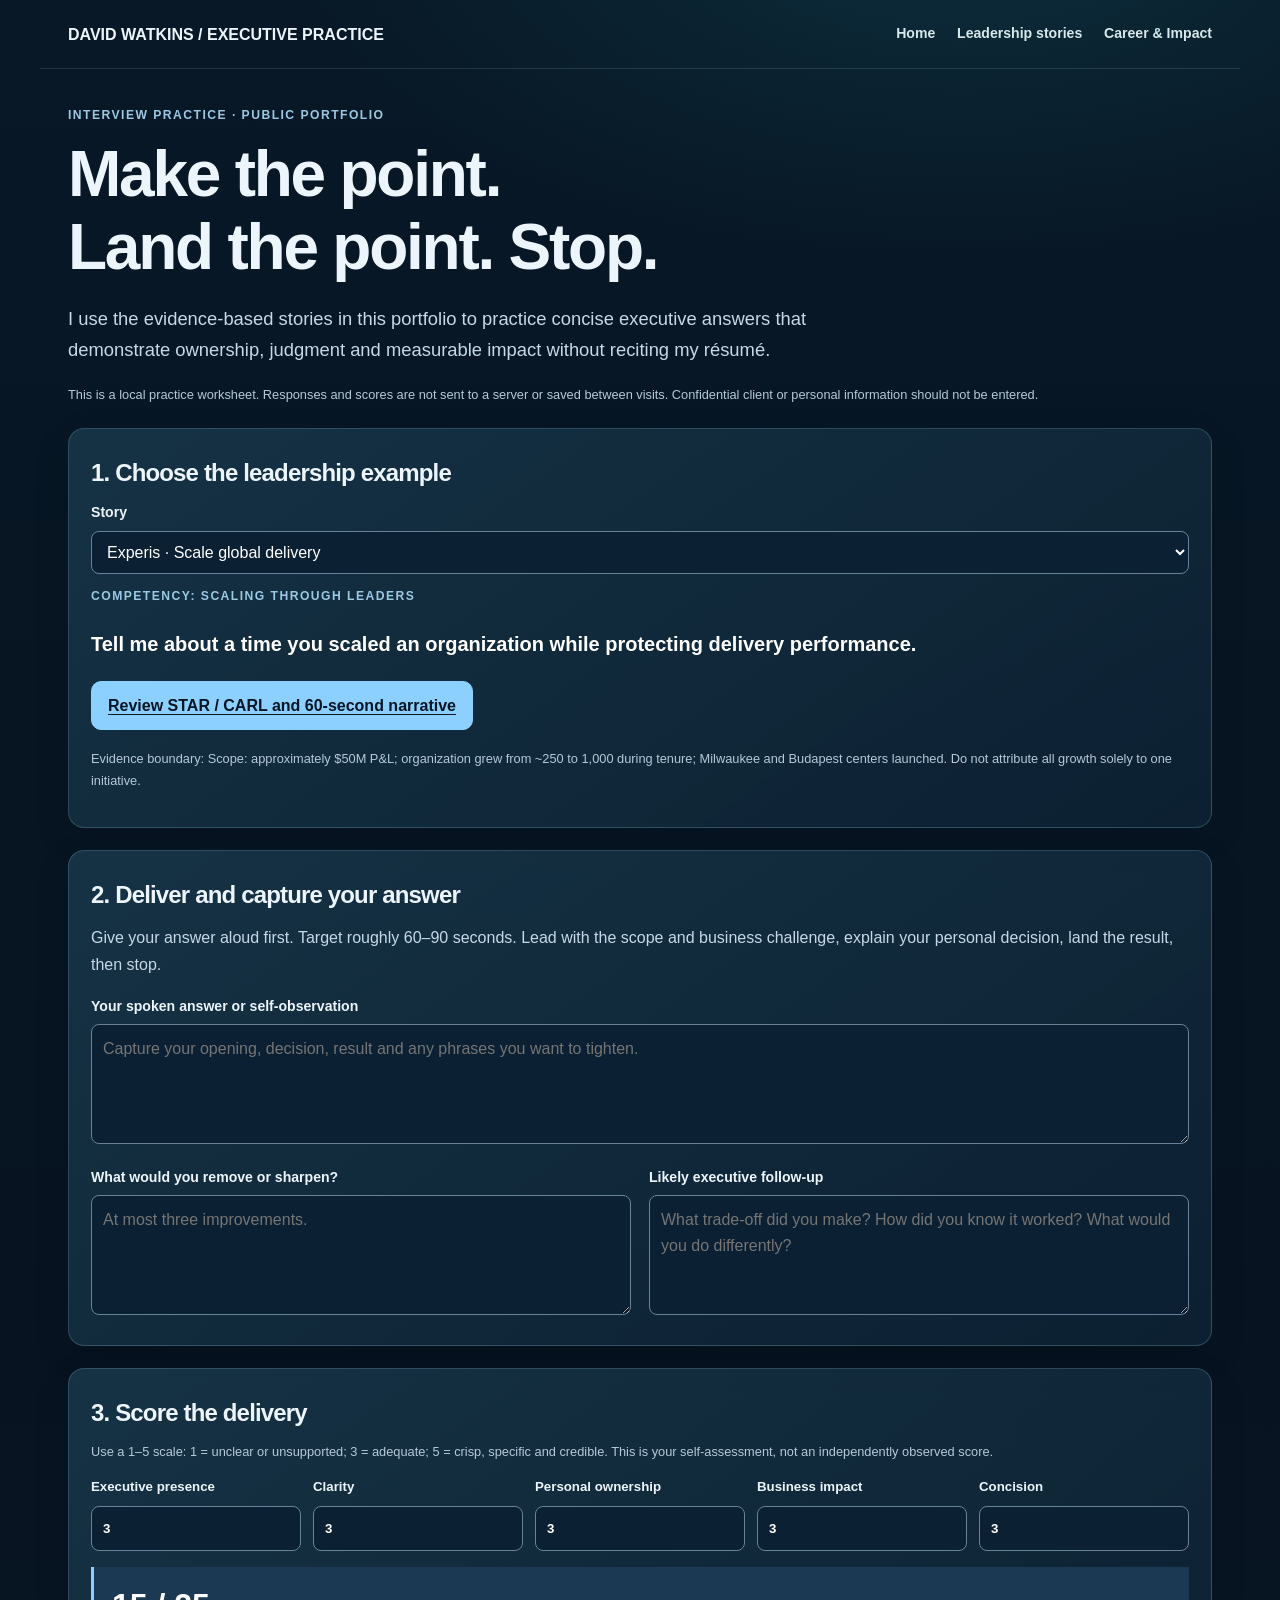
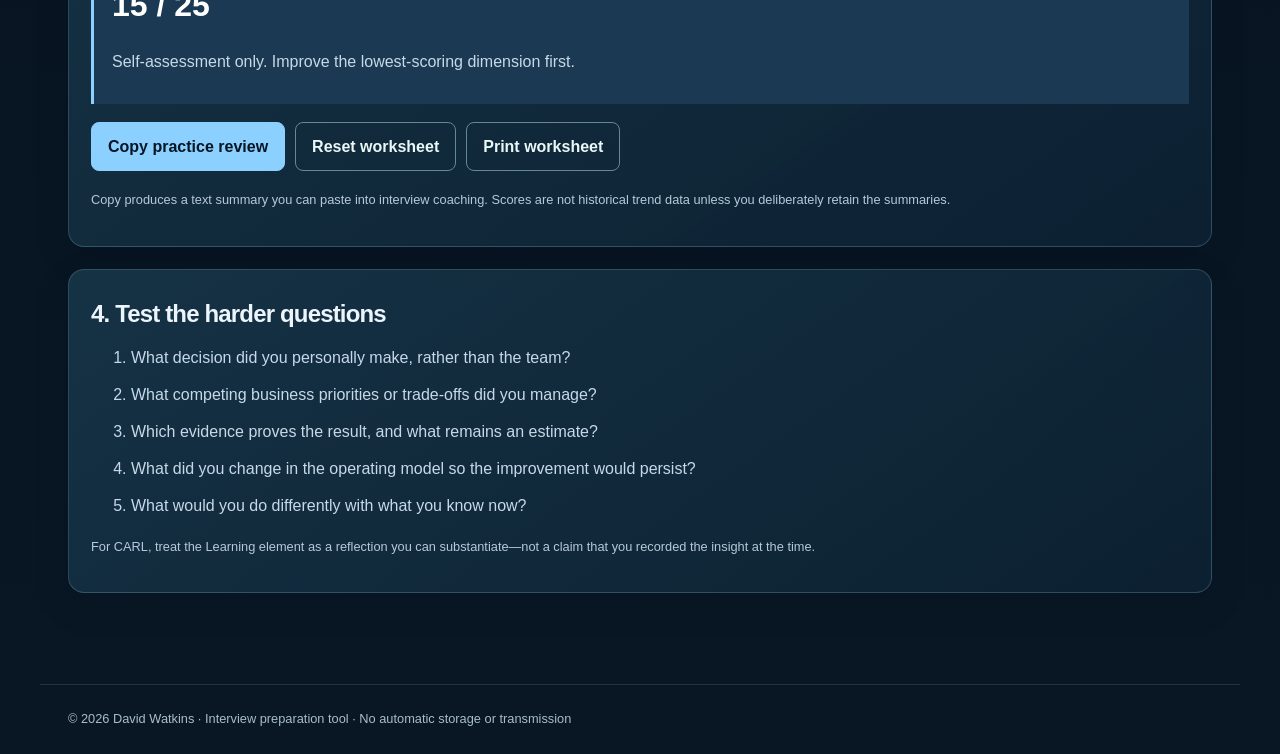
<file: interview-practice.html>
<!doctype html>
<html lang="en"><head><meta charset="utf-8"><meta name="viewport" content="width=device-width,initial-scale=1"><meta name="description" content="David Watkins executive interview practice: seven leadership stories, STAR/CARL prompts and delivery scoring."><title>Executive Interview Practice | David Watkins</title><link rel="stylesheet" href="assets/portfolio-polish.css"><style>
:root{color-scheme:dark;font-family:Arial,Helvetica,sans-serif;--bg:#091321;--panel:#142b40;--line:#425e77;--accent:#8bd0ff}*{box-sizing:border-box}body{margin:0;background:var(--bg);color:#edf5fc;line-height:1.6}header,main,footer{max-width:1080px;margin:auto;padding:24px 28px}header{border-bottom:1px solid var(--line);display:flex;justify-content:space-between;gap:20px;flex-wrap:wrap}nav{display:flex;gap:16px;flex-wrap:wrap}a{color:var(--accent)}nav a{text-decoration:none;font-weight:700;font-size:.88rem}h1{font-size:clamp(2.4rem,5vw,4.1rem);line-height:1.1;margin:12px 0}h2{font-size:1.5rem;margin:8px 0 15px}p,li{color:#c7d9e8}.eyebrow{color:var(--accent);text-transform:uppercase;letter-spacing:.14em;font-size:.76rem;font-weight:800}.lead{font-size:1.15rem;max-width:790px}.panel{border:1px solid var(--line);background:var(--panel);border-radius:13px;padding:22px;margin:22px 0}.two{display:grid;grid-template-columns:1fr 1fr;gap:18px}.field{display:block;font-weight:700;font-size:.88rem;margin:14px 0 7px}select,textarea,input{width:100%;background:#0b2032;color:#fff;border:1px solid #68829a;border-radius:8px;padding:11px;font:inherit}textarea{min-height:120px;resize:vertical}button,.button{border:1px solid #8bd0ff;background:#8bd0ff;color:#071524;font:inherit;font-weight:800;padding:11px 16px;border-radius:8px;cursor:pointer}button.secondary{background:transparent;color:#ccecff}button:focus-visible,a:focus-visible,select:focus-visible,textarea:focus-visible,input:focus-visible{outline:3px solid #fff;outline-offset:3px}.prompt{font-size:1.25rem;color:#fff;font-weight:700}.rubric{display:grid;grid-template-columns:repeat(5,minmax(0,1fr));gap:12px}.rubric label{font-size:.83rem;font-weight:700}.rubric input{margin-top:9px}.score{font-size:2rem;font-weight:800;color:#fff}.note{font-size:.8rem;color:#b6c9d9}.actions{display:flex;flex-wrap:wrap;gap:10px;margin:18px 0}.feedback{border-left:3px solid #8bd0ff;padding:13px 18px;background:#1b3952;margin-top:16px}.question-list li{margin-bottom:10px}footer{border-top:1px solid var(--line);font-size:.8rem}.hidden{display:none}@media(max-width:760px){.two{grid-template-columns:1fr}.rubric{grid-template-columns:repeat(2,minmax(0,1fr))}header,main,footer{padding:20px}}@media print{body{background:white;color:black}header,nav,.actions,button,select,.rubric input{display:none!important}.panel{background:white;color:black;border:1px solid #777}p,li,.note,.prompt{color:black}textarea{color:black;border:1px solid #777}.feedback{background:white;color:black}a{color:black}}
</style></head><body><header><strong>DAVID WATKINS / EXECUTIVE PRACTICE</strong><nav aria-label="Navigation"><a href="index.html">Home</a><a href="career.html#stories">Leadership stories</a><a href="career.html">Career &amp; Impact</a></nav></header><main>
<section><p class="eyebrow">Interview practice · Public portfolio</p><h1>Make the point.<br>Land the point. Stop.</h1><p class="lead">I use the evidence-based stories in this portfolio to practice concise executive answers that demonstrate ownership, judgment and measurable impact without reciting my résumé.</p><p class="note">This is a local practice worksheet. Responses and scores are not sent to a server or saved between visits. Confidential client or personal information should not be entered.</p></section>
<section class="panel"><h2>1. Choose the leadership example</h2><label class="field" for="story">Story</label><select id="story"><option value="scale">Experis · Scale global delivery</option><option value="recovery">Experis · Recover customer confidence</option><option value="certification">Microsoft · Transform certification operations</option><option value="maritime">Kymeta · Resolve maritime escalation</option><option value="telemetry">Experis · Build telemetry-led QA capability</option><option value="mobile">Experis · Commercialize mobile games testing</option><option value="quote">Kymeta · Co-author Quote-to-Cash operating model</option></select><p class="eyebrow" id="competency">Competency: scaling through leaders</p><p class="prompt" id="question">Tell me about a time you scaled an organization while protecting delivery performance.</p><div class="actions"><a id="storylink" class="button" href="career.html#story-scale">Review STAR / CARL and 60-second narrative</a></div><p class="note" id="evidence"></p></section>
<section class="panel"><h2>2. Deliver and capture your answer</h2><p>Give your answer aloud first. Target roughly 60–90 seconds. Lead with the scope and business challenge, explain your personal decision, land the result, then stop.</p><label class="field" for="notes">Your spoken answer or self-observation</label><textarea id="notes" placeholder="Capture your opening, decision, result and any phrases you want to tighten."></textarea><div class="two"><div><label class="field" for="tighten">What would you remove or sharpen?</label><textarea id="tighten" placeholder="At most three improvements."></textarea></div><div><label class="field" for="followup">Likely executive follow-up</label><textarea id="followup" placeholder="What trade-off did you make? How did you know it worked? What would you do differently?"></textarea></div></div></section>
<section class="panel"><h2>3. Score the delivery</h2><p class="note">Use a 1–5 scale: 1 = unclear or unsupported; 3 = adequate; 5 = crisp, specific and credible. This is your self-assessment, not an independently observed score.</p><div class="rubric" id="rubric"><label>Executive presence<input type="number" min="1" max="5" step="1" value="3" aria-label="Executive presence score"></label><label>Clarity<input type="number" min="1" max="5" step="1" value="3" aria-label="Clarity score"></label><label>Personal ownership<input type="number" min="1" max="5" step="1" value="3" aria-label="Personal ownership score"></label><label>Business impact<input type="number" min="1" max="5" step="1" value="3" aria-label="Business impact score"></label><label>Concision<input type="number" min="1" max="5" step="1" value="3" aria-label="Concision score"></label></div><div class="feedback" aria-live="polite"><span class="score" id="total">15 / 25</span><p id="interpretation">Baseline self-rating. Score after speaking, then identify the single biggest improvement.</p></div><div class="actions"><button id="copy" type="button">Copy practice review</button><button id="reset" class="secondary" type="button">Reset worksheet</button><button id="print" class="secondary" type="button">Print worksheet</button></div><p class="note">Copy produces a text summary you can paste into interview coaching. Scores are not historical trend data unless you deliberately retain the summaries.</p></section>
<section class="panel"><h2>4. Test the harder questions</h2><ol class="question-list"><li>What decision did you personally make, rather than the team?</li><li>What competing business priorities or trade-offs did you manage?</li><li>Which evidence proves the result, and what remains an estimate?</li><li>What did you change in the operating model so the improvement would persist?</li><li>What would you do differently with what you know now?</li></ol><p class="note">For CARL, treat the Learning element as a reflection you can substantiate—not a claim that you recorded the insight at the time.</p></section>
</main><footer>© 2026 David Watkins · Interview preparation tool · No automatic storage or transmission</footer>
<script>
(function(){'use strict';const stories={
scale:{competency:'Scaling through leaders',question:'Tell me about a time you scaled an organization while protecting delivery performance.',id:'story-scale',evidence:'Scope: approximately $50M P&L; organization grew from ~250 to 1,000 during tenure; Milwaukee and Budapest centers launched. Do not attribute all growth solely to one initiative.'},
recovery:{competency:'Customer recovery and accountability',question:'Describe a time the metrics looked healthy but the customer was dissatisfied.',id:'story-recovery',evidence:'Customer-assigned communication 5/10 → 8/10 and leadership 6/10 → 9/10 over approximately three months; not an overall CSAT or NPS score.'},
certification:{competency:'Operational transformation and commercial judgment',question:'How have you improved cost efficiency without compromising quality?',id:'story-certification',evidence:'10% reported OPEX reduction through Premium Certification; approximately $30M annual OPEX responsibility and 1,000+ annual submissions. Do not infer dollar savings from the full budget.'},
maritime:{competency:'Escalation leadership and decisions under uncertainty',question:'Tell me about a critical customer escalation where the root cause was initially unknown.',id:'story-maritime',evidence:'Provisioned replacement and field engineer deployed in parallel; replacement installed and immediate stable connectivity confirmed within three days. No claim of independently validated long-term uptime.'},
quote:{competency:'Chief of Staff, executive partnership and enterprise operating-model design',question:'Tell me about an enterprise-wide process or operating model you developed across functions.',id:'story-quote-to-cash',evidence:'Chief of Staff to Kymeta General Manager; jointly drove and co-authored Quote-to-Cash with Neil Sutch; also co-authored Customer Success operating model with KPI, SLA and customer-feedback mechanisms. Design is documented; rollout and quantified results are unverified.'},mobile:{competency:'New service commercialization and investment governance',question:'Tell me about a new service offering you sponsored from opportunity selection to commercial readiness.',id:'story-mobile',evidence:'Executive sponsor; two-opportunity organizational goal; competitive and fiscal modeling, rate cards, lab and device-lab buildout, continue-or-stop stage gates, training and sales collateral. Commercial readiness achieved 14 months after initiative start; pilot results and ROI not verified.'},telemetry:{competency:'Service innovation and applied engineering',question:'Tell me about a service capability you created to improve customer outcomes.',id:'story-telemetry',evidence:'Data analytics/telemetry offering; scenario-based test generation and telemetry ingestion tools built. Improved release-readiness confidence is qualitative; no validated percentage.'}
};const $=id=>document.getElementById(id);function update(){const v=stories[$('story').value];$('competency').textContent='Competency: '+v.competency;$('question').textContent=v.question;$('storylink').href='career.html#'+v.id;$('evidence').textContent='Evidence boundary: '+v.evidence}function score(){const values=[...document.querySelectorAll('#rubric input')].map(e=>Number(e.value));const valid=values.every(x=>Number.isInteger(x)&&x>=1&&x<=5);$('total').textContent=valid?values.reduce((a,b)=>a+b,0)+' / 25':'Complete all five scores (1–5)';$('interpretation').textContent=valid?'Self-assessment only. Improve the lowest-scoring dimension first.':'Enter a whole number from 1 to 5 for each dimension.'}function report(){const v=stories[$('story').value],labels=['Executive presence','Clarity','Personal ownership','Business impact','Concision'],vals=[...document.querySelectorAll('#rubric input')].map(e=>e.value);return ['Executive interview practice','Story: '+$('story').selectedOptions[0].textContent,'Prompt: '+v.question,'Evidence boundary: '+v.evidence,'Answer / observation: '+$('notes').value,'Improvements: '+$('tighten').value,'Follow-up: '+$('followup').value,...labels.map((l,i)=>l+': '+vals[i]+'/5'),'Total: '+$('total').textContent].join('\n')} $('story').addEventListener('change',update);document.querySelectorAll('#rubric input').forEach(e=>e.addEventListener('input',score));$('copy').addEventListener('click',()=>{const t=report();if(navigator.clipboard&&window.isSecureContext){navigator.clipboard.writeText(t).then(()=>{$('copy').textContent='Copied review'},()=>{window.prompt('Copy this review:',t)})}else{window.prompt('Copy this review:',t)}});$('reset').addEventListener('click',()=>{if(!window.confirm('Clear your unsaved practice notes and scores?'))return;['notes','tighten','followup'].forEach(id=>$(id).value='');document.querySelectorAll('#rubric input').forEach(e=>e.value=3);score();$('copy').textContent='Copy practice review'});$('print').addEventListener('click',()=>window.print());update();score()})();
</script></body></html>
</file>
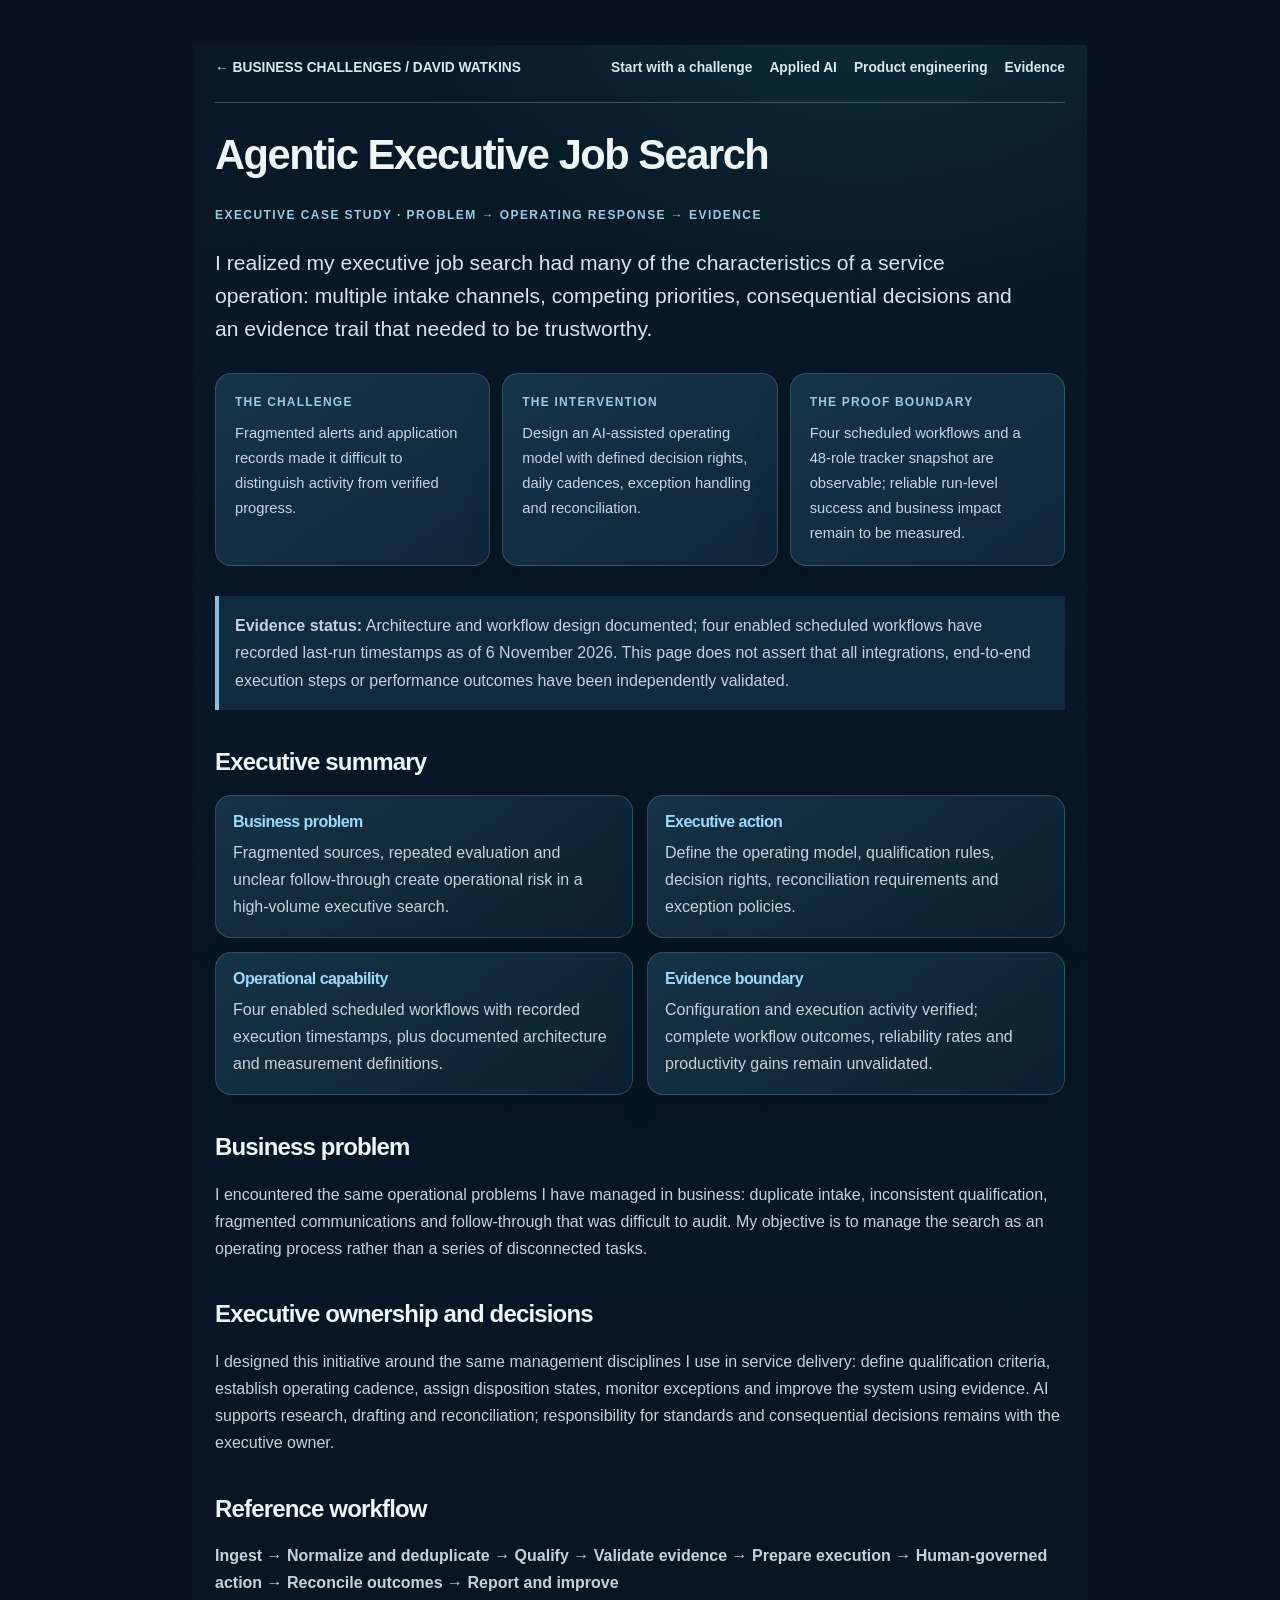
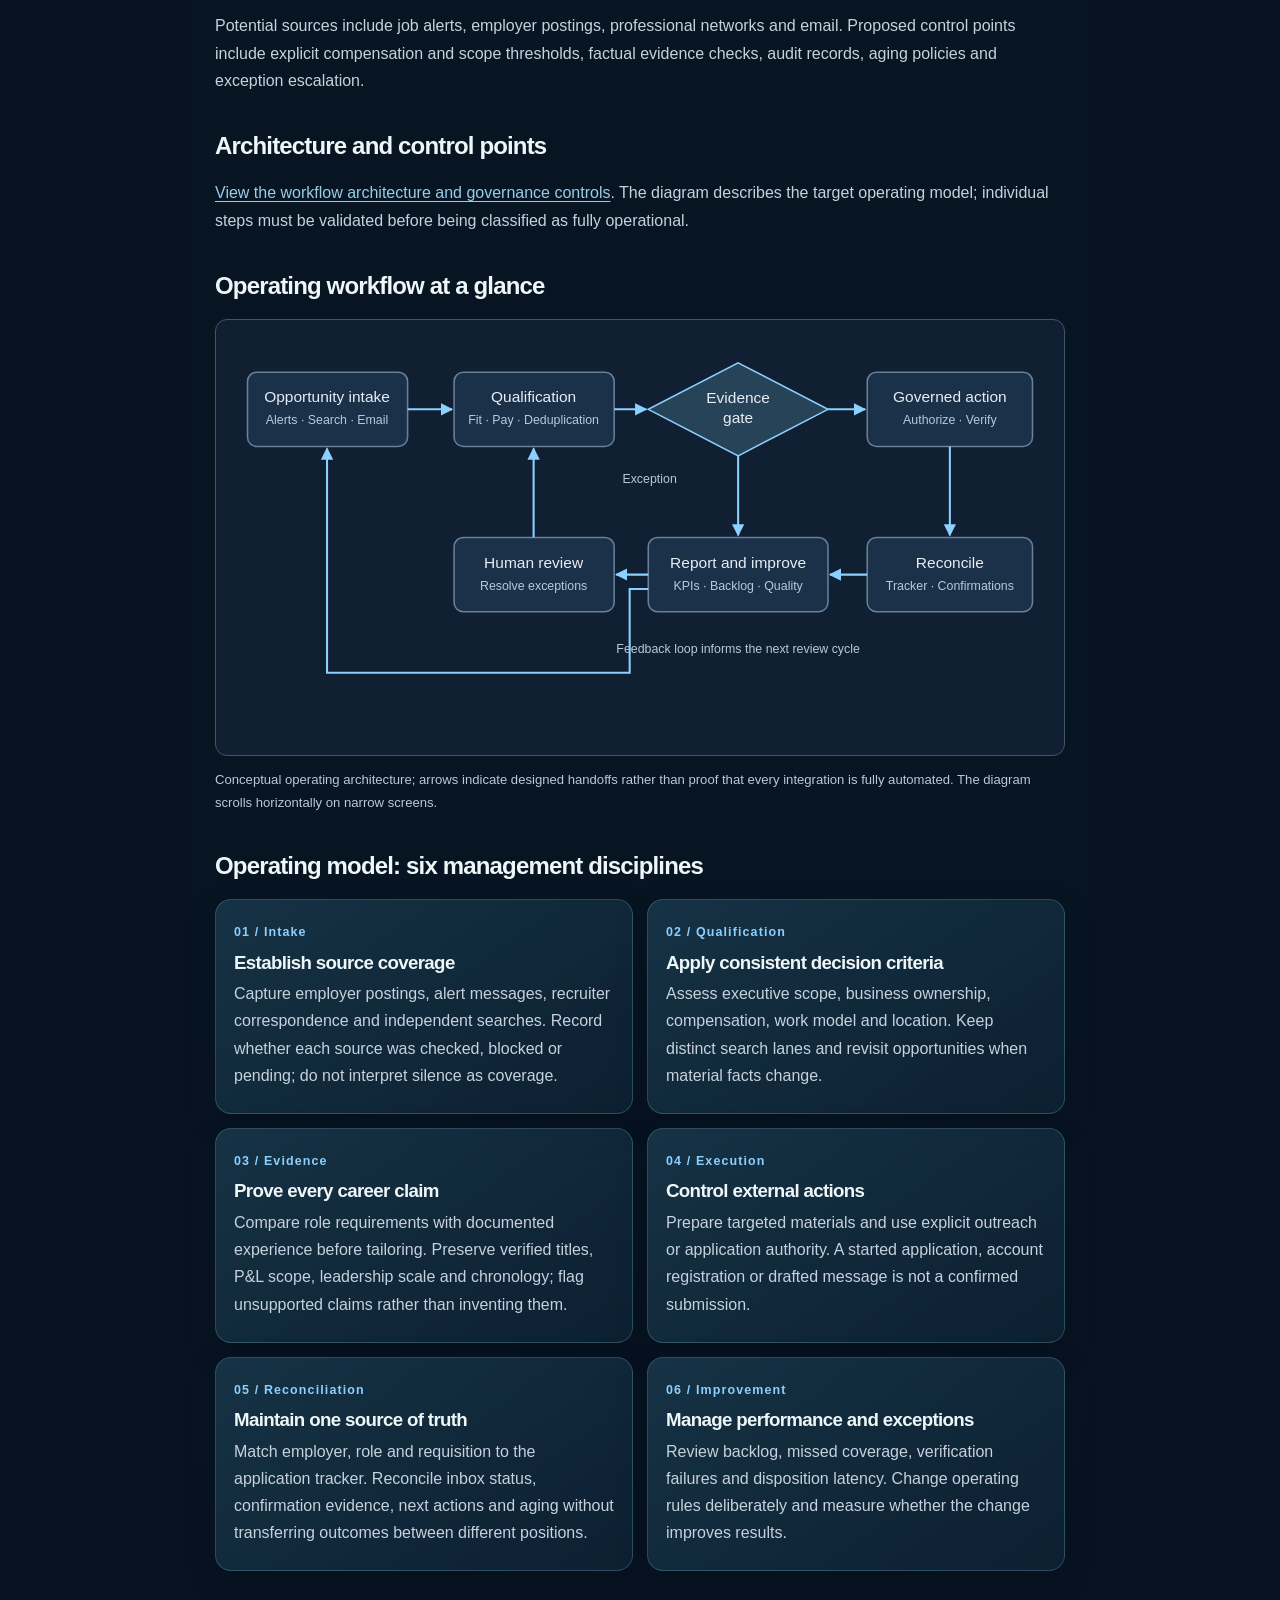
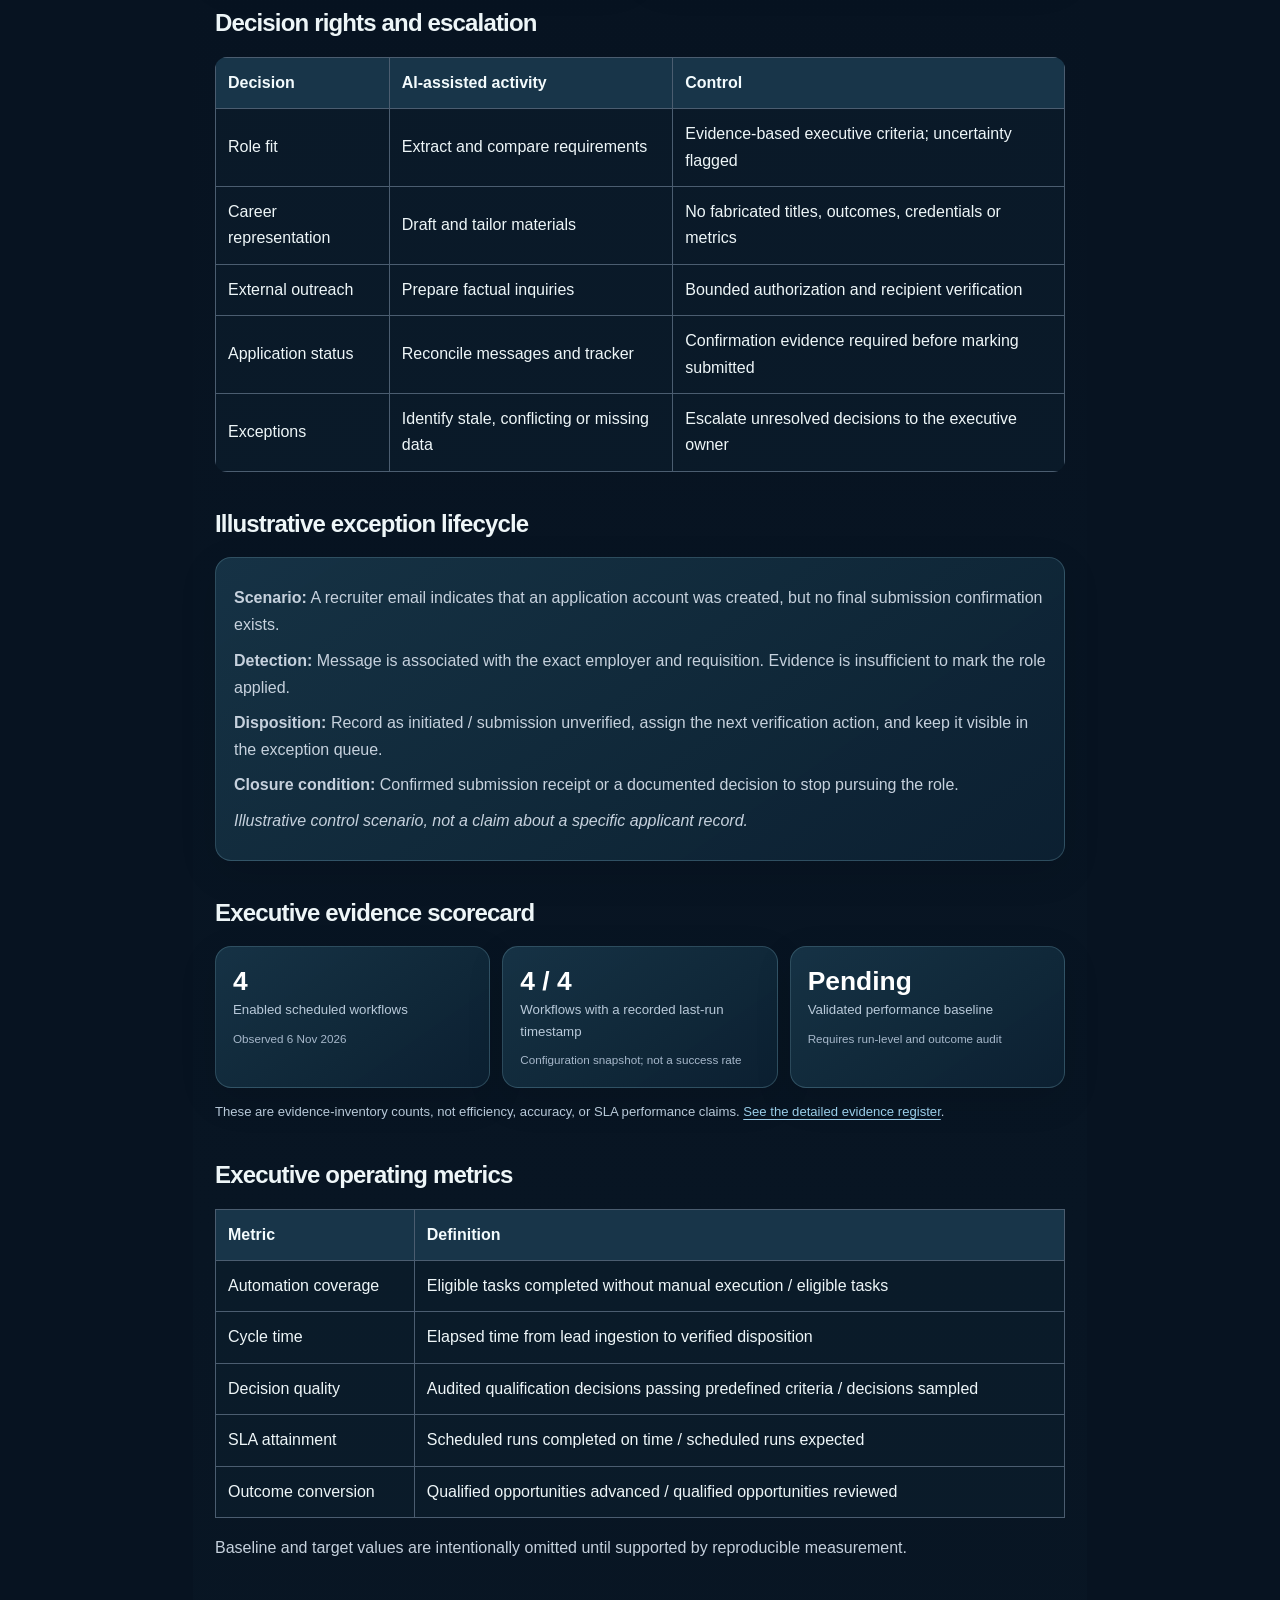
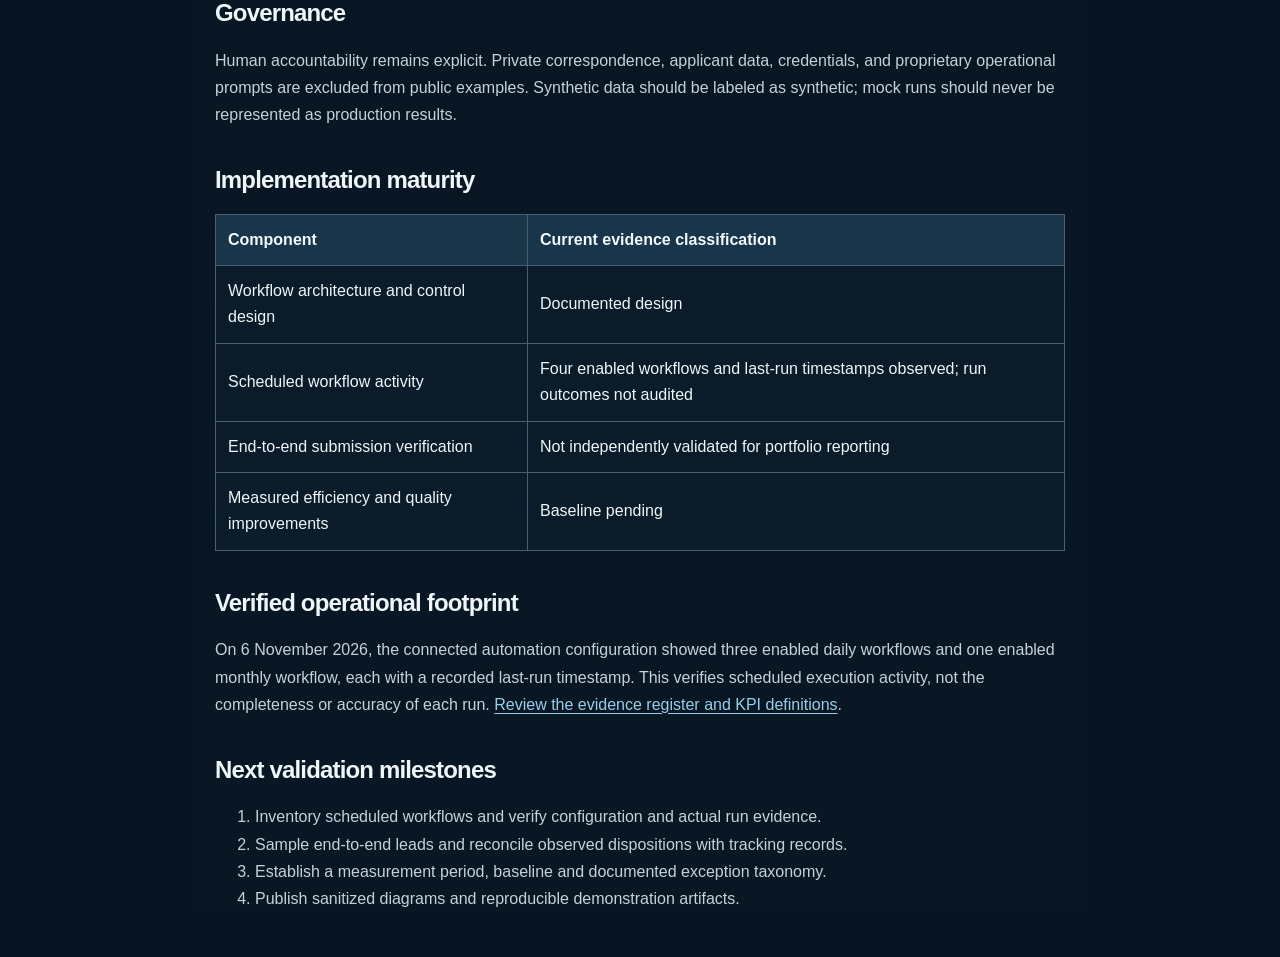
<file: case-studies/agentic-job-search.html>
<!doctype html><html lang="en"><head><meta charset="utf-8"><meta name="viewport" content="width=device-width,initial-scale=1"><title>Agentic Job Search | David Watkins</title><style>body{max-width:850px;margin:45px auto;padding:0 22px;font:18px/1.65 Arial,sans-serif;background:#0c1523;color:#edf2f8}a{color:#8bd0ff}p,li{color:#c6d1dd}h1{font-size:2.6rem}section{margin-top:38px}table{border-collapse:collapse;width:100%;min-width:600px}.table-wrap{overflow-x:auto}.steps{display:grid;grid-template-columns:repeat(2,minmax(0,1fr));gap:14px}.steps article,.example{background:#152439;border:1px solid #40546b;border-radius:10px;padding:18px}.steps span{color:#8bd0ff;font-size:.78rem;font-weight:bold;letter-spacing:.09em}.steps h3{margin:7px 0}.steps p{margin:6px 0}.example p{margin:8px 0}@media(max-width:680px){.steps{grid-template-columns:1fr}h1{font-size:2rem}body{margin:20px auto}}td,th{border:1px solid #4b5d70;padding:12px;text-align:left}th{background:#1c3048}.notice{padding:16px;background:#1b3045;border-left:4px solid #8bd0ff}.summary-grid{display:grid;grid-template-columns:repeat(2,minmax(0,1fr));gap:14px}.summary-grid article,.metric{background:#152439;border:1px solid #40546b;border-radius:10px;padding:17px}.summary-grid h3{margin:0 0 7px;font-size:1rem;color:#9ed8fa}.summary-grid p{margin:0}.metrics-grid{display:grid;grid-template-columns:repeat(3,minmax(0,1fr));gap:12px}.metric strong{display:block;font-size:1.65rem;color:#fff;line-height:1.3}.metric span{display:block;font-size:.83rem;color:#b8c9d9}.metric small{display:block;color:#a7b8cb;margin-top:8px;font-size:.73rem}.flow-diagram{background:#101f31;border:1px solid #40546b;border-radius:12px;padding:16px;overflow:auto}.flow-diagram svg{width:100%;height:auto;display:block;min-width:560px}.flow-diagram text{font-family:Arial,Helvetica,sans-serif;fill:#e8edf4;font-size:15px}.flow-diagram .sub{fill:#b8c9d9;font-size:12px}.flow-diagram .node{fill:#1b3049;stroke:#67819b;stroke-width:1.5}.flow-diagram .link{stroke:#8bd0ff;stroke-width:2;fill:none}.flow-diagram .gate{fill:#274358;stroke:#8bd0ff;stroke-width:1.5}.caption{font-size:.82rem;color:#b8c9d9}@media(max-width:680px){.summary-grid,.metrics-grid{grid-template-columns:1fr}.flow-diagram svg{min-width:530px}}</style><link rel="stylesheet" href="../assets/portfolio-polish.css"></head><body><nav class="portfolio-nav" aria-label="Portfolio navigation"><a href="../index.html#challenges">← BUSINESS CHALLENGES / DAVID WATKINS</a><span class="nav-links"><a href="../index.html#challenges">Start with a challenge</a><a href="../index.html#work">Applied AI</a><a href="../index.html#clearclone">Product engineering</a><a href="../docs/operational-evidence.html">Evidence</a></span></nav><h1>Agentic Executive Job Search</h1><div class="story-kicker">Executive case study · Problem → operating response → evidence</div><p class="story-deck">I realized my executive job search had many of the characteristics of a service operation: multiple intake channels, competing priorities, consequential decisions and an evidence trail that needed to be trustworthy.</p><div class="story-arc"><article><strong>The challenge</strong><p>Fragmented alerts and application records made it difficult to distinguish activity from verified progress.</p></article><article><strong>The intervention</strong><p>Design an AI-assisted operating model with defined decision rights, daily cadences, exception handling and reconciliation.</p></article><article><strong>The proof boundary</strong><p>Four scheduled workflows and a 48-role tracker snapshot are observable; reliable run-level success and business impact remain to be measured.</p></article></div><p class="notice"><strong>Evidence status:</strong> Architecture and workflow design documented; four enabled scheduled workflows have recorded last-run timestamps as of 6 November 2026. This page does not assert that all integrations, end-to-end execution steps or performance outcomes have been independently validated.</p><section aria-labelledby="executive-summary"><h2 id="executive-summary">Executive summary</h2><div class="summary-grid"><article><h3>Business problem</h3><p>Fragmented sources, repeated evaluation and unclear follow-through create operational risk in a high-volume executive search.</p></article><article><h3>Executive action</h3><p>Define the operating model, qualification rules, decision rights, reconciliation requirements and exception policies.</p></article><article><h3>Operational capability</h3><p>Four enabled scheduled workflows with recorded execution timestamps, plus documented architecture and measurement definitions.</p></article><article><h3>Evidence boundary</h3><p>Configuration and execution activity verified; complete workflow outcomes, reliability rates and productivity gains remain unvalidated.</p></article></div></section><section><h2>Business problem</h2><p>I encountered the same operational problems I have managed in business: duplicate intake, inconsistent qualification, fragmented communications and follow-through that was difficult to audit. My objective is to manage the search as an operating process rather than a series of disconnected tasks.</p></section><section><h2>Executive ownership and decisions</h2><p>I designed this initiative around the same management disciplines I use in service delivery: define qualification criteria, establish operating cadence, assign disposition states, monitor exceptions and improve the system using evidence. AI supports research, drafting and reconciliation; responsibility for standards and consequential decisions remains with the executive owner.</p></section><section><h2>Reference workflow</h2><p><strong>Ingest → Normalize and deduplicate → Qualify → Validate evidence → Prepare execution → Human-governed action → Reconcile outcomes → Report and improve</strong></p><p>Potential sources include job alerts, employer postings, professional networks and email. Proposed control points include explicit compensation and scope thresholds, factual evidence checks, audit records, aging policies and exception escalation.</p></section><section><h2>Architecture and control points</h2><p><a href="../docs/ARCHITECTURE.md">View the workflow architecture and governance controls</a>. The diagram describes the target operating model; individual steps must be validated before being classified as fully operational.</p></section><section aria-labelledby="workflow-visual"><h2 id="workflow-visual">Operating workflow at a glance</h2><div class="flow-diagram" role="img" aria-label="Workflow from opportunity intake to qualification, evidence gate, governed execution, reconciliation, and improvement. Exceptions route to human review."><svg viewBox="0 0 790 390" xmlns="http://www.w3.org/2000/svg"><defs><marker id="arrow" viewBox="0 0 10 10" refX="9" refY="5" markerWidth="6" markerHeight="6" orient="auto-start-reverse"><path d="M0 0 L10 5 L0 10 Z" fill="#8bd0ff"/></marker></defs>
<rect class="node" x="15" y="35" width="155" height="72" rx="9"/><text x="92" y="64" text-anchor="middle">Opportunity intake</text><text class="sub" x="92" y="85" text-anchor="middle">Alerts · Search · Email</text>
<rect class="node" x="215" y="35" width="155" height="72" rx="9"/><text x="292" y="64" text-anchor="middle">Qualification</text><text class="sub" x="292" y="85" text-anchor="middle">Fit · Pay · Deduplication</text>
<path class="gate" d="M490 26 L577 71 L490 116 L403 71 Z"/><text x="490" y="65" text-anchor="middle">Evidence</text><text x="490" y="84" text-anchor="middle">gate</text>
<rect class="node" x="615" y="35" width="160" height="72" rx="9"/><text x="695" y="64" text-anchor="middle">Governed action</text><text class="sub" x="695" y="85" text-anchor="middle">Authorize · Verify</text>
<rect class="node" x="615" y="195" width="160" height="72" rx="9"/><text x="695" y="225" text-anchor="middle">Reconcile</text><text class="sub" x="695" y="246" text-anchor="middle">Tracker · Confirmations</text>
<rect class="node" x="403" y="195" width="174" height="72" rx="9"/><text x="490" y="225" text-anchor="middle">Report and improve</text><text class="sub" x="490" y="246" text-anchor="middle">KPIs · Backlog · Quality</text>
<rect class="node" x="215" y="195" width="155" height="72" rx="9"/><text x="292" y="225" text-anchor="middle">Human review</text><text class="sub" x="292" y="246" text-anchor="middle">Resolve exceptions</text>
<path class="link" d="M170 71 H213" marker-end="url(#arrow)"/><path class="link" d="M370 71 H401" marker-end="url(#arrow)"/><path class="link" d="M577 71 H613" marker-end="url(#arrow)"/><path class="link" d="M695 107 V193" marker-end="url(#arrow)"/><path class="link" d="M615 231 H579" marker-end="url(#arrow)"/><path class="link" d="M490 116 V193" marker-end="url(#arrow)"/><path class="link" d="M403 231 H372" marker-end="url(#arrow)"/><path class="link" d="M292 195 V109" marker-end="url(#arrow)"/><path class="link" d="M403 245 H385 V326 H92 V109" marker-end="url(#arrow)"/><text class="sub" x="378" y="142">Exception</text><text class="sub" x="490" y="307" text-anchor="middle">Feedback loop informs the next review cycle</text></svg></div><p class="caption">Conceptual operating architecture; arrows indicate designed handoffs rather than proof that every integration is fully automated. The diagram scrolls horizontally on narrow screens.</p></section><section><h2>Operating model: six management disciplines</h2><div class="steps">
<article><span>01 / Intake</span><h3>Establish source coverage</h3><p>Capture employer postings, alert messages, recruiter correspondence and independent searches. Record whether each source was checked, blocked or pending; do not interpret silence as coverage.</p></article>
<article><span>02 / Qualification</span><h3>Apply consistent decision criteria</h3><p>Assess executive scope, business ownership, compensation, work model and location. Keep distinct search lanes and revisit opportunities when material facts change.</p></article>
<article><span>03 / Evidence</span><h3>Prove every career claim</h3><p>Compare role requirements with documented experience before tailoring. Preserve verified titles, P&amp;L scope, leadership scale and chronology; flag unsupported claims rather than inventing them.</p></article>
<article><span>04 / Execution</span><h3>Control external actions</h3><p>Prepare targeted materials and use explicit outreach or application authority. A started application, account registration or drafted message is not a confirmed submission.</p></article>
<article><span>05 / Reconciliation</span><h3>Maintain one source of truth</h3><p>Match employer, role and requisition to the application tracker. Reconcile inbox status, confirmation evidence, next actions and aging without transferring outcomes between different positions.</p></article>
<article><span>06 / Improvement</span><h3>Manage performance and exceptions</h3><p>Review backlog, missed coverage, verification failures and disposition latency. Change operating rules deliberately and measure whether the change improves results.</p></article>
</div></section>
<section><h2>Decision rights and escalation</h2><div class="table-wrap"><table><thead><tr><th>Decision</th><th>AI-assisted activity</th><th>Control</th></tr></thead><tbody>
<tr><td>Role fit</td><td>Extract and compare requirements</td><td>Evidence-based executive criteria; uncertainty flagged</td></tr>
<tr><td>Career representation</td><td>Draft and tailor materials</td><td>No fabricated titles, outcomes, credentials or metrics</td></tr>
<tr><td>External outreach</td><td>Prepare factual inquiries</td><td>Bounded authorization and recipient verification</td></tr>
<tr><td>Application status</td><td>Reconcile messages and tracker</td><td>Confirmation evidence required before marking submitted</td></tr>
<tr><td>Exceptions</td><td>Identify stale, conflicting or missing data</td><td>Escalate unresolved decisions to the executive owner</td></tr>
</tbody></table></div></section>
<section><h2>Illustrative exception lifecycle</h2><div class="example"><p><strong>Scenario:</strong> A recruiter email indicates that an application account was created, but no final submission confirmation exists.</p><p><strong>Detection:</strong> Message is associated with the exact employer and requisition. Evidence is insufficient to mark the role applied.</p><p><strong>Disposition:</strong> Record as initiated / submission unverified, assign the next verification action, and keep it visible in the exception queue.</p><p><strong>Closure condition:</strong> Confirmed submission receipt or a documented decision to stop pursuing the role.</p><p><em>Illustrative control scenario, not a claim about a specific applicant record.</em></p></div></section><section aria-labelledby="scorecard"><h2 id="scorecard">Executive evidence scorecard</h2><div class="metrics-grid"><div class="metric"><strong>4</strong><span>Enabled scheduled workflows</span><small>Observed 6 Nov 2026</small></div><div class="metric"><strong>4 / 4</strong><span>Workflows with a recorded last-run timestamp</span><small>Configuration snapshot; not a success rate</small></div><div class="metric"><strong>Pending</strong><span>Validated performance baseline</span><small>Requires run-level and outcome audit</small></div></div><p class="caption">These are evidence-inventory counts, not efficiency, accuracy, or SLA performance claims. <a href="../docs/operational-evidence.html">See the detailed evidence register</a>.</p></section><section><h2>Executive operating metrics</h2><table><tr><th>Metric</th><th>Definition</th></tr><tr><td>Automation coverage</td><td>Eligible tasks completed without manual execution / eligible tasks</td></tr><tr><td>Cycle time</td><td>Elapsed time from lead ingestion to verified disposition</td></tr><tr><td>Decision quality</td><td>Audited qualification decisions passing predefined criteria / decisions sampled</td></tr><tr><td>SLA attainment</td><td>Scheduled runs completed on time / scheduled runs expected</td></tr><tr><td>Outcome conversion</td><td>Qualified opportunities advanced / qualified opportunities reviewed</td></tr></table><p>Baseline and target values are intentionally omitted until supported by reproducible measurement.</p></section><section><h2>Governance</h2><p>Human accountability remains explicit. Private correspondence, applicant data, credentials, and proprietary operational prompts are excluded from public examples. Synthetic data should be labeled as synthetic; mock runs should never be represented as production results.</p></section><section><h2>Implementation maturity</h2><table><tr><th>Component</th><th>Current evidence classification</th></tr><tr><td>Workflow architecture and control design</td><td>Documented design</td></tr><tr><td>Scheduled workflow activity</td><td>Four enabled workflows and last-run timestamps observed; run outcomes not audited</td></tr><tr><td>End-to-end submission verification</td><td>Not independently validated for portfolio reporting</td></tr><tr><td>Measured efficiency and quality improvements</td><td>Baseline pending</td></tr></table></section><section><h2>Verified operational footprint</h2><p>On 6 November 2026, the connected automation configuration showed three enabled daily workflows and one enabled monthly workflow, each with a recorded last-run timestamp. This verifies scheduled execution activity, not the completeness or accuracy of each run. <a href="../docs/operational-evidence.html">Review the evidence register and KPI definitions</a>.</p></section><section><h2>Next validation milestones</h2><ol><li>Inventory scheduled workflows and verify configuration and actual run evidence.</li><li>Sample end-to-end leads and reconcile observed dispositions with tracking records.</li><li>Establish a measurement period, baseline and documented exception taxonomy.</li><li>Publish sanitized diagrams and reproducible demonstration artifacts.</li></ol></section></body></html>
</file>
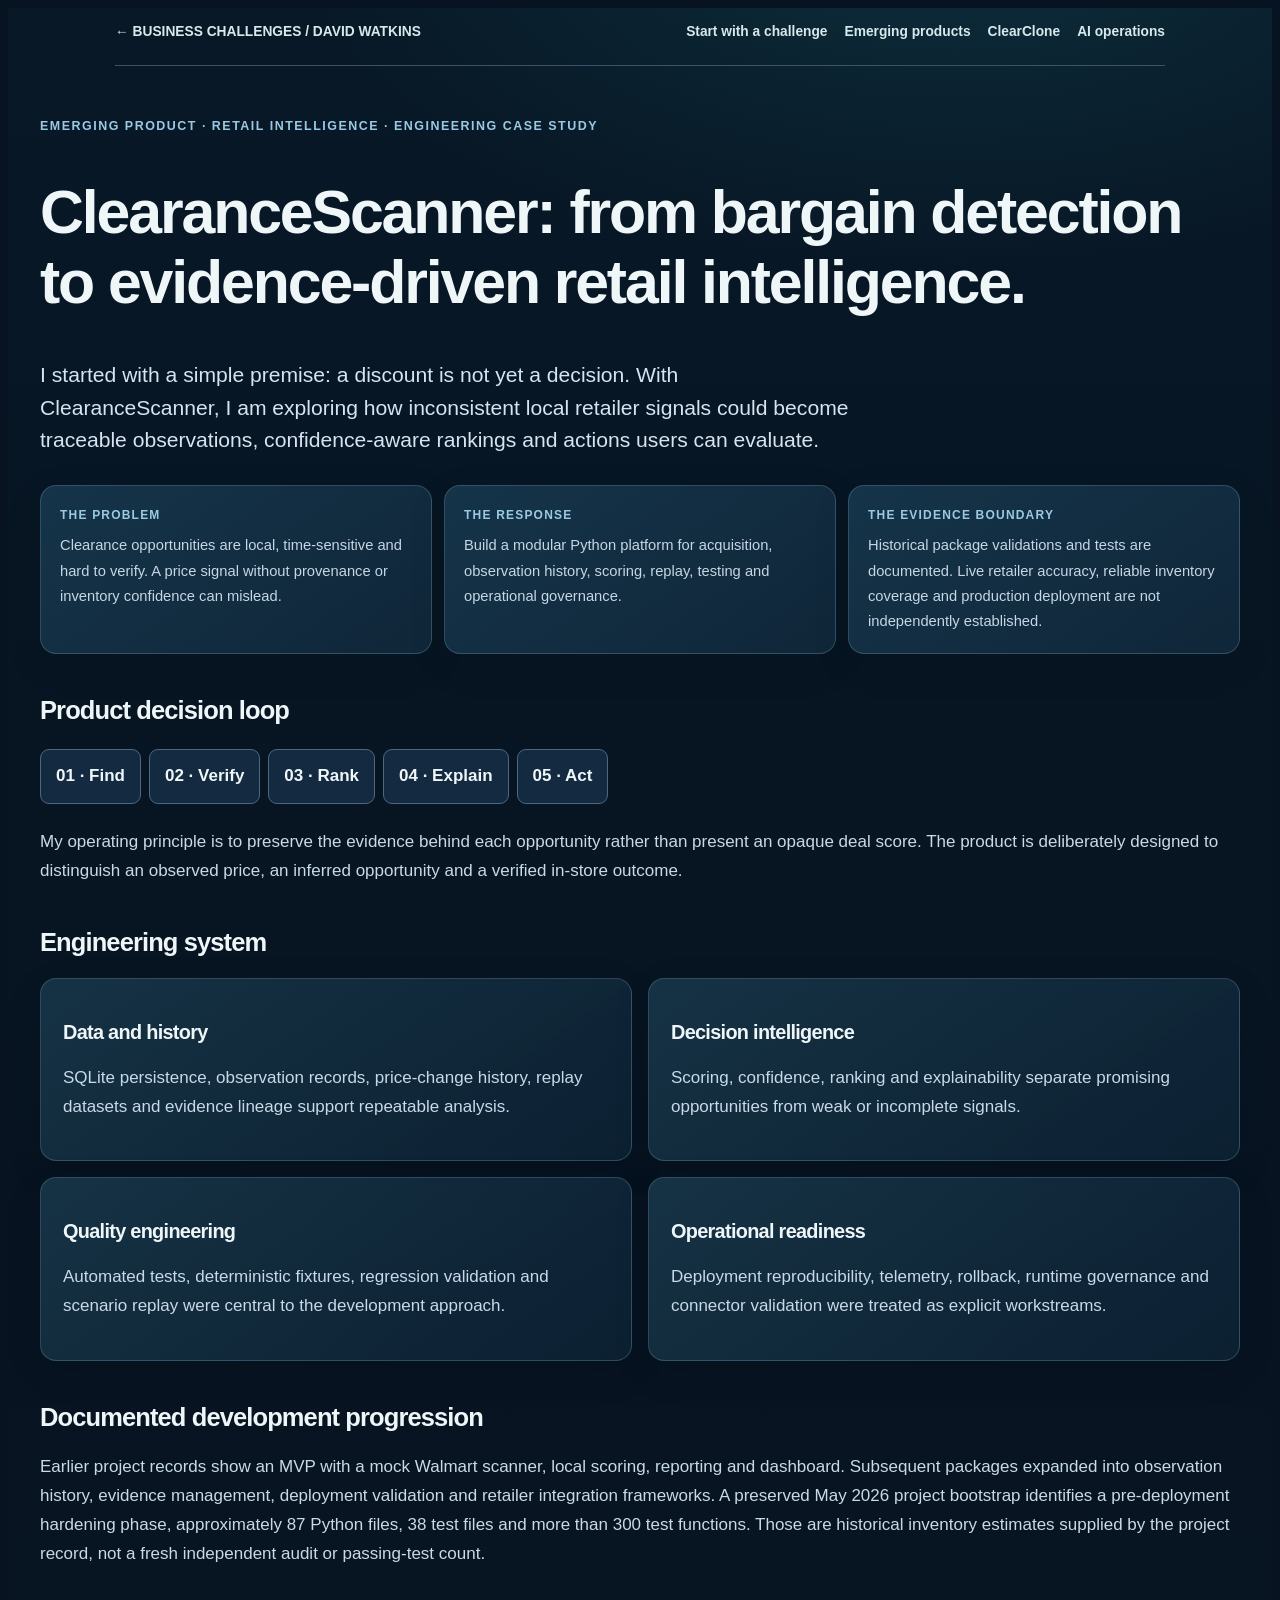
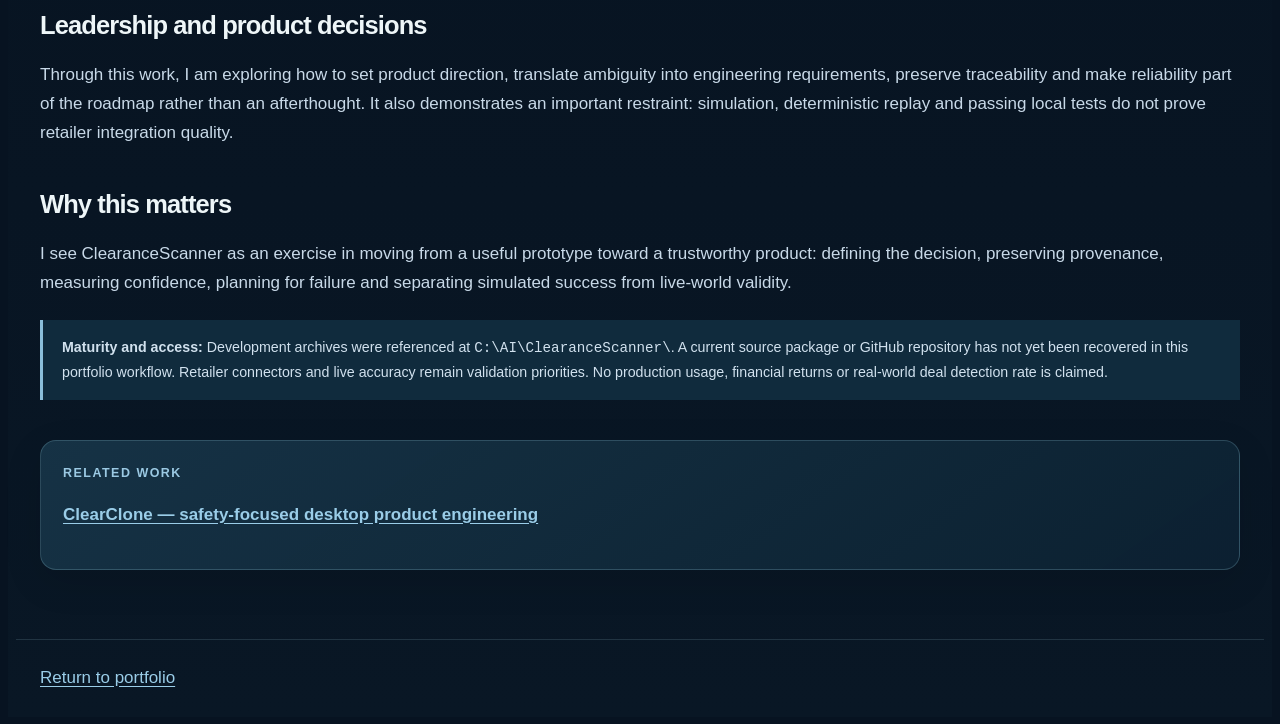
<file: case-studies/clearance-scanner.html>
<!doctype html><html lang="en"><head><meta charset="utf-8"><meta name="viewport" content="width=device-width,initial-scale=1"><meta name="description" content="ClearanceScanner: evidence-driven retail intelligence platform and engineering case study."><title>ClearanceScanner | Retail Intelligence Engineering</title><link rel="stylesheet" href="../assets/portfolio-polish.css"><style>body{font:17px/1.7 Arial,Helvetica,sans-serif}main,nav,footer{max-width:1050px;margin:auto;padding:24px}h1{font-size:clamp(2.2rem,5vw,3.8rem);line-height:1.13}h2{margin-top:42px}p,li{color:#c8d9e8}.eyebrow{color:#8bd0ff;text-transform:uppercase;font-size:.78rem;letter-spacing:.13em;font-weight:700}.grid{display:grid;grid-template-columns:repeat(2,minmax(0,1fr));gap:16px}.panel{background:#152a40;border:1px solid #405a72;border-radius:12px;padding:22px}.flow{display:flex;flex-wrap:wrap;gap:8px;margin:24px 0}.flow span{border:1px solid #4b6881;background:#142a40;padding:12px 15px;border-radius:9px;font-weight:700}.footnote{font-size:.87rem;color:#b7cada}@media(max-width:680px){.grid{grid-template-columns:1fr}}</style></head><body><nav class="portfolio-nav" aria-label="Portfolio navigation"><a href="../index.html#challenges">← BUSINESS CHALLENGES / DAVID WATKINS</a><span class="nav-links"><a href="../index.html#challenges">Start with a challenge</a><a href="../index.html#emerging">Emerging products</a><a href="clearclone-product-engineering.html">ClearClone</a><a href="agentic-job-search.html">AI operations</a></span></nav><main><div class="eyebrow">Emerging product · Retail intelligence · Engineering case study</div><h1>ClearanceScanner: from bargain detection to evidence-driven retail intelligence.</h1><p class="story-deck">I started with a simple premise: a discount is not yet a decision. With ClearanceScanner, I am exploring how inconsistent local retailer signals could become traceable observations, confidence-aware rankings and actions users can evaluate.</p><div class="story-arc"><article><strong>The problem</strong><p>Clearance opportunities are local, time-sensitive and hard to verify. A price signal without provenance or inventory confidence can mislead.</p></article><article><strong>The response</strong><p>Build a modular Python platform for acquisition, observation history, scoring, replay, testing and operational governance.</p></article><article><strong>The evidence boundary</strong><p>Historical package validations and tests are documented. Live retailer accuracy, reliable inventory coverage and production deployment are not independently established.</p></article></div><h2>Product decision loop</h2><div class="flow" aria-label="Find Verify Rank Explain Act"><span>01 · Find</span><span>02 · Verify</span><span>03 · Rank</span><span>04 · Explain</span><span>05 · Act</span></div><p>My operating principle is to preserve the evidence behind each opportunity rather than present an opaque deal score. The product is deliberately designed to distinguish an observed price, an inferred opportunity and a verified in-store outcome.</p><h2>Engineering system</h2><div class="grid"><article class="panel"><h3>Data and history</h3><p>SQLite persistence, observation records, price-change history, replay datasets and evidence lineage support repeatable analysis.</p></article><article class="panel"><h3>Decision intelligence</h3><p>Scoring, confidence, ranking and explainability separate promising opportunities from weak or incomplete signals.</p></article><article class="panel"><h3>Quality engineering</h3><p>Automated tests, deterministic fixtures, regression validation and scenario replay were central to the development approach.</p></article><article class="panel"><h3>Operational readiness</h3><p>Deployment reproducibility, telemetry, rollback, runtime governance and connector validation were treated as explicit workstreams.</p></article></div><h2>Documented development progression</h2><p>Earlier project records show an MVP with a mock Walmart scanner, local scoring, reporting and dashboard. Subsequent packages expanded into observation history, evidence management, deployment validation and retailer integration frameworks. A preserved May 2026 project bootstrap identifies a pre-deployment hardening phase, approximately 87 Python files, 38 test files and more than 300 test functions. Those are historical inventory estimates supplied by the project record, not a fresh independent audit or passing-test count.</p><h2>Leadership and product decisions</h2><p>Through this work, I am exploring how to set product direction, translate ambiguity into engineering requirements, preserve traceability and make reliability part of the roadmap rather than an afterthought. It also demonstrates an important restraint: simulation, deterministic replay and passing local tests do not prove retailer integration quality.</p><h2>Why this matters</h2><p>I see ClearanceScanner as an exercise in moving from a useful prototype toward a trustworthy product: defining the decision, preserving provenance, measuring confidence, planning for failure and separating simulated success from live-world validity.</p><div class="evidence-note"><strong>Maturity and access:</strong> Development archives were referenced at <code>C:\AI\ClearanceScanner\</code>. A current source package or GitHub repository has not yet been recovered in this portfolio workflow. Retailer connectors and live accuracy remain validation priorities. No production usage, financial returns or real-world deal detection rate is claimed.</div><aside class="next-case"><div class="eyebrow">Related work</div><p><a href="clearclone-product-engineering.html">ClearClone — safety-focused desktop product engineering</a></p></aside></main><footer><a href="../index.html">Return to portfolio</a></footer></body></html>
</file>
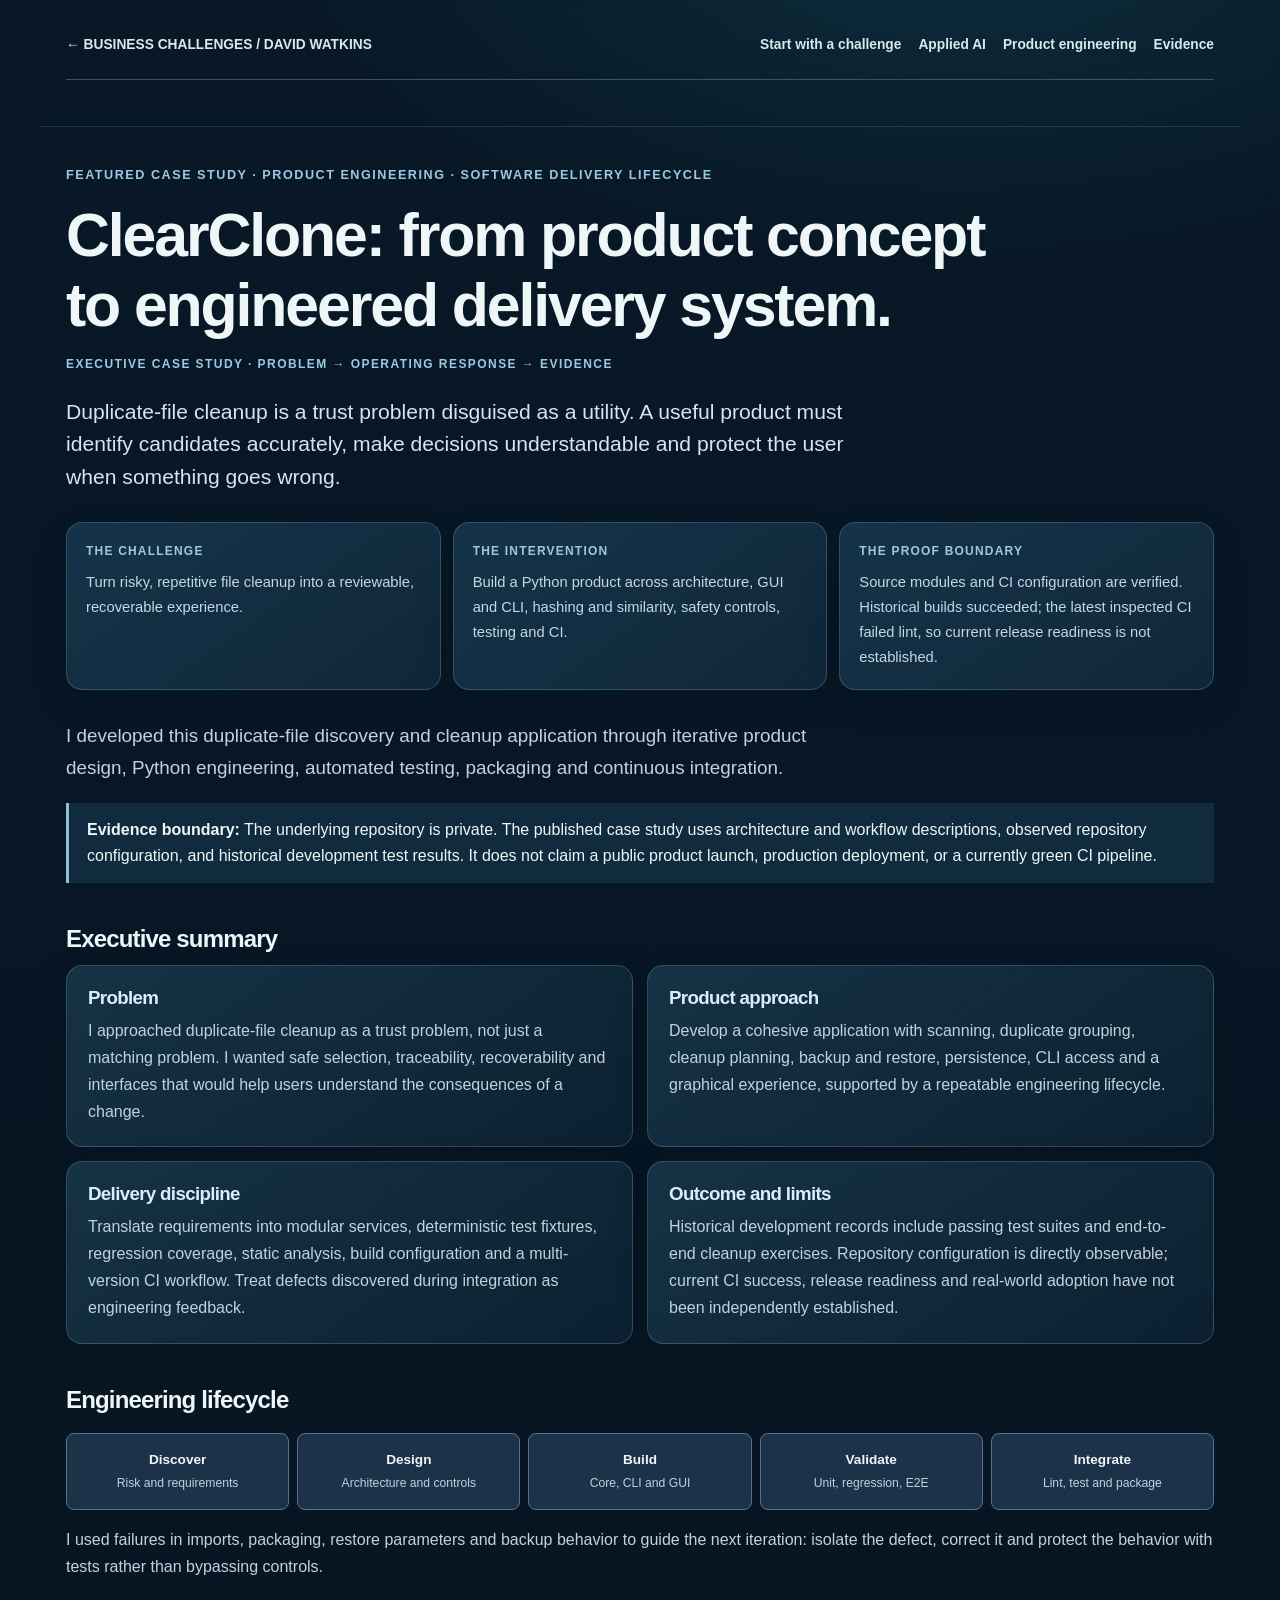
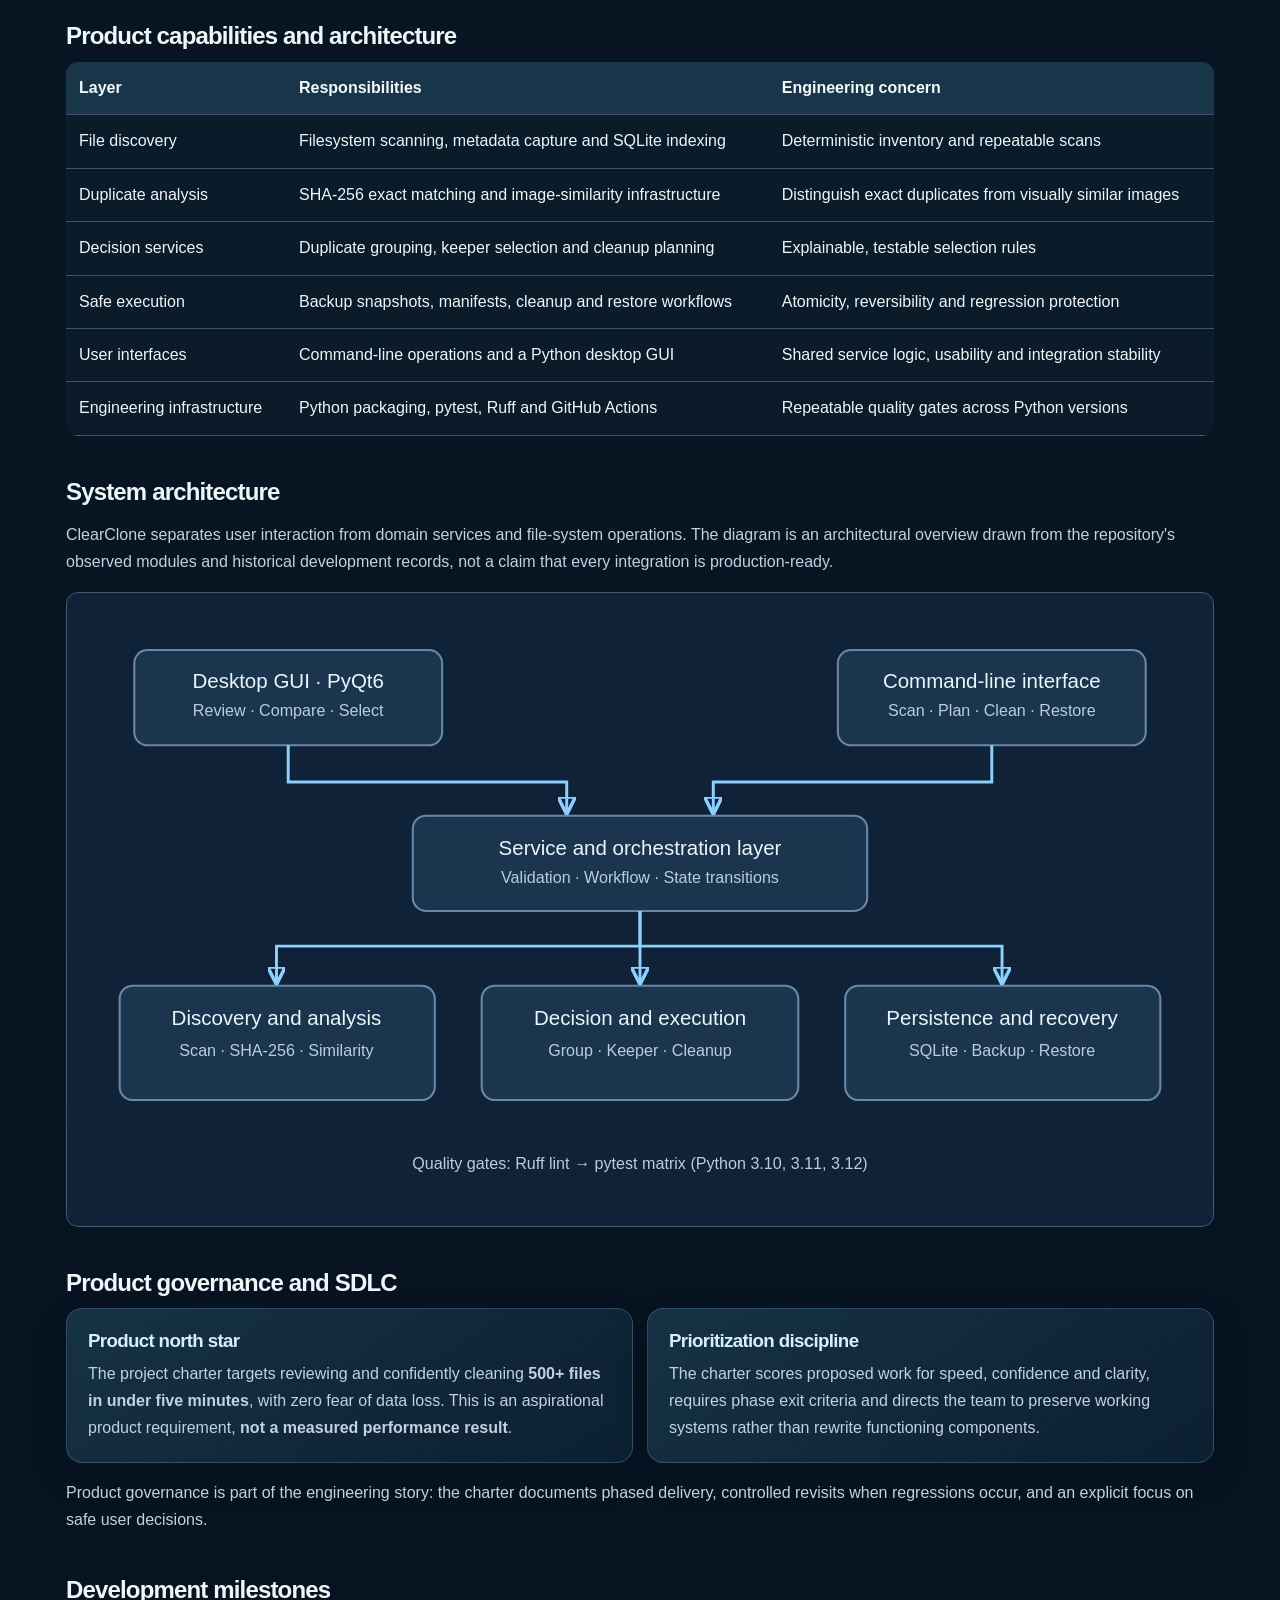
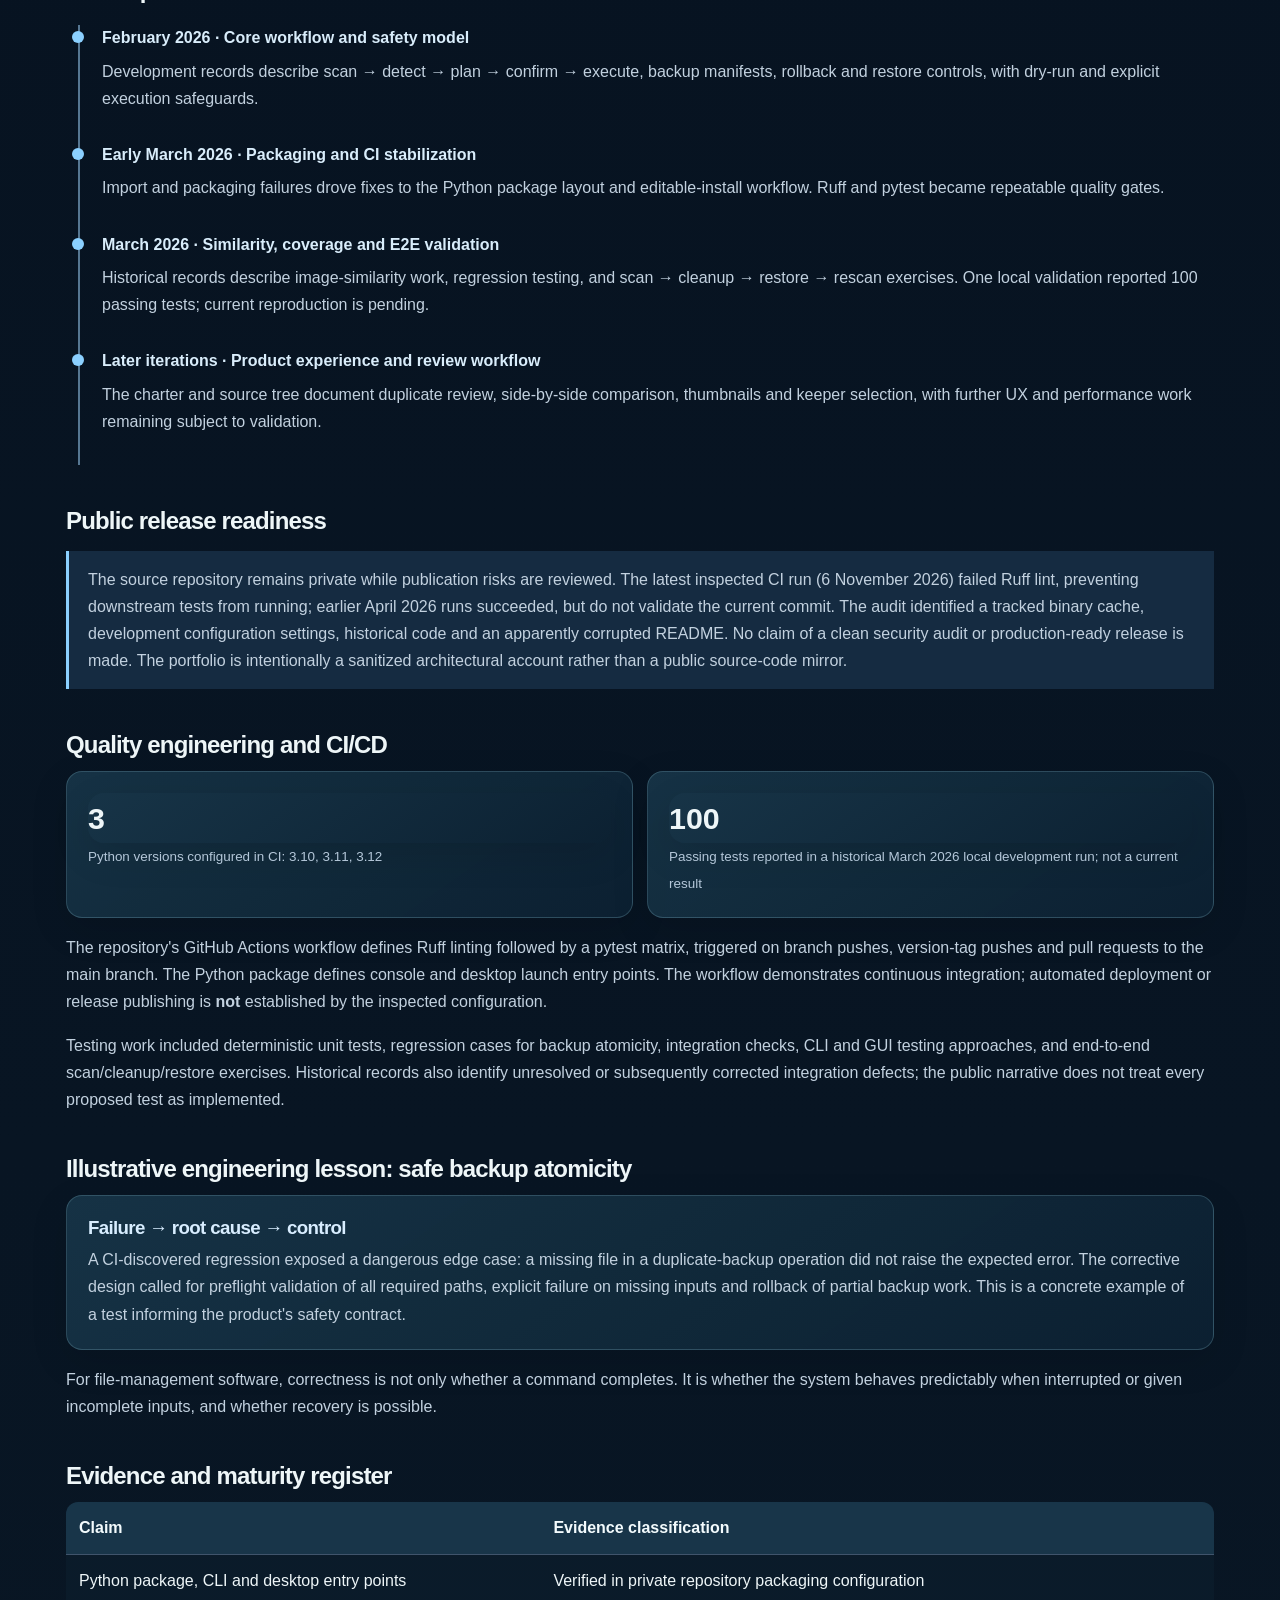
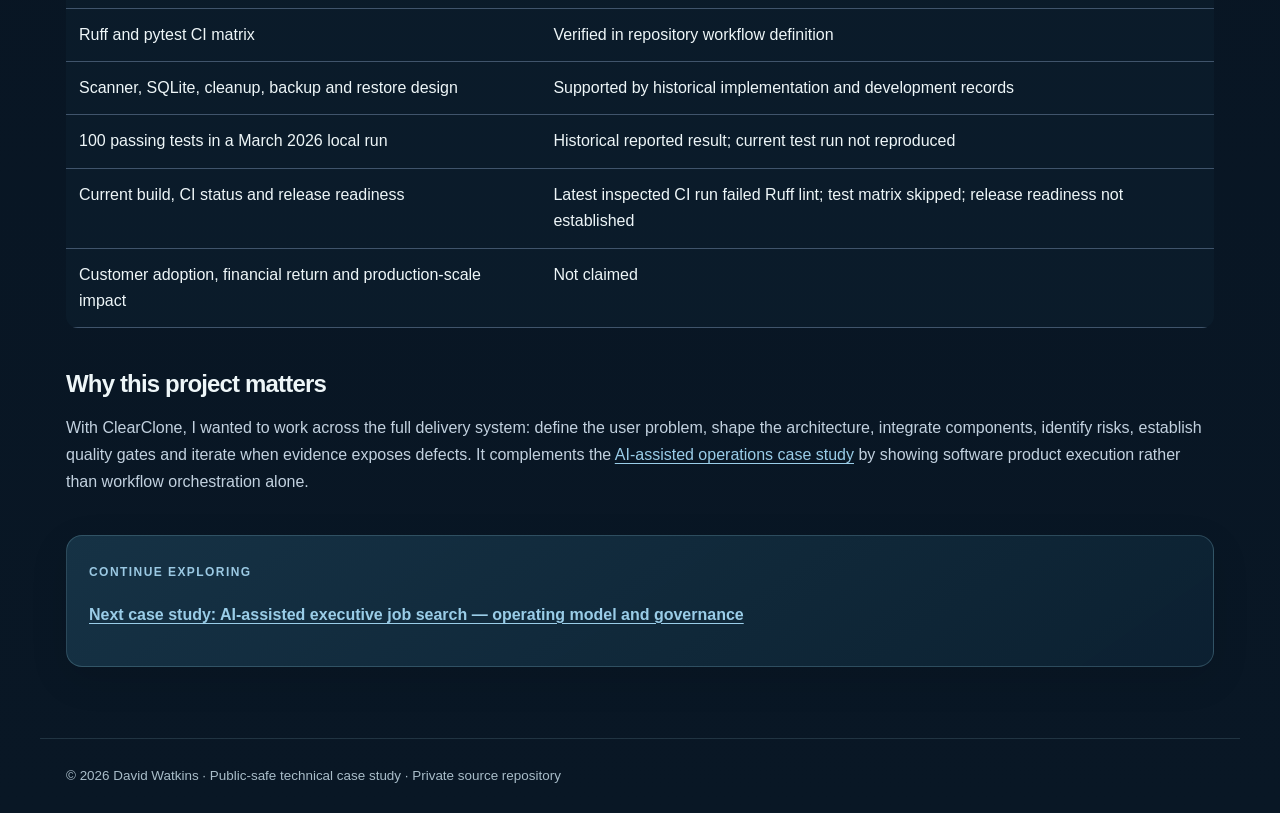
<file: case-studies/clearclone-product-engineering.html>
<!doctype html><html lang="en"><head><meta charset="utf-8"><meta name="viewport" content="width=device-width,initial-scale=1"><meta name="description" content="ClearClone: a software product engineering case study spanning architecture, Python implementation, quality engineering, and CI."><title>ClearClone | Product Engineering Case Study</title><style>:root{font-family:Arial,Helvetica,sans-serif;background:#091321;color:#edf5fc}*{box-sizing:border-box}body{margin:0;line-height:1.65}header,main,footer{max-width:1040px;margin:auto;padding:26px}a{color:#8bd0ff}p,li{color:#c2d1df}.eyebrow{color:#8bd0ff;text-transform:uppercase;letter-spacing:.12em;font-size:.79rem;font-weight:bold}h1{font-size:clamp(2.2rem,5vw,3.8rem);line-height:1.12;letter-spacing:-.025em;margin:14px 0}h2{margin:42px 0 12px}h3{margin:0 0 8px}.lead{font-size:1.18rem;max-width:790px}.grid{display:grid;grid-template-columns:repeat(2,1fr);gap:14px}.panel{border:1px solid #38506a;background:#14253a;border-radius:12px;padding:21px}.panel p{margin:0}.panel h3{color:#d8edff}.stat{font-size:1.9rem;font-weight:bold;display:block}.stat-label{color:#b4c7d9;font-size:.84rem}.notice{border-left:3px solid #8bd0ff;padding:14px 18px;background:#162b41}.flow{display:grid;grid-template-columns:repeat(5,1fr);gap:8px;margin-top:20px}.flow div{padding:15px 10px;text-align:center;border:1px solid #54718d;border-radius:8px;background:#1b3249;font-size:.85rem}.flow strong{display:block}.flow span{color:#bed1e1;font-size:.76rem}.table-wrap{overflow-x:auto}table{border-collapse:collapse;width:100%;min-width:650px}th,td{text-align:left;padding:13px;border-bottom:1px solid #40546b;vertical-align:top}th{background:#1b3049}footer{border-top:1px solid #344153;color:#9db0c2;margin-top:50px;font-size:.84rem}@media(max-width:700px){header,main,footer{padding:18px}.grid{grid-template-columns:1fr}.flow{grid-template-columns:1fr 1fr}}.architecture{background:#102238;border:1px solid #415b74;border-radius:12px;padding:16px;overflow-x:auto}.architecture svg{display:block;width:100%;height:auto;min-width:650px}.architecture text{fill:#eaf5fc;font-family:Arial,Helvetica,sans-serif;font-size:14px}.architecture .secondary-text{fill:#b8cddd;font-size:11px}.architecture rect{fill:#1c354e;stroke:#6689a6;stroke-width:1.4}.architecture path{stroke:#8bd0ff;stroke-width:2;fill:none}.timeline{border-left:2px solid #567792;margin:22px 0 0 12px;padding-left:22px}.milestone{position:relative;padding:0 0 24px}.milestone:before{content:"";position:absolute;left:-30px;top:6px;width:12px;height:12px;background:#8bd0ff;border-radius:50%}.milestone strong{color:#d9edfb}.milestone p{margin:6px 0}.callout{background:#152b41;border-left:3px solid #8bd0ff;padding:15px 19px}</style><link rel="stylesheet" href="../assets/portfolio-polish.css"></head><body><header><nav class="portfolio-nav" aria-label="Portfolio navigation"><a href="../index.html#challenges">← BUSINESS CHALLENGES / DAVID WATKINS</a><span class="nav-links"><a href="../index.html#challenges">Start with a challenge</a><a href="../index.html#work">Applied AI</a><a href="../index.html#clearclone">Product engineering</a><a href="../docs/operational-evidence.html">Evidence</a></span></nav></header><main><p class="eyebrow">Featured case study · Product engineering · Software delivery lifecycle</p><h1>ClearClone: from product concept to engineered delivery system.</h1><div class="story-kicker">Executive case study · Problem → operating response → evidence</div><p class="story-deck">Duplicate-file cleanup is a trust problem disguised as a utility. A useful product must identify candidates accurately, make decisions understandable and protect the user when something goes wrong.</p><div class="story-arc"><article><strong>The challenge</strong><p>Turn risky, repetitive file cleanup into a reviewable, recoverable experience.</p></article><article><strong>The intervention</strong><p>Build a Python product across architecture, GUI and CLI, hashing and similarity, safety controls, testing and CI.</p></article><article><strong>The proof boundary</strong><p>Source modules and CI configuration are verified. Historical builds succeeded; the latest inspected CI failed lint, so current release readiness is not established.</p></article></div><p class="lead">I developed this duplicate-file discovery and cleanup application through iterative product design, Python engineering, automated testing, packaging and continuous integration.</p><div class="notice"><strong>Evidence boundary:</strong> The underlying repository is private. The published case study uses architecture and workflow descriptions, observed repository configuration, and historical development test results. It does not claim a public product launch, production deployment, or a currently green CI pipeline.</div>
<section><h2>Executive summary</h2><div class="grid"><article class="panel"><h3>Problem</h3><p>I approached duplicate-file cleanup as a trust problem, not just a matching problem. I wanted safe selection, traceability, recoverability and interfaces that would help users understand the consequences of a change.</p></article><article class="panel"><h3>Product approach</h3><p>Develop a cohesive application with scanning, duplicate grouping, cleanup planning, backup and restore, persistence, CLI access and a graphical experience, supported by a repeatable engineering lifecycle.</p></article><article class="panel"><h3>Delivery discipline</h3><p>Translate requirements into modular services, deterministic test fixtures, regression coverage, static analysis, build configuration and a multi-version CI workflow. Treat defects discovered during integration as engineering feedback.</p></article><article class="panel"><h3>Outcome and limits</h3><p>Historical development records include passing test suites and end-to-end cleanup exercises. Repository configuration is directly observable; current CI success, release readiness and real-world adoption have not been independently established.</p></article></div></section>
<section><h2>Engineering lifecycle</h2><div class="flow" aria-label="Product development lifecycle"><div><strong>Discover</strong><span>Risk and requirements</span></div><div><strong>Design</strong><span>Architecture and controls</span></div><div><strong>Build</strong><span>Core, CLI and GUI</span></div><div><strong>Validate</strong><span>Unit, regression, E2E</span></div><div><strong>Integrate</strong><span>Lint, test and package</span></div></div><p>I used failures in imports, packaging, restore parameters and backup behavior to guide the next iteration: isolate the defect, correct it and protect the behavior with tests rather than bypassing controls.</p></section>
<section><h2>Product capabilities and architecture</h2><div class="table-wrap"><table><thead><tr><th>Layer</th><th>Responsibilities</th><th>Engineering concern</th></tr></thead><tbody>
<tr><td>File discovery</td><td>Filesystem scanning, metadata capture and SQLite indexing</td><td>Deterministic inventory and repeatable scans</td></tr>
<tr><td>Duplicate analysis</td><td>SHA-256 exact matching and image-similarity infrastructure</td><td>Distinguish exact duplicates from visually similar images</td></tr>
<tr><td>Decision services</td><td>Duplicate grouping, keeper selection and cleanup planning</td><td>Explainable, testable selection rules</td></tr>
<tr><td>Safe execution</td><td>Backup snapshots, manifests, cleanup and restore workflows</td><td>Atomicity, reversibility and regression protection</td></tr>
<tr><td>User interfaces</td><td>Command-line operations and a Python desktop GUI</td><td>Shared service logic, usability and integration stability</td></tr>
<tr><td>Engineering infrastructure</td><td>Python packaging, pytest, Ruff and GitHub Actions</td><td>Repeatable quality gates across Python versions</td></tr>
</tbody></table></div></section>
<section><h2>System architecture</h2><p>ClearClone separates user interaction from domain services and file-system operations. The diagram is an architectural overview drawn from the repository's observed modules and historical development records, not a claim that every integration is production-ready.</p><div class="architecture" role="img" aria-label="Desktop GUI and CLI connect to service and orchestration layers, which use scanner, hashing, similarity, grouping, keeper selection, cleanup, backup, restore, SQLite and cache. CI provides lint and tests."><svg xmlns="http://www.w3.org/2000/svg" viewBox="0 0 760 410"><defs><marker id="ccarr" viewBox="0 0 10 10" refX="9" refY="5" markerWidth="6" markerHeight="6" orient="auto"><path d="M0 0L10 5L0 10Z" fill="#8bd0ff" stroke="none"/></marker></defs><rect x="35" y="28" width="210" height="65" rx="9"/><text x="140" y="54" text-anchor="middle">Desktop GUI · PyQt6</text><text class="secondary-text" x="140" y="73" text-anchor="middle">Review · Compare · Select</text><rect x="515" y="28" width="210" height="65" rx="9"/><text x="620" y="54" text-anchor="middle">Command-line interface</text><text class="secondary-text" x="620" y="73" text-anchor="middle">Scan · Plan · Clean · Restore</text><rect x="225" y="141" width="310" height="65" rx="9"/><text x="380" y="168" text-anchor="middle">Service and orchestration layer</text><text class="secondary-text" x="380" y="187" text-anchor="middle">Validation · Workflow · State transitions</text><rect x="25" y="257" width="215" height="78" rx="9"/><text x="132" y="284" text-anchor="middle">Discovery and analysis</text><text class="secondary-text" x="132" y="305" text-anchor="middle">Scan · SHA-256 · Similarity</text><rect x="272" y="257" width="216" height="78" rx="9"/><text x="380" y="284" text-anchor="middle">Decision and execution</text><text class="secondary-text" x="380" y="305" text-anchor="middle">Group · Keeper · Cleanup</text><rect x="520" y="257" width="215" height="78" rx="9"/><text x="627" y="284" text-anchor="middle">Persistence and recovery</text><text class="secondary-text" x="627" y="305" text-anchor="middle">SQLite · Backup · Restore</text><path d="M140 93V118H330V139" marker-end="url(#ccarr)"/><path d="M620 93V118H430V139" marker-end="url(#ccarr)"/><path d="M380 206V230H132V255" marker-end="url(#ccarr)"/><path d="M380 206V255" marker-end="url(#ccarr)"/><path d="M380 230H627V255" marker-end="url(#ccarr)"/><text class="secondary-text" x="380" y="382" text-anchor="middle">Quality gates: Ruff lint → pytest matrix (Python 3.10, 3.11, 3.12)</text></svg></div></section>
<section><h2>Product governance and SDLC</h2><div class="grid"><article class="panel"><h3>Product north star</h3><p>The project charter targets reviewing and confidently cleaning <strong>500+ files in under five minutes</strong>, with zero fear of data loss. This is an aspirational product requirement, <strong>not a measured performance result</strong>.</p></article><article class="panel"><h3>Prioritization discipline</h3><p>The charter scores proposed work for speed, confidence and clarity, requires phase exit criteria and directs the team to preserve working systems rather than rewrite functioning components.</p></article></div><p>Product governance is part of the engineering story: the charter documents phased delivery, controlled revisits when regressions occur, and an explicit focus on safe user decisions.</p></section>
<section><h2>Development milestones</h2><div class="timeline"><div class="milestone"><strong>February 2026 · Core workflow and safety model</strong><p>Development records describe scan → detect → plan → confirm → execute, backup manifests, rollback and restore controls, with dry-run and explicit execution safeguards.</p></div><div class="milestone"><strong>Early March 2026 · Packaging and CI stabilization</strong><p>Import and packaging failures drove fixes to the Python package layout and editable-install workflow. Ruff and pytest became repeatable quality gates.</p></div><div class="milestone"><strong>March 2026 · Similarity, coverage and E2E validation</strong><p>Historical records describe image-similarity work, regression testing, and scan → cleanup → restore → rescan exercises. One local validation reported 100 passing tests; current reproduction is pending.</p></div><div class="milestone"><strong>Later iterations · Product experience and review workflow</strong><p>The charter and source tree document duplicate review, side-by-side comparison, thumbnails and keeper selection, with further UX and performance work remaining subject to validation.</p></div></div></section>
<section><h2>Public release readiness</h2><p class="callout">The source repository remains private while publication risks are reviewed. The latest inspected CI run (6 November 2026) failed Ruff lint, preventing downstream tests from running; earlier April 2026 runs succeeded, but do not validate the current commit. The audit identified a tracked binary cache, development configuration settings, historical code and an apparently corrupted README. No claim of a clean security audit or production-ready release is made. The portfolio is intentionally a sanitized architectural account rather than a public source-code mirror.</p></section><section><h2>Quality engineering and CI/CD</h2><div class="grid"><article class="panel"><span class="stat">3</span><span class="stat-label">Python versions configured in CI: 3.10, 3.11, 3.12</span></article><article class="panel"><span class="stat">100</span><span class="stat-label">Passing tests reported in a historical March 2026 local development run; not a current result</span></article></div><p>The repository's GitHub Actions workflow defines Ruff linting followed by a pytest matrix, triggered on branch pushes, version-tag pushes and pull requests to the main branch. The Python package defines console and desktop launch entry points. The workflow demonstrates continuous integration; automated deployment or release publishing is <strong>not</strong> established by the inspected configuration.</p><p>Testing work included deterministic unit tests, regression cases for backup atomicity, integration checks, CLI and GUI testing approaches, and end-to-end scan/cleanup/restore exercises. Historical records also identify unresolved or subsequently corrected integration defects; the public narrative does not treat every proposed test as implemented.</p></section>
<section><h2>Illustrative engineering lesson: safe backup atomicity</h2><div class="panel"><h3>Failure → root cause → control</h3><p>A CI-discovered regression exposed a dangerous edge case: a missing file in a duplicate-backup operation did not raise the expected error. The corrective design called for preflight validation of all required paths, explicit failure on missing inputs and rollback of partial backup work. This is a concrete example of a test informing the product's safety contract.</p></div><p>For file-management software, correctness is not only whether a command completes. It is whether the system behaves predictably when interrupted or given incomplete inputs, and whether recovery is possible.</p></section>
<section><h2>Evidence and maturity register</h2><div class="table-wrap"><table><thead><tr><th>Claim</th><th>Evidence classification</th></tr></thead><tbody><tr><td>Python package, CLI and desktop entry points</td><td>Verified in private repository packaging configuration</td></tr><tr><td>Ruff and pytest CI matrix</td><td>Verified in repository workflow definition</td></tr><tr><td>Scanner, SQLite, cleanup, backup and restore design</td><td>Supported by historical implementation and development records</td></tr><tr><td>100 passing tests in a March 2026 local run</td><td>Historical reported result; current test run not reproduced</td></tr><tr><td>Current build, CI status and release readiness</td><td>Latest inspected CI run failed Ruff lint; test matrix skipped; release readiness not established</td></tr><tr><td>Customer adoption, financial return and production-scale impact</td><td>Not claimed</td></tr></tbody></table></div></section>
<section><h2>Why this project matters</h2><p>With ClearClone, I wanted to work across the full delivery system: define the user problem, shape the architecture, integrate components, identify risks, establish quality gates and iterate when evidence exposes defects. It complements the <a href="agentic-job-search.html">AI-assisted operations case study</a> by showing software product execution rather than workflow orchestration alone.</p></section><aside class="next-case"><span class="story-kicker">Continue exploring</span><p><a href="agentic-job-search.html">Next case study: AI-assisted executive job search — operating model and governance</a></p></aside></main><footer>© 2026 David Watkins · Public-safe technical case study · Private source repository</footer></body></html>
</file>
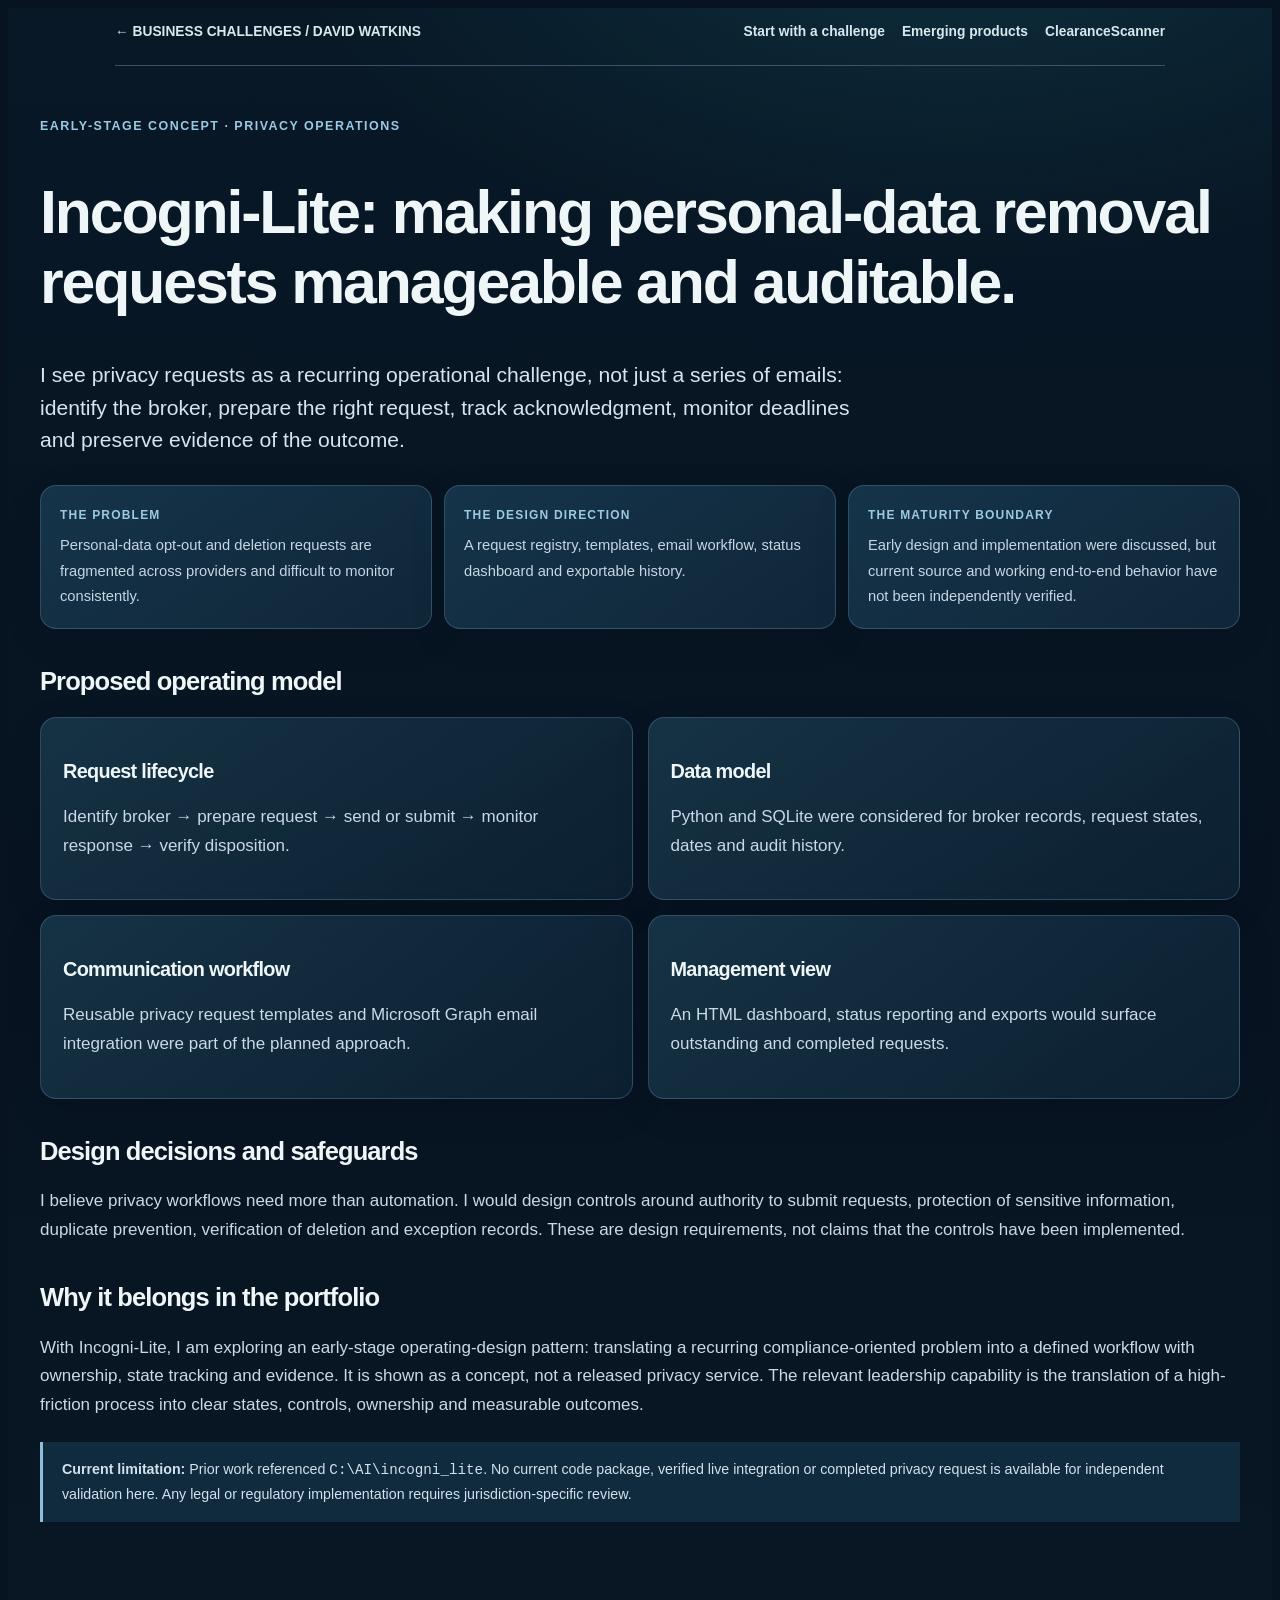
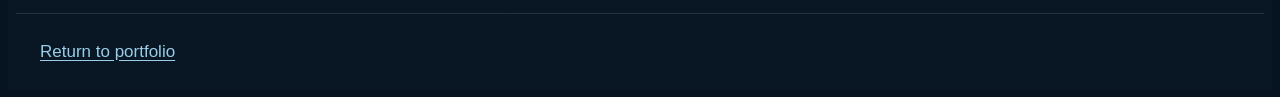
<file: case-studies/incogni-lite.html>
<!doctype html><html lang="en"><head><meta charset="utf-8"><meta name="viewport" content="width=device-width,initial-scale=1"><meta name="description" content="Incogni-Lite: early-stage privacy request workflow concept."><title>Incogni-Lite | Privacy Operations Concept</title><link rel="stylesheet" href="../assets/portfolio-polish.css"><style>body{font:17px/1.7 Arial,Helvetica,sans-serif}main,nav,footer{max-width:1050px;margin:auto;padding:24px}h1{font-size:clamp(2.2rem,5vw,3.8rem);line-height:1.12}h2{margin-top:38px}p,li{color:#c8d9e8}.eyebrow{color:#8bd0ff;text-transform:uppercase;font-size:.78rem;letter-spacing:.13em;font-weight:700}.grid{display:grid;grid-template-columns:repeat(2,minmax(0,1fr));gap:15px}.panel{background:#152a40;border:1px solid #405a72;border-radius:12px;padding:22px}@media(max-width:680px){.grid{grid-template-columns:1fr}}</style></head><body><nav class="portfolio-nav" aria-label="Portfolio navigation"><a href="../index.html#challenges">← BUSINESS CHALLENGES / DAVID WATKINS</a><span class="nav-links"><a href="../index.html#challenges">Start with a challenge</a><a href="../index.html#emerging">Emerging products</a><a href="clearance-scanner.html">ClearanceScanner</a></span></nav><main><div class="eyebrow">Early-stage concept · Privacy operations</div><h1>Incogni-Lite: making personal-data removal requests manageable and auditable.</h1><p class="story-deck">I see privacy requests as a recurring operational challenge, not just a series of emails: identify the broker, prepare the right request, track acknowledgment, monitor deadlines and preserve evidence of the outcome.</p><div class="story-arc"><article><strong>The problem</strong><p>Personal-data opt-out and deletion requests are fragmented across providers and difficult to monitor consistently.</p></article><article><strong>The design direction</strong><p>A request registry, templates, email workflow, status dashboard and exportable history.</p></article><article><strong>The maturity boundary</strong><p>Early design and implementation were discussed, but current source and working end-to-end behavior have not been independently verified.</p></article></div><h2>Proposed operating model</h2><div class="grid"><article class="panel"><h3>Request lifecycle</h3><p>Identify broker → prepare request → send or submit → monitor response → verify disposition.</p></article><article class="panel"><h3>Data model</h3><p>Python and SQLite were considered for broker records, request states, dates and audit history.</p></article><article class="panel"><h3>Communication workflow</h3><p>Reusable privacy request templates and Microsoft Graph email integration were part of the planned approach.</p></article><article class="panel"><h3>Management view</h3><p>An HTML dashboard, status reporting and exports would surface outstanding and completed requests.</p></article></div><h2>Design decisions and safeguards</h2><p>I believe privacy workflows need more than automation. I would design controls around authority to submit requests, protection of sensitive information, duplicate prevention, verification of deletion and exception records. These are design requirements, not claims that the controls have been implemented.</p><h2>Why it belongs in the portfolio</h2><p>With Incogni-Lite, I am exploring an early-stage operating-design pattern: translating a recurring compliance-oriented problem into a defined workflow with ownership, state tracking and evidence. It is shown as a concept, not a released privacy service. The relevant leadership capability is the translation of a high-friction process into clear states, controls, ownership and measurable outcomes.</p><div class="evidence-note"><strong>Current limitation:</strong> Prior work referenced <code>C:\AI\incogni_lite</code>. No current code package, verified live integration or completed privacy request is available for independent validation here. Any legal or regulatory implementation requires jurisdiction-specific review.</div></main><footer><a href="../index.html">Return to portfolio</a></footer></body></html>
</file>
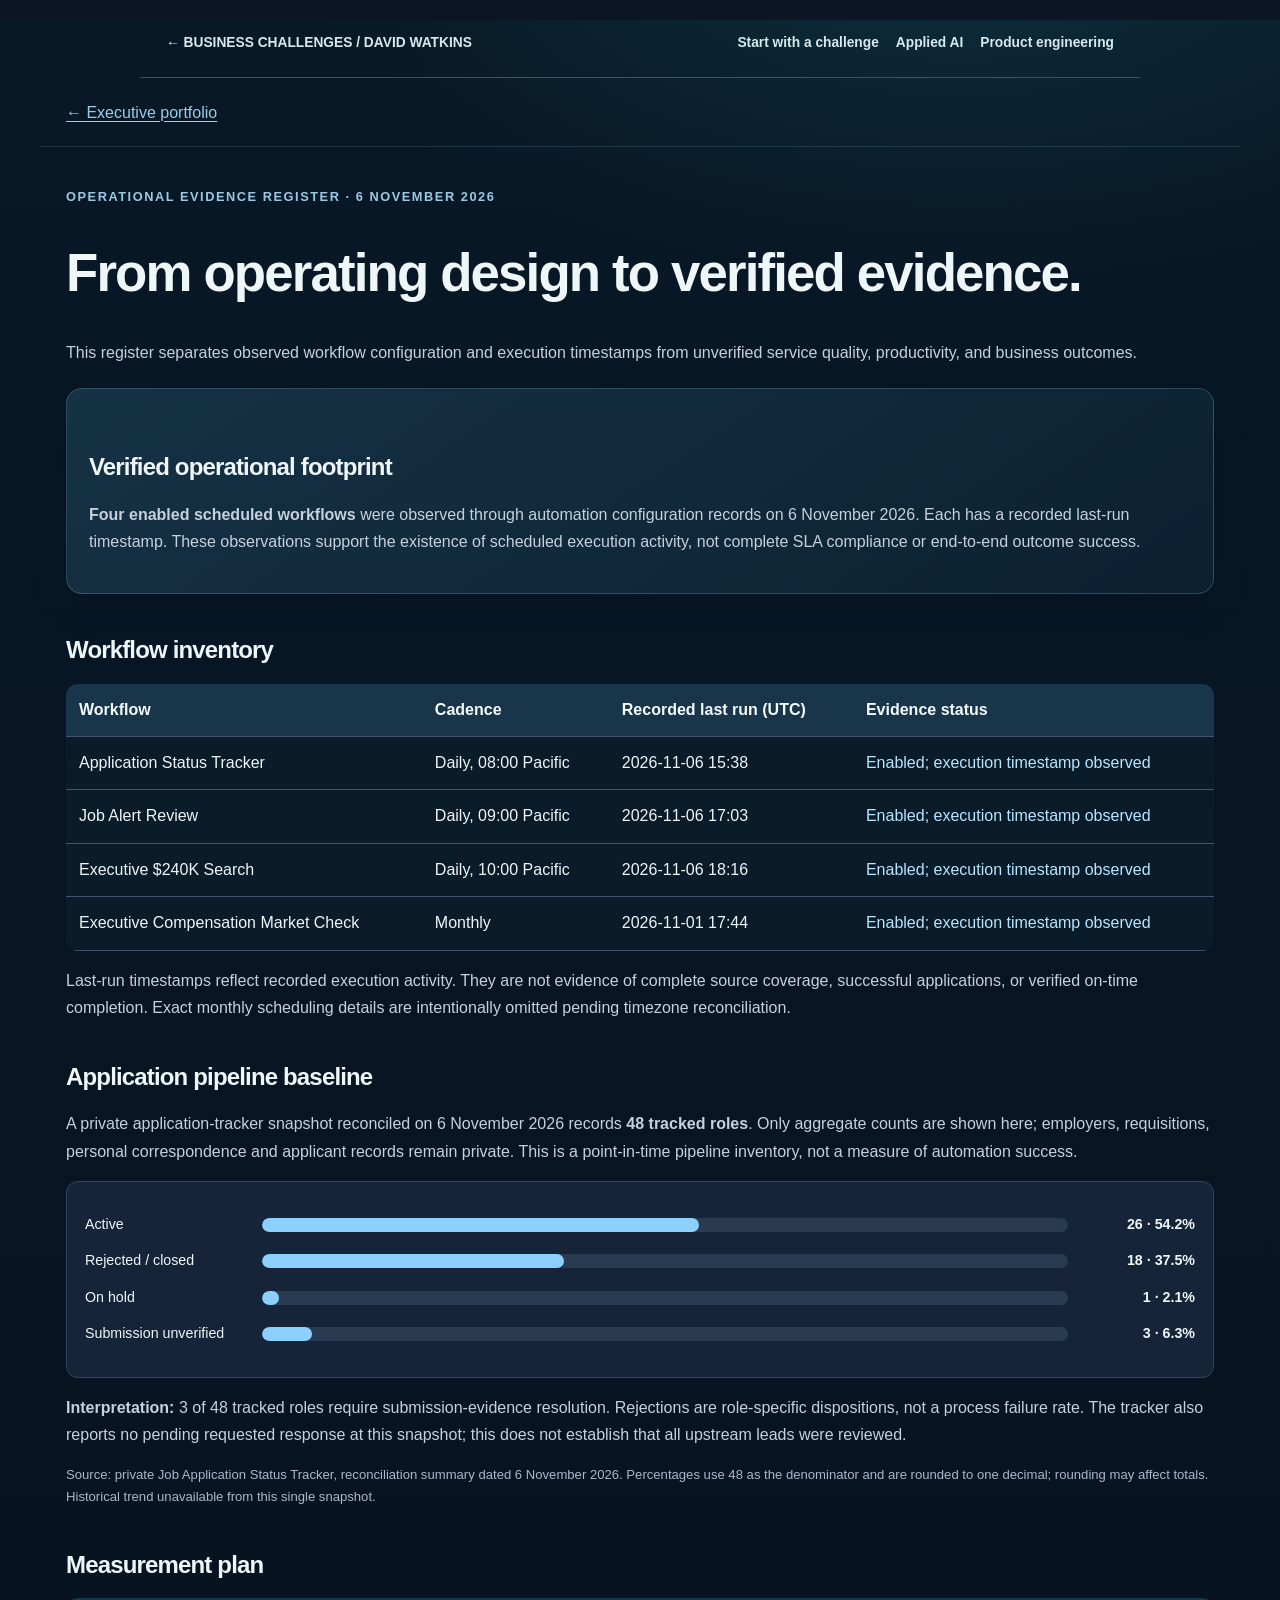
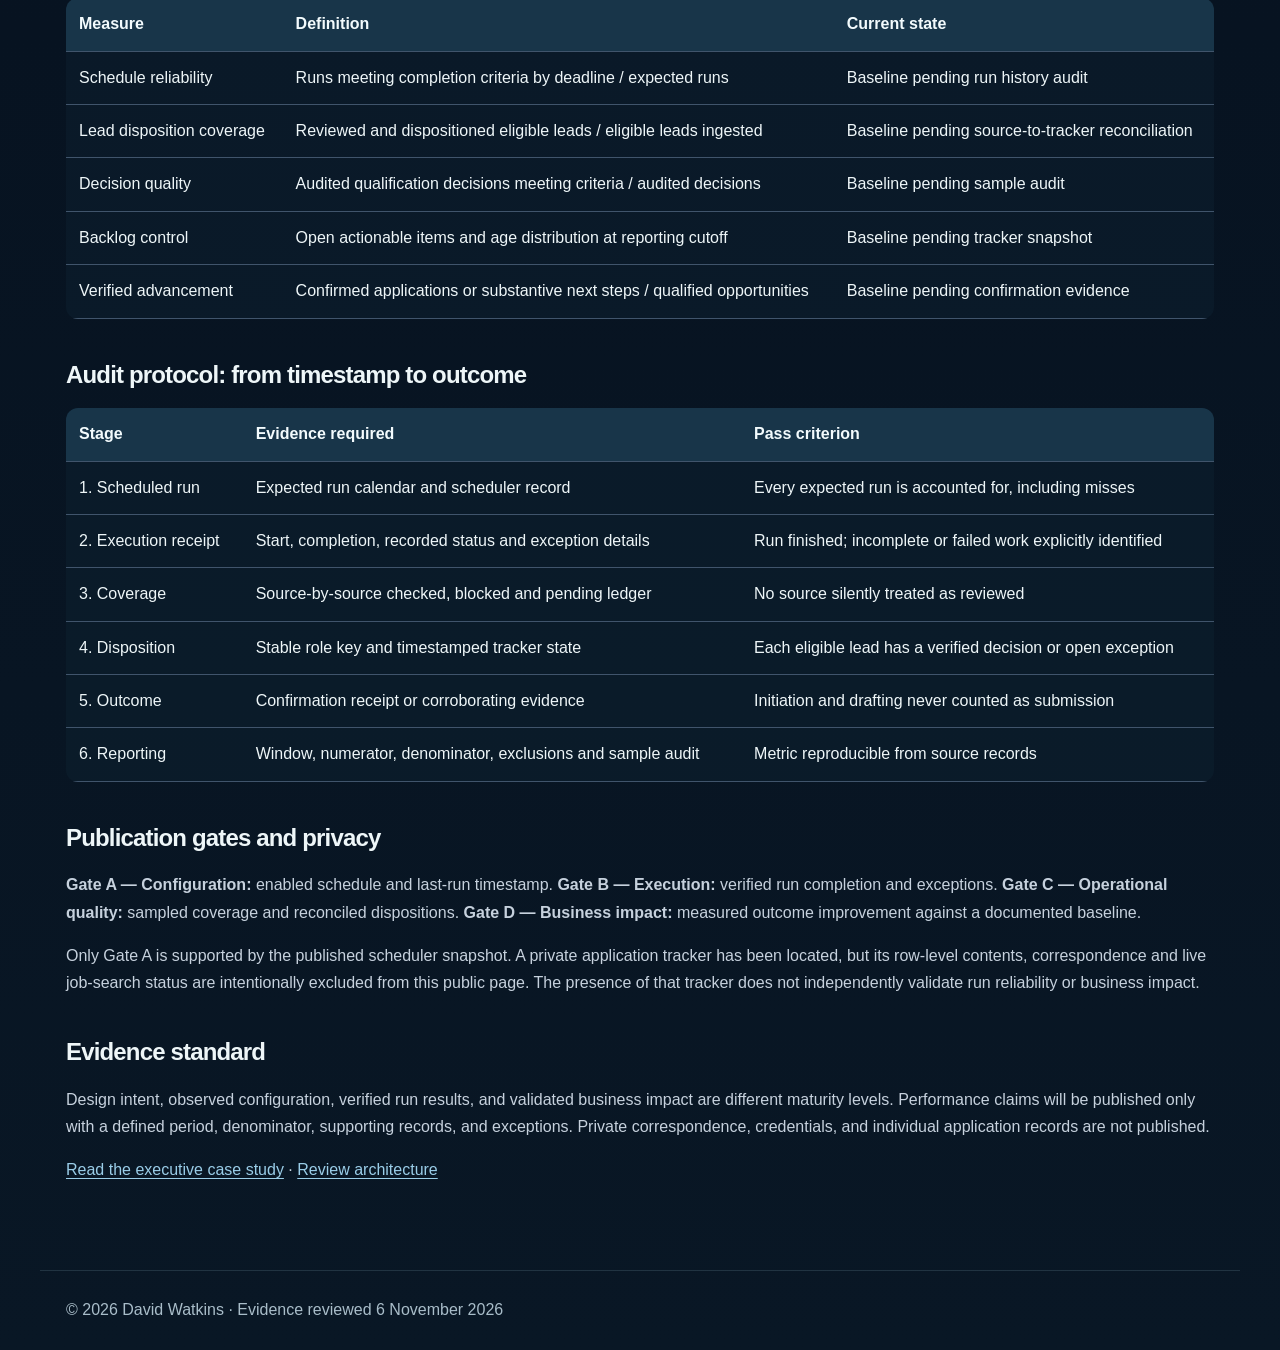
<file: docs/operational-evidence.html>
<!doctype html>
<html lang="en"><head><meta charset="utf-8"><meta name="viewport" content="width=device-width,initial-scale=1"><meta name="description" content="Evidence register and measurement plan for David Watkins' AI-assisted operations workflows."><title>Operational Evidence | David Watkins</title><style>
:root{font-family:Arial,Helvetica,sans-serif;color:#e8edf4;background:#0c1523}*{box-sizing:border-box}body{margin:0;line-height:1.65}main,header,footer{max-width:1000px;margin:auto;padding:26px}a{color:#8bd0ff}p,li{color:#c6d1dd}h1{font-size:clamp(2rem,5vw,3.3rem);line-height:1.13}h2{margin-top:42px}.eyebrow{color:#8bd0ff;letter-spacing:.1em;text-transform:uppercase;font-size:.8rem;font-weight:bold}.panel{background:#152439;border:1px solid #34465d;border-radius:12px;padding:22px;margin:22px 0}.table-wrap{overflow-x:auto}table{width:100%;border-collapse:collapse;min-width:620px}th,td{text-align:left;padding:13px;border-bottom:1px solid #40546b;vertical-align:top}th{color:#fff}.status{color:#b9e6ff}footer{border-top:1px solid #344153;margin-top:50px;color:#9aabc0}@media(max-width:600px){main,header,footer{padding:18px}}
.pipeline-bars{background:#152439;border:1px solid #34465d;border-radius:12px;padding:18px}.bar-row{display:grid;grid-template-columns:165px 1fr 115px;gap:12px;align-items:center;margin:13px 0;font-size:.89rem}.bar-row strong{text-align:right;font-variant-numeric:tabular-nums}.track{height:14px;background:#293b50;border-radius:20px;overflow:hidden}.fill{height:100%;background:#8bd0ff;border-radius:20px}.fine{font-size:.82rem;color:#a9b9ca}@media(max-width:600px){.bar-row{grid-template-columns:1fr 100px;gap:5px}.bar-row .track{grid-column:1 / -1;grid-row:2}.bar-row strong{grid-column:2;grid-row:1}}</style><link rel="stylesheet" href="../assets/portfolio-polish.css"></head><body><nav class="portfolio-nav" aria-label="Portfolio navigation" style="max-width:1000px;margin:20px auto 0;padding-left:26px;padding-right:26px"><a href="../index.html#challenges">← BUSINESS CHALLENGES / DAVID WATKINS</a><span class="nav-links"><a href="../index.html#challenges">Start with a challenge</a><a href="../index.html#work">Applied AI</a><a href="../index.html#clearclone">Product engineering</a></span></nav><header><a href="../index.html">← Executive portfolio</a></header><main><p class="eyebrow">Operational evidence register · 6 November 2026</p><h1>From operating design to verified evidence.</h1><p>This register separates observed workflow configuration and execution timestamps from unverified service quality, productivity, and business outcomes.</p><section class="panel"><h2>Verified operational footprint</h2><p><strong>Four enabled scheduled workflows</strong> were observed through automation configuration records on 6 November 2026. Each has a recorded last-run timestamp. These observations support the existence of scheduled execution activity, not complete SLA compliance or end-to-end outcome success.</p></section><section><h2>Workflow inventory</h2><div class="table-wrap"><table><thead><tr><th>Workflow</th><th>Cadence</th><th>Recorded last run (UTC)</th><th>Evidence status</th></tr></thead><tbody><tr><td>Application Status Tracker</td><td>Daily, 08:00 Pacific</td><td>2026-11-06 15:38</td><td class="status">Enabled; execution timestamp observed</td></tr><tr><td>Job Alert Review</td><td>Daily, 09:00 Pacific</td><td>2026-11-06 17:03</td><td class="status">Enabled; execution timestamp observed</td></tr><tr><td>Executive $240K Search</td><td>Daily, 10:00 Pacific</td><td>2026-11-06 18:16</td><td class="status">Enabled; execution timestamp observed</td></tr><tr><td>Executive Compensation Market Check</td><td>Monthly</td><td>2026-11-01 17:44</td><td class="status">Enabled; execution timestamp observed</td></tr></tbody></table></div><p>Last-run timestamps reflect recorded execution activity. They are not evidence of complete source coverage, successful applications, or verified on-time completion. Exact monthly scheduling details are intentionally omitted pending timezone reconciliation.</p></section><section><h2>Application pipeline baseline</h2><p>A private application-tracker snapshot reconciled on 6 November 2026 records <strong>48 tracked roles</strong>. Only aggregate counts are shown here; employers, requisitions, personal correspondence and applicant records remain private. This is a point-in-time pipeline inventory, not a measure of automation success.</p><div class="pipeline-bars" role="img" aria-label="48 tracked roles: 26 active, 18 rejected or closed, one on hold, three submission-unverified."><div class="bar-row"><span>Active</span><div class="track"><div class="fill" style="width:54.17%"></div></div><strong>26 · 54.2%</strong></div><div class="bar-row"><span>Rejected / closed</span><div class="track"><div class="fill" style="width:37.5%"></div></div><strong>18 · 37.5%</strong></div><div class="bar-row"><span>On hold</span><div class="track"><div class="fill" style="width:2.08%"></div></div><strong>1 · 2.1%</strong></div><div class="bar-row"><span>Submission unverified</span><div class="track"><div class="fill" style="width:6.25%"></div></div><strong>3 · 6.3%</strong></div></div><p><strong>Interpretation:</strong> 3 of 48 tracked roles require submission-evidence resolution. Rejections are role-specific dispositions, not a process failure rate. The tracker also reports no pending requested response at this snapshot; this does not establish that all upstream leads were reviewed.</p><p class="fine">Source: private Job Application Status Tracker, reconciliation summary dated 6 November 2026. Percentages use 48 as the denominator and are rounded to one decimal; rounding may affect totals. Historical trend unavailable from this single snapshot.</p></section><section><h2>Measurement plan</h2><div class="table-wrap"><table><thead><tr><th>Measure</th><th>Definition</th><th>Current state</th></tr></thead><tbody><tr><td>Schedule reliability</td><td>Runs meeting completion criteria by deadline / expected runs</td><td>Baseline pending run history audit</td></tr><tr><td>Lead disposition coverage</td><td>Reviewed and dispositioned eligible leads / eligible leads ingested</td><td>Baseline pending source-to-tracker reconciliation</td></tr><tr><td>Decision quality</td><td>Audited qualification decisions meeting criteria / audited decisions</td><td>Baseline pending sample audit</td></tr><tr><td>Backlog control</td><td>Open actionable items and age distribution at reporting cutoff</td><td>Baseline pending tracker snapshot</td></tr><tr><td>Verified advancement</td><td>Confirmed applications or substantive next steps / qualified opportunities</td><td>Baseline pending confirmation evidence</td></tr></tbody></table></div></section><section><h2>Audit protocol: from timestamp to outcome</h2><div class="table-wrap"><table><thead><tr><th>Stage</th><th>Evidence required</th><th>Pass criterion</th></tr></thead><tbody><tr><td>1. Scheduled run</td><td>Expected run calendar and scheduler record</td><td>Every expected run is accounted for, including misses</td></tr><tr><td>2. Execution receipt</td><td>Start, completion, recorded status and exception details</td><td>Run finished; incomplete or failed work explicitly identified</td></tr><tr><td>3. Coverage</td><td>Source-by-source checked, blocked and pending ledger</td><td>No source silently treated as reviewed</td></tr><tr><td>4. Disposition</td><td>Stable role key and timestamped tracker state</td><td>Each eligible lead has a verified decision or open exception</td></tr><tr><td>5. Outcome</td><td>Confirmation receipt or corroborating evidence</td><td>Initiation and drafting never counted as submission</td></tr><tr><td>6. Reporting</td><td>Window, numerator, denominator, exclusions and sample audit</td><td>Metric reproducible from source records</td></tr></tbody></table></div></section>
<section><h2>Publication gates and privacy</h2><p><strong>Gate A — Configuration:</strong> enabled schedule and last-run timestamp. <strong>Gate B — Execution:</strong> verified run completion and exceptions. <strong>Gate C — Operational quality:</strong> sampled coverage and reconciled dispositions. <strong>Gate D — Business impact:</strong> measured outcome improvement against a documented baseline.</p><p>Only Gate A is supported by the published scheduler snapshot. A private application tracker has been located, but its row-level contents, correspondence and live job-search status are intentionally excluded from this public page. The presence of that tracker does not independently validate run reliability or business impact.</p></section><section><h2>Evidence standard</h2><p>Design intent, observed configuration, verified run results, and validated business impact are different maturity levels. Performance claims will be published only with a defined period, denominator, supporting records, and exceptions. Private correspondence, credentials, and individual application records are not published.</p><p><a href="../case-studies/agentic-job-search.html">Read the executive case study</a> · <a href="ARCHITECTURE.md">Review architecture</a></p></section></main><footer>© 2026 David Watkins · Evidence reviewed 6 November 2026</footer></body></html>
</file>
<file: assets/portfolio-polish.css>
/* Shared editorial polish across the portfolio */
:root{--portfolio-bg:#091321;--portfolio-panel:#13263d;--portfolio-line:#344d65;--portfolio-accent:#8bd0ff}
html{scroll-behavior:smooth}body{background:var(--portfolio-bg);color:#edf5fc;-webkit-font-smoothing:antialiased}a{text-underline-offset:3px}a:hover{color:#c4ebff}a:focus-visible{outline:3px solid #8bd0ff;outline-offset:4px}
h1,h2,h3{letter-spacing:-.025em}h2{line-height:1.22}p,li{line-height:1.72}
.portfolio-nav{display:flex;justify-content:space-between;align-items:center;gap:18px;flex-wrap:wrap;padding:12px 0 22px;border-bottom:1px solid #3b5269;margin-bottom:26px}.portfolio-nav a{font-size:.86rem;font-weight:700;text-decoration:none}.portfolio-nav .nav-links{display:flex;gap:17px;flex-wrap:wrap}
.story-kicker{font-size:.75rem;letter-spacing:.15em;text-transform:uppercase;color:#8bd0ff;font-weight:800;margin-bottom:8px}
.story-deck{font-size:clamp(1.1rem,2vw,1.32rem);line-height:1.55;max-width:810px;color:#d6e4f1}
.story-arc{display:grid;grid-template-columns:repeat(3,minmax(0,1fr));gap:12px;margin:28px 0 30px}.story-arc article{background:#152a40;border:1px solid #405a72;border-radius:11px;padding:19px}.story-arc strong{display:block;color:#8bd0ff;font-size:.75rem;text-transform:uppercase;letter-spacing:.1em;margin-bottom:8px}.story-arc p{margin:0;font-size:.92rem;color:#c5d6e5}
.evidence-note{border-left:3px solid #8bd0ff;background:#152a40;padding:15px 19px;margin:22px 0;color:#d1e1ee;font-size:.89rem}
.next-case{margin-top:40px;padding:22px;border:1px solid #42607a;border-radius:11px;background:#14293f}.next-case a{font-weight:700}
@media(max-width:700px){.story-arc{grid-template-columns:1fr}.portfolio-nav{align-items:flex-start}.portfolio-nav .nav-links{gap:12px}}
@media(prefers-reduced-motion:reduce){html{scroll-behavior:auto}}

/* Portfolio-wide product storytelling and accessibility */
.project-collection{margin:48px 0 28px;padding-top:28px;border-top:1px solid var(--portfolio-line)}
.project-collection .collection-lead{max-width:780px;color:#c9d9e8}
.project-grid{display:grid;grid-template-columns:repeat(2,minmax(0,1fr));gap:17px;margin:22px 0}
.project-card{background:linear-gradient(145deg,#172f47,#102338);border:1px solid #415b73;border-radius:14px;padding:24px;transition:border-color .18s ease,transform .18s ease}
.project-card:hover{border-color:#8bd0ff;transform:translateY(-2px)}
.project-card h3{margin:8px 0;font-size:1.35rem}
.project-card p{color:#cbdbe8}
.project-card a{font-weight:700}
.project-stage{display:block;font-size:.75rem;text-transform:uppercase;letter-spacing:.12em;color:#8bd0ff;font-weight:800}
.story-proof{border-left:3px solid #8bd0ff;padding:15px 20px;background:#14293f;margin:25px 0;color:#d5e4f1}
@media(max-width:700px){.project-grid{grid-template-columns:1fr}.project-card{padding:20px}}
@media(prefers-reduced-motion:reduce){.project-card{transition:none}.project-card:hover{transform:none}}


/* Executive visual system — restrained editorial contrast, shared across all pages */
:root{--portfolio-bg:#071321;--portfolio-panel:#10263a;--portfolio-line:#304d62;--portfolio-accent:#8bbfdb;--accent:#8bbfdb;--bg:#071321;--surface:#10263a;--surface2:#173249;--line:#304d62}
html{background:#071321}
body{background:radial-gradient(ellipse 70% 440px at 75% -70px,rgba(29,111,125,.24),transparent 75%),linear-gradient(180deg,#081826 0%,#071321 55%,#091725 100%) !important;color:#eef6f8;font-family:Inter,"Aptos","Segoe UI",Arial,sans-serif !important;font-size:16px}
body a{color:#9acde8}
body a:hover{color:#d7ecff}
body :is(h1,h2,h3){letter-spacing:-.035em;line-height:1.15;text-wrap:balance}
body h1{font-weight:760}
body h2{font-weight:730}
body :is(p,li){line-height:1.7}
body :is(.eyebrow,.story-kicker,.project-stage){color:#9bc9e3;letter-spacing:.12em}
body :is(header,main,footer){width:min(100%,1200px);max-width:1200px}
body header{border-bottom:1px solid rgba(155,202,216,.16);padding-top:22px;padding-bottom:20px}
body header nav,body .portfolio-nav{gap:clamp(9px,1.7vw,22px)}
body header nav a,body .portfolio-nav a{color:#d7e9ec;font-weight:650;transition:color .2s}
body header nav a:hover,body .portfolio-nav a:hover{color:#d5eaff}
body .wordmark{font-weight:800;letter-spacing:.17em;color:#f4fbff}
body :is(.hero,.section){scroll-margin-top:22px}
body .hero{isolation:isolate}
body .hero h1{font-size:clamp(2.65rem,5.3vw,4.9rem);max-width:960px;line-height:1.09}
body .hero :is(.lead,.intro,.lede){max-width:820px}
body .hero em{font-style:normal;color:#a7cce6}
body .hero:after{pointer-events:none}
body :is(.actions a,.links a,.button,.btn){border-radius:10px;transition:transform .2s,border-color .2s,background .2s}
body :is(.actions a,.links a):hover{transform:translateY(-1px)}
body .actions .primary{background:#a8cfe8;color:#10293c;border-color:#a8cfe8;font-weight:800}
body .actions .secondary{border-color:#628995;color:#e9f7f7}
body :is(.challenge-item,.challenge-path,.project-card,.stat,.panel,.subpanel,.competency-card,.story,.chapter,.story-arc article,.steps article,.summary-grid article,.metric,.example,.next-case){border-color:rgba(137,191,206,.25);box-shadow:0 12px 38px rgba(0,0,0,.11)}
body :is(.challenge-item,.project-card,.stat,.panel,.subpanel,.competency-card,.story,.chapter,.story-arc article,.steps article,.summary-grid article,.metric,.example,.next-case){background:linear-gradient(145deg,rgba(23,52,71,.94),rgba(12,33,50,.96));border-radius:16px}
body :is(.challenge-item,.story,.chapter,.project-card){transition:border-color .2s,box-shadow .2s}
body :is(.challenge-item,.story,.chapter,.project-card):hover{border-color:rgba(137,224,208,.55);box-shadow:0 15px 38px rgba(0,0,0,.16)}
body :is(.challenge-item,.story,.chapter) summary{cursor:pointer}
body :is(.challenge-item,.challenge-path,.story,.chapter) summary:focus-visible{outline:3px solid #a8cfe8;outline-offset:3px}
body .challenge-path{background:#102a3c;border-color:#3e6472}
body .challenge-path summary:after{color:#a7cce6}
body :is(.stat strong,.measure strong){letter-spacing:-.04em}
body :is(.story-proof,.evidence-note,.notice){background:#102b3d;border-left-color:#8bbfdb}
body :is(.project-card,.story-arc article){background:linear-gradient(145deg,#153449,#102639)}
body :is(.story-arc strong,.project-stage){color:#9bc9e3}
body :is(.challenge-footer,.challenge-deeper,.portfolio-return){border-color:rgba(137,191,206,.25)}
body footer{color:#a9bdc9;border-top:1px solid rgba(155,202,216,.16);margin-top:45px}
body table{border-color:#3a5a6b}
body th{background:#183549;color:#f3fbfd}
body td{background:rgba(14,34,49,.45)}
body .table-wrap{border-radius:12px}
body ::selection{background:#276a72;color:white}
@media(min-width:1000px){body .hero{padding-top:82px;padding-bottom:65px}body .section{padding-top:55px;padding-bottom:55px}}
@media(max-width:720px){body :is(header,main,footer){padding-left:20px;padding-right:20px}body header{gap:16px}body header nav{gap:10px 17px}body header nav a{font-size:.82rem}body .hero{padding-top:42px}body .hero h1{font-size:clamp(2.3rem,9vw,3.5rem)}body :is(.challenge-item,.project-card,.stat,.panel,.subpanel){border-radius:13px}}
@media(prefers-reduced-motion:reduce){body :is(.actions a,.links a,.challenge-item,.story,.chapter,.project-card){transition:none!important;transform:none!important}}

/* Homepage identity: intentional initials until an approved high-resolution portrait is supplied */
body .executive-hero{min-height:530px;padding-right:clamp(0px,24vw,290px)}
body .executive-identity{position:absolute;right:8px;top:75px;width:clamp(190px,22vw,262px);aspect-ratio:4/5;border-radius:28px;border:1px solid rgba(154,223,216,.38);background:radial-gradient(circle at 50% 33%,rgba(83,179,173,.27),transparent 54%),linear-gradient(155deg,#173b4c,#0a1b2c);box-shadow:0 25px 80px rgba(0,0,0,.3),inset 0 1px rgba(255,255,255,.13);display:flex;align-items:center;justify-content:center;flex-direction:column;gap:23px;overflow:hidden}
body .executive-identity:before{content:"";position:absolute;inset:10px;border:1px solid rgba(164,222,217,.13);border-radius:20px;pointer-events:none}
body .executive-monogram{display:grid;place-items:center;width:112px;height:112px;border-radius:50%;border:1px solid #7ca9c8;background:linear-gradient(145deg,#25596a,#123143);font-size:2.5rem;letter-spacing:-.07em;font-weight:750;color:#e9fbf8}
body .executive-identity-caption{font-size:.78rem;letter-spacing:.14em;font-weight:800;text-align:center;color:#f2fbfb;line-height:1.7}
body .executive-identity-caption small{font-size:.67rem;letter-spacing:.025em;font-weight:500;color:#b6d1d8}
body header .nav-contact{padding:7px 14px;border:1px solid #6b8da8;border-radius:999px;color:#c7e5f6}
@media(max-width:850px){body .executive-hero{padding-right:0;min-height:0}body .executive-identity{position:relative;right:auto;top:auto;float:right;width:150px;aspect-ratio:1;margin:0 0 18px 22px;border-radius:18px;gap:8px}body .executive-monogram{width:65px;height:65px;font-size:1.6rem}body .executive-identity-caption{font-size:.57rem}body .executive-identity-caption small{display:none}}
@media(max-width:540px){body .executive-identity{float:none;width:100%;height:104px;aspect-ratio:auto;margin:0 0 24px;flex-direction:row;gap:18px}body .executive-identity-caption{text-align:left;font-size:.72rem}body .executive-identity-caption small{display:block;font-size:.6rem}body .executive-monogram{flex:0 0 64px}}

/* Cooler executive accent: steel blue instead of seafoam */
body .executive-identity{border-color:rgba(146,191,221,.42);background:radial-gradient(circle at 50% 33%,rgba(83,143,185,.23),transparent 54%),linear-gradient(155deg,#17354e,#0a1b2c)}
body .executive-monogram{border-color:#7ca9c8;background:linear-gradient(145deg,#244b6a,#123143)}
body .actions .primary{background:#a8cfe8;color:#10293c;border-color:#a8cfe8}
body header .nav-contact{border-color:#6b8da8;color:#c7e5f6}

/* Original executive headshot from repository */
body .executive-identity-photo{justify-content:flex-end;gap:0;background:#10283b}
body .executive-identity-photo:before{z-index:2}
body .executive-identity-photo img{position:absolute;inset:0;width:100%;height:100%;object-fit:cover;object-position:center 34%;display:block}
body .executive-identity-photo .executive-identity-caption{position:relative;z-index:3;width:100%;padding:35px 12px 20px;background:linear-gradient(transparent,rgba(4,18,31,.95));text-shadow:0 2px 10px #061522}
body .career-photo-hero{position:relative;padding-right:clamp(0px,22vw,240px)}
body .career-portrait{position:absolute;right:0;top:34px;width:clamp(150px,18vw,205px);height:clamp(150px,18vw,205px);object-fit:cover;object-position:center 35%;border-radius:50%;border:3px solid #729ebd;box-shadow:0 18px 55px rgba(0,0,0,.28)}
body .contact-portrait{float:right;width:92px;height:92px;object-fit:cover;object-position:center 35%;border-radius:50%;border:2px solid #729ebd;margin:0 0 12px 24px}
@media(max-width:850px){body .executive-identity-photo .executive-identity-caption{padding:15px 8px 9px;font-size:.55rem}body .career-photo-hero{padding-right:0}body .career-portrait{position:relative;float:right;top:auto;right:auto;width:128px;height:128px;margin:0 0 15px 20px}}
@media(max-width:540px){body .executive-identity-photo{height:220px;justify-content:flex-end;align-items:flex-end}body .executive-identity-photo img{object-position:center 34%}body .executive-identity-photo .executive-identity-caption{width:auto;min-width:55%;padding:24px 16px 16px;text-align:right;font-size:.7rem}body .career-portrait{width:100px;height:100px}body .contact-portrait{width:72px;height:72px}}

/* Portrait framing correction: prioritize full head over filling the card */
body .executive-identity-photo img{object-fit:contain;object-position:center top;background:#10283b}
body .career-portrait,body .contact-portrait{object-fit:contain;object-position:center top;background:#10283b}
@media(max-width:850px){body .executive-identity-photo img{object-fit:contain;object-position:center top}}
@media(max-width:540px){body .executive-identity-photo img{object-fit:contain;object-position:center top}}

/* Executive narrative path: clear story entry, scan-friendly cases, progressive disclosure */
html{scroll-behavior:smooth;scroll-padding-top:85px}
body .story-journey{border-top:1px solid rgba(141,178,205,.22);border-bottom:1px solid rgba(141,178,205,.22);padding-top:clamp(36px,5vw,68px);padding-bottom:clamp(36px,5vw,68px)}
body .journey-grid{display:grid;grid-template-columns:repeat(3,minmax(0,1fr));gap:18px;margin:26px 0}
body .journey-card{display:flex;flex-direction:column;align-items:flex-start;gap:12px;padding:26px 22px;border:1px solid rgba(141,178,205,.28);border-radius:16px;background:linear-gradient(155deg,rgba(40,75,104,.43),rgba(11,28,47,.7));box-shadow:0 12px 30px rgba(0,0,0,.13)}
body .journey-card h3{margin:0;font-size:clamp(1.15rem,1.7vw,1.42rem);line-height:1.3;color:#f3f7fb}
body .journey-card p{margin:0 0 8px;line-height:1.6;flex:1}
body .journey-card a{font-weight:700;color:#a7d4f4;text-underline-offset:4px}
body .journey-number{font-size:.74rem;letter-spacing:.1em;text-transform:uppercase;font-weight:750;color:#9bbfd9}
body .journey-next{display:flex;gap:12px;flex-wrap:wrap;align-items:center;margin-top:24px}
body .journey-next a{display:inline-block;padding:11px 17px;border-radius:9px;text-decoration:none;font-weight:700;border:1px solid #769bb7;color:#e5f2fb}
body .journey-next a.primary{background:#456f93;border-color:#769bb7;color:white}
body .journey-card:focus-within{outline:2px solid #a7d4f4;outline-offset:3px}
@media(max-width:850px){body .journey-grid{grid-template-columns:1fr}body .journey-card{padding:20px}body .journey-next{align-items:stretch}body .journey-next a{text-align:center}}

/* Original Pacific Northwest LinkedIn backdrop: restrained executive hero treatment */
body .executive-hero{isolation:isolate;border-radius:16px;padding:clamp(34px,5vw,68px) clamp(22px,4vw,48px) clamp(32px,4vw,52px);margin:22px 0 14px;background-image:linear-gradient(90deg,rgba(6,19,33,.96) 0%,rgba(6,19,33,.92) 38%,rgba(7,22,38,.82) 68%,rgba(8,23,39,.66) 100%),url("../Misty%20Mountain%20Valley%20at%20Golden%20Hour.png");background-size:cover;background-position:center 49%;border:1px solid rgba(145,181,207,.28);box-shadow:0 22px 55px rgba(0,0,0,.18)}
body .executive-hero:after{opacity:.3}
body .executive-hero h1,body .executive-hero .lead,body .executive-hero .intro,body .executive-hero .eyebrow,body .executive-hero .actions,body .executive-hero .hero-proof{position:relative;z-index:1}
body .executive-hero .lead{color:#e4edf5}
body .executive-hero .intro{color:#d4e0ea}
@media(max-width:850px){body .executive-hero{background-image:linear-gradient(90deg,rgba(6,19,33,.95),rgba(6,19,33,.86)),url("../Misty%20Mountain%20Valley%20at%20Golden%20Hour.png");background-position:55% center}}
@media(max-width:540px){body .executive-hero{padding:28px 18px 30px;margin:12px 0;border-radius:12px;background-image:linear-gradient(180deg,rgba(6,19,33,.93),rgba(6,19,33,.87)),url("../Misty%20Mountain%20Valley%20at%20Golden%20Hour.png");background-position:58% center}}
@media(prefers-reduced-motion:reduce){html{scroll-behavior:auto}}

/* PNW visual continuity: quiet story transition and closing invitation */
body .story-journey{position:relative;isolation:isolate}
body .story-journey:before{content:"";position:absolute;inset:0 0 auto;height:5px;background:linear-gradient(90deg,transparent,rgba(142,184,213,.65),transparent);pointer-events:none}
body .contact-section{position:relative;isolation:isolate;overflow:hidden;border:1px solid rgba(145,181,207,.3);border-radius:16px;margin:38px 0 24px;padding:clamp(30px,4vw,52px);background-image:linear-gradient(90deg,rgba(6,19,33,.97) 0%,rgba(6,19,33,.94) 45%,rgba(6,19,33,.77) 100%),url("../Misty%20Mountain%20Valley%20at%20Golden%20Hour.png");background-size:cover;background-position:center 58%;box-shadow:0 18px 45px rgba(0,0,0,.16)}
body .contact-section h2,body .contact-section .section-intro,body .contact-section .eyebrow,body .contact-section .contact-actions,body .contact-section .fine{position:relative;z-index:1}
body .contact-section .section-intro{color:#e0eaf2}
body .contact-section .fine{color:#c6d7e4}
body .contact-section .fine a{color:#b5dfff}
@media(max-width:850px){body .contact-section{background-image:linear-gradient(90deg,rgba(6,19,33,.95),rgba(6,19,33,.84)),url("../Misty%20Mountain%20Valley%20at%20Golden%20Hour.png")}}
@media(max-width:540px){body .contact-section{padding:28px 19px;border-radius:12px;background-image:linear-gradient(180deg,rgba(6,19,33,.96),rgba(6,19,33,.88)),url("../Misty%20Mountain%20Valley%20at%20Golden%20Hour.png");background-position:60% center}}
</file>
